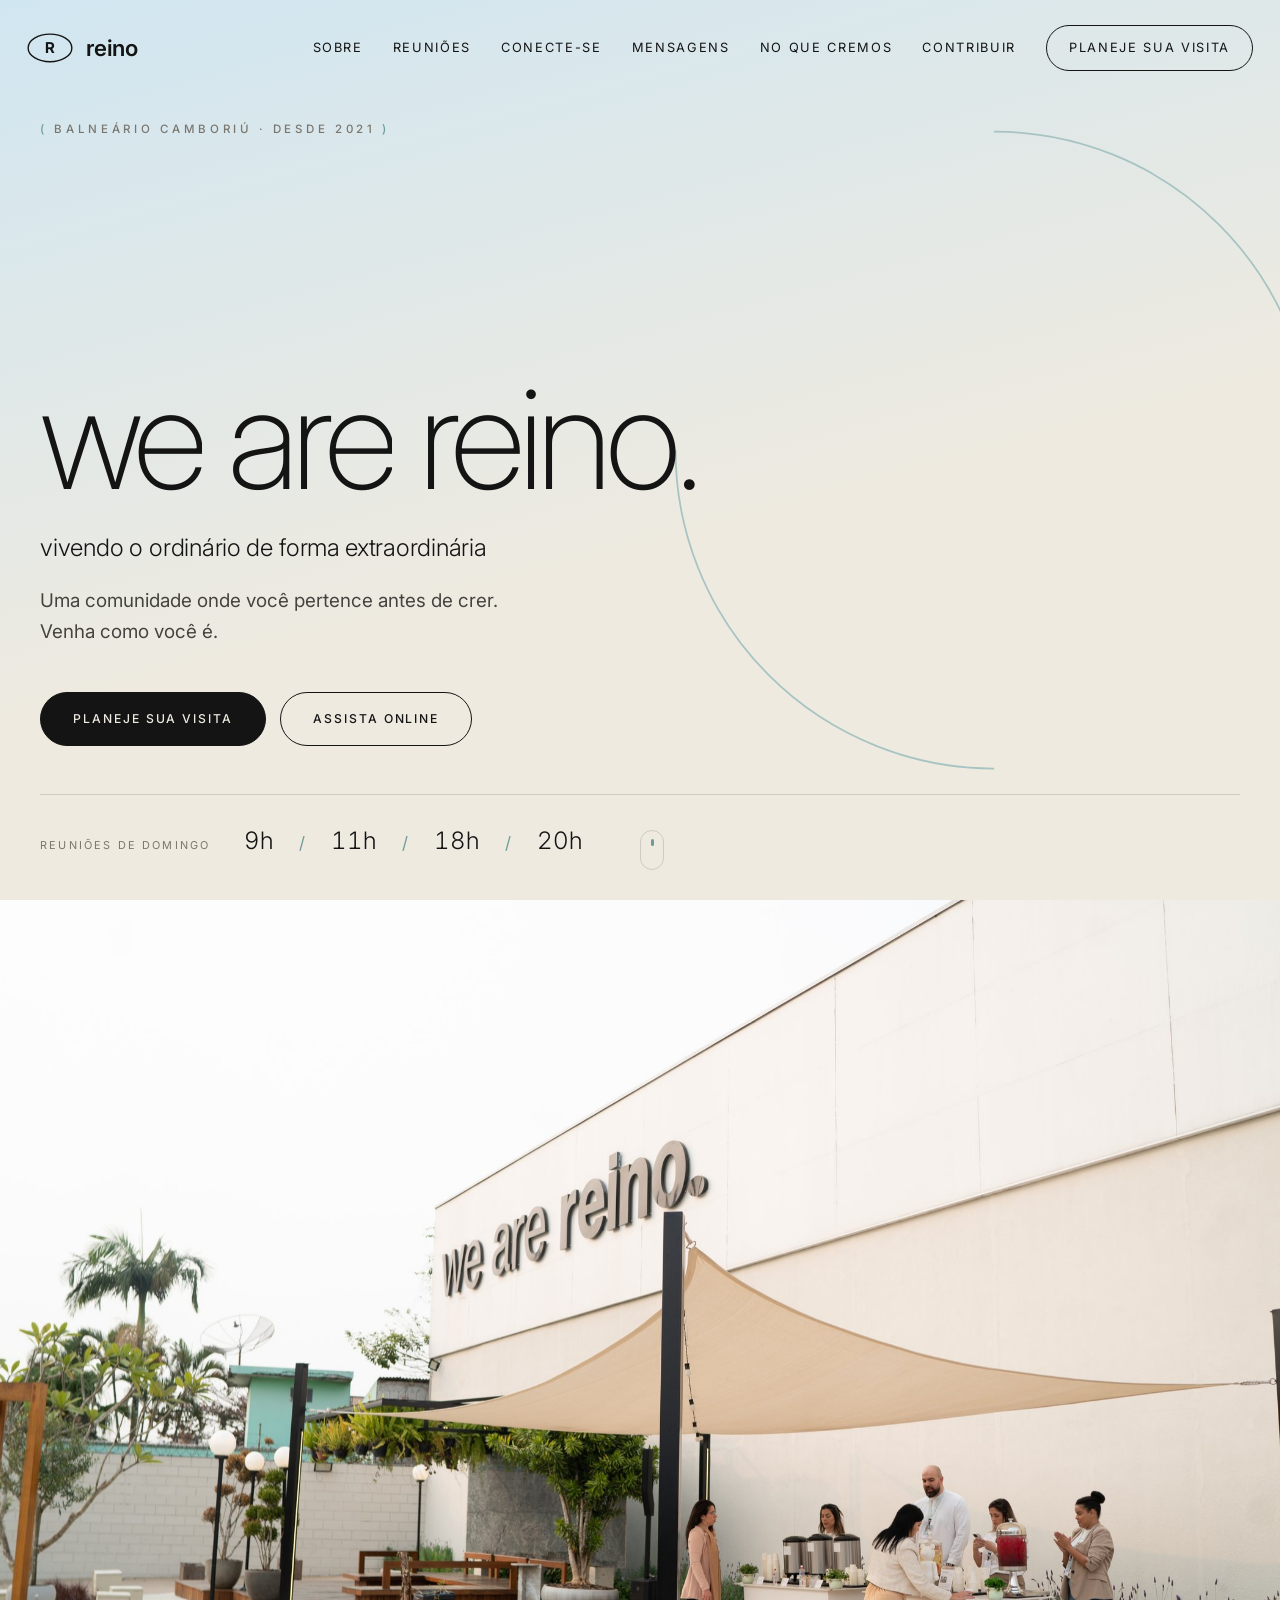
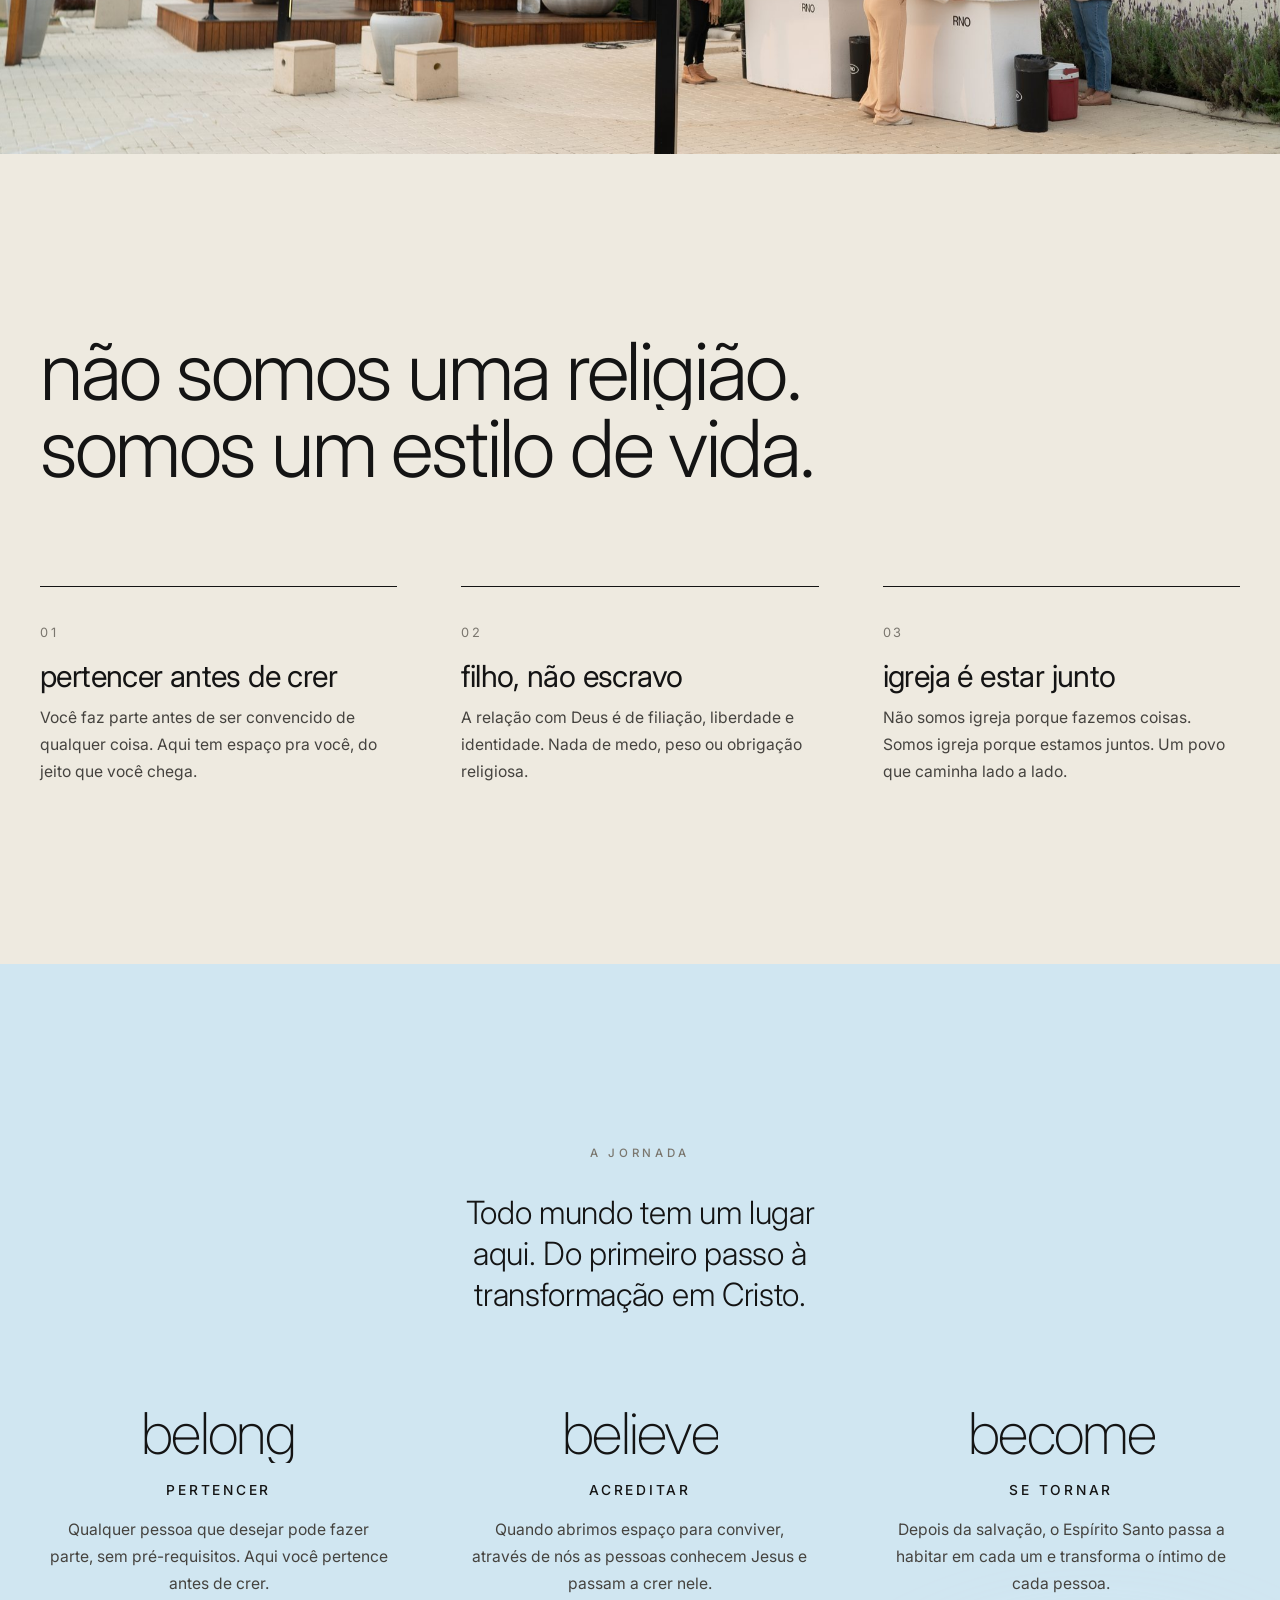
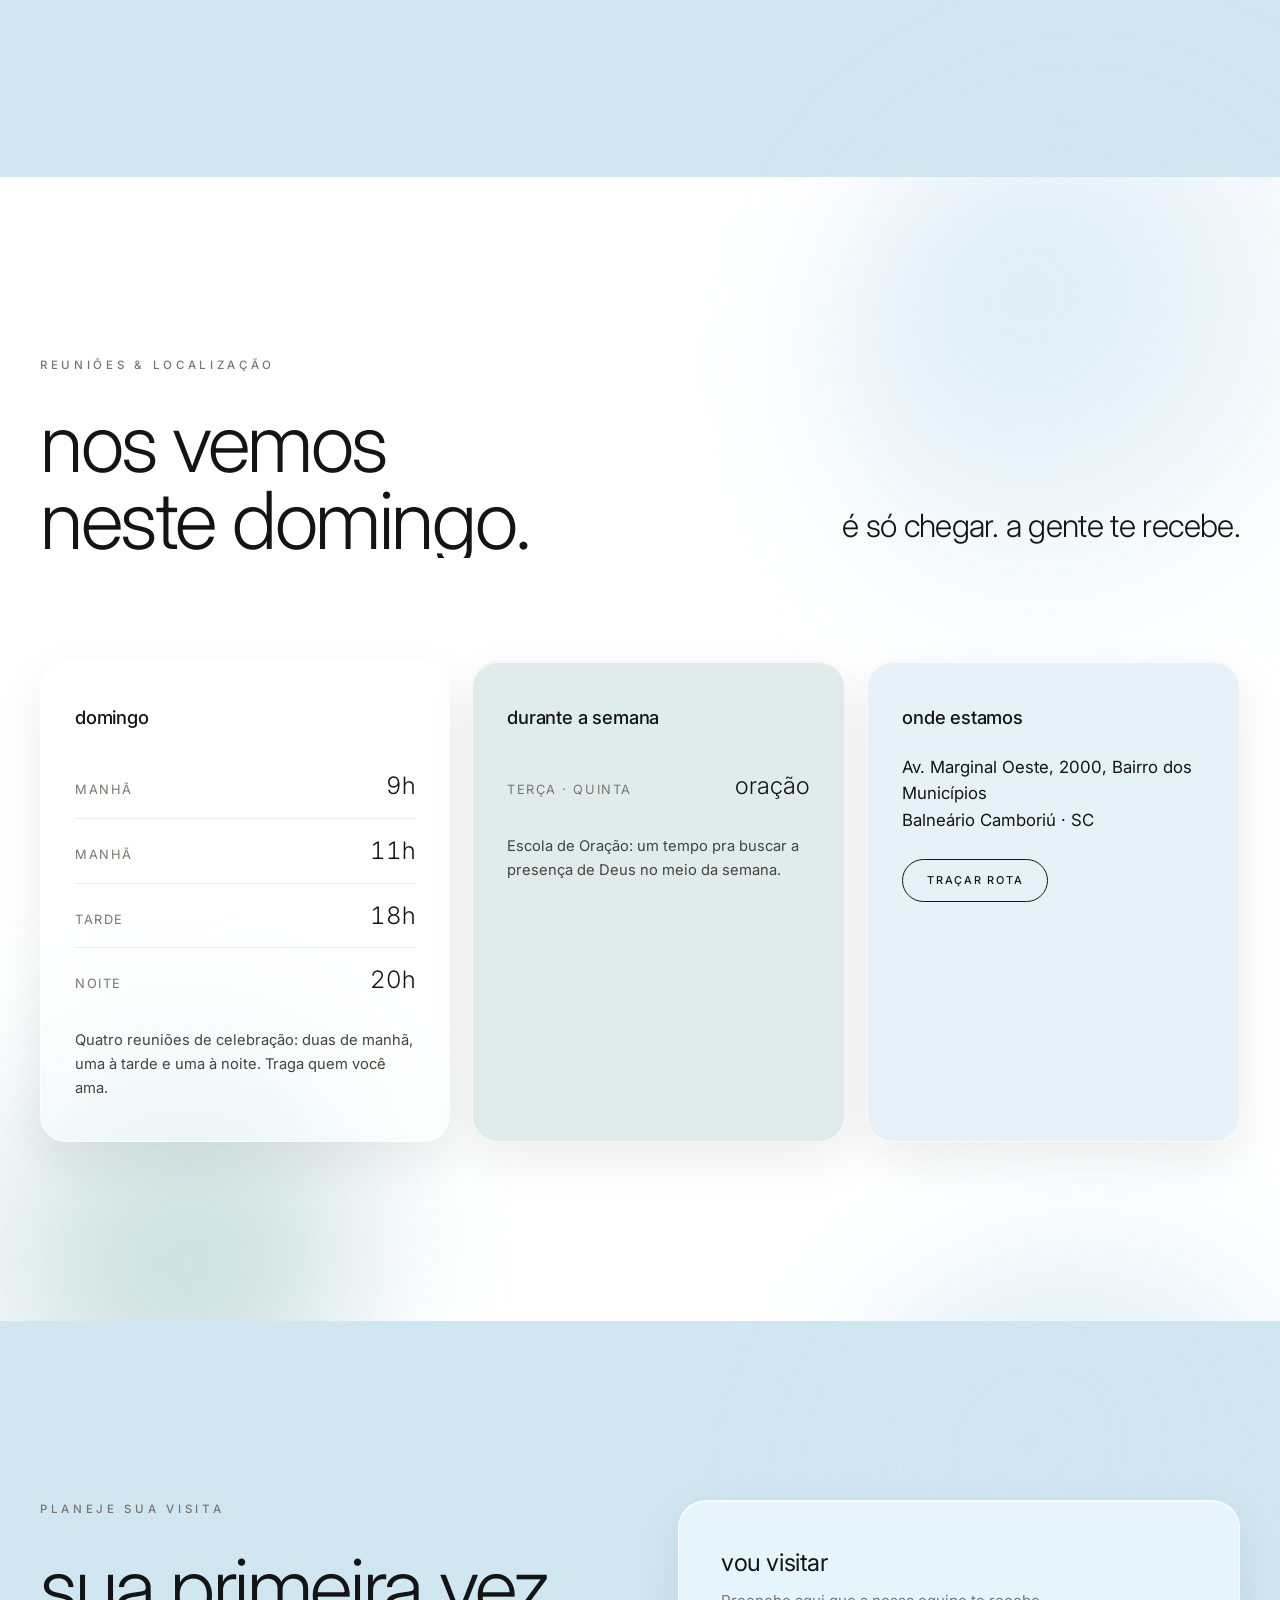
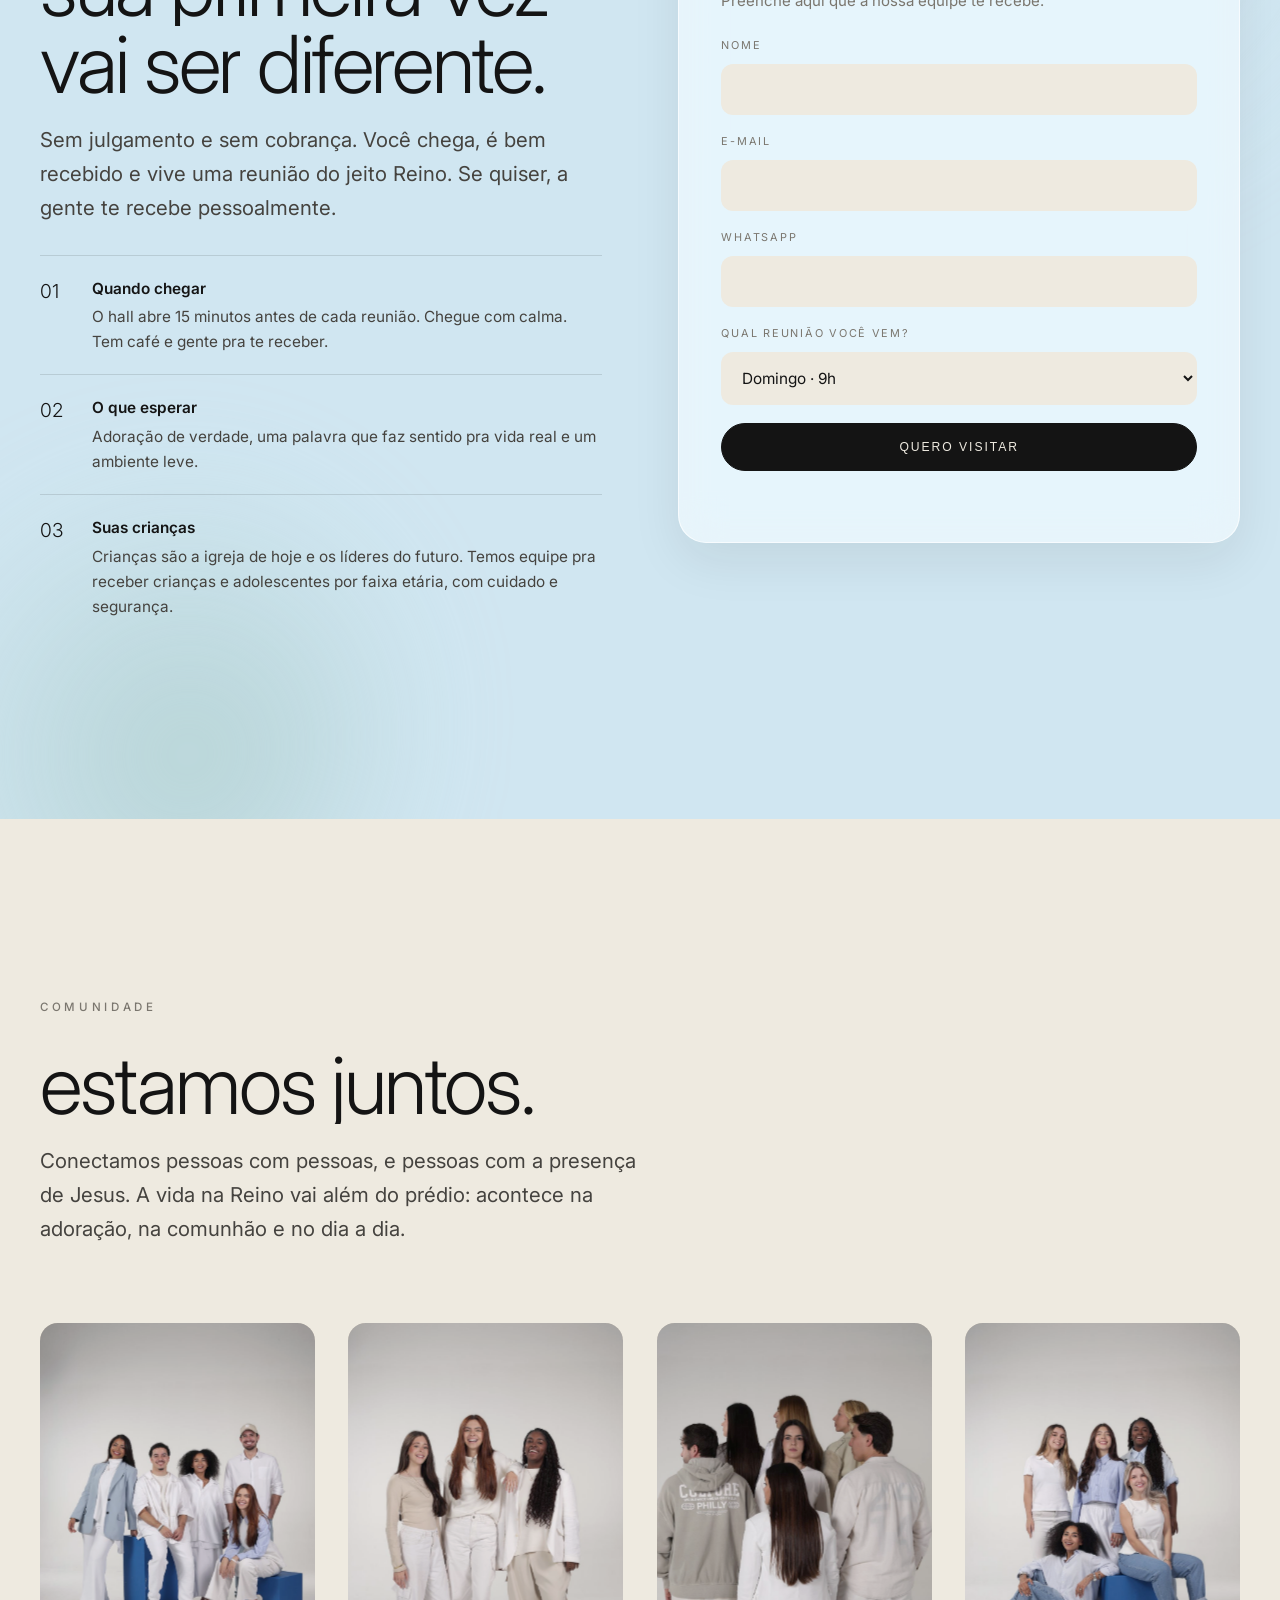
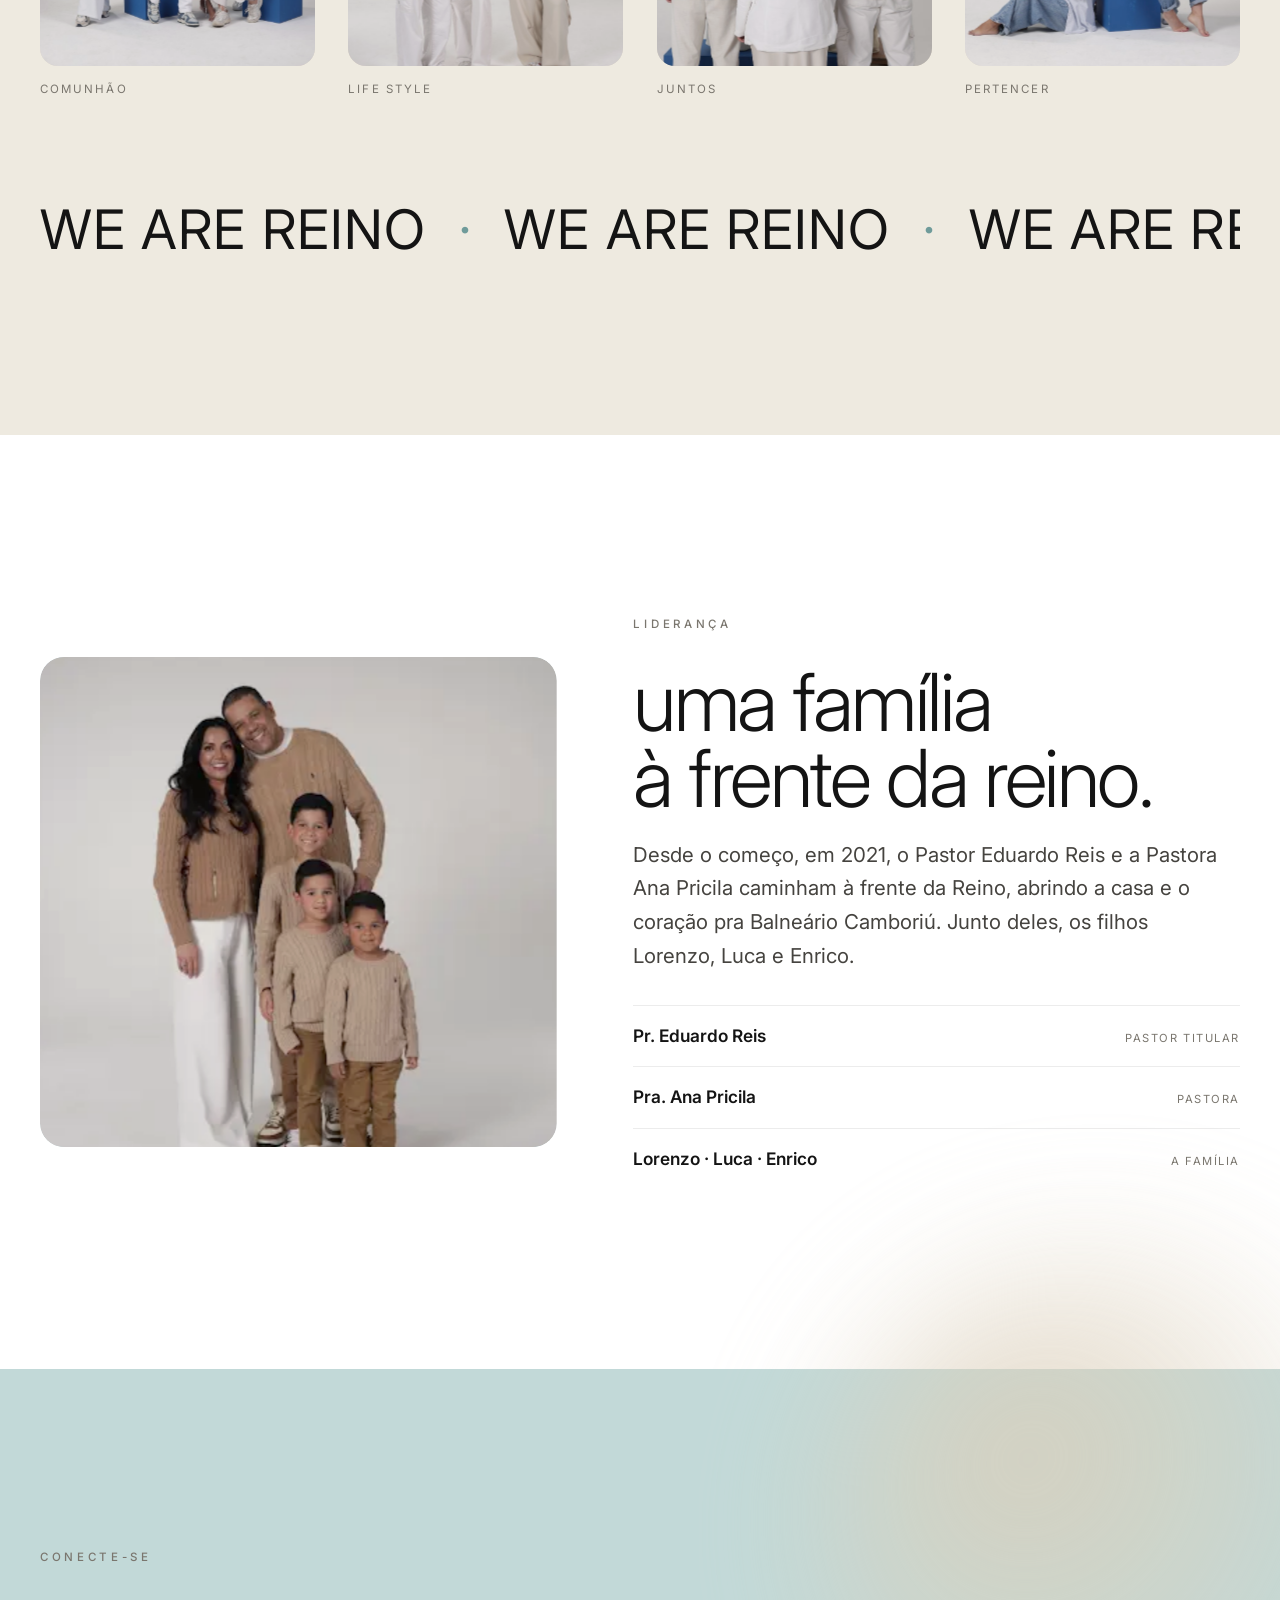
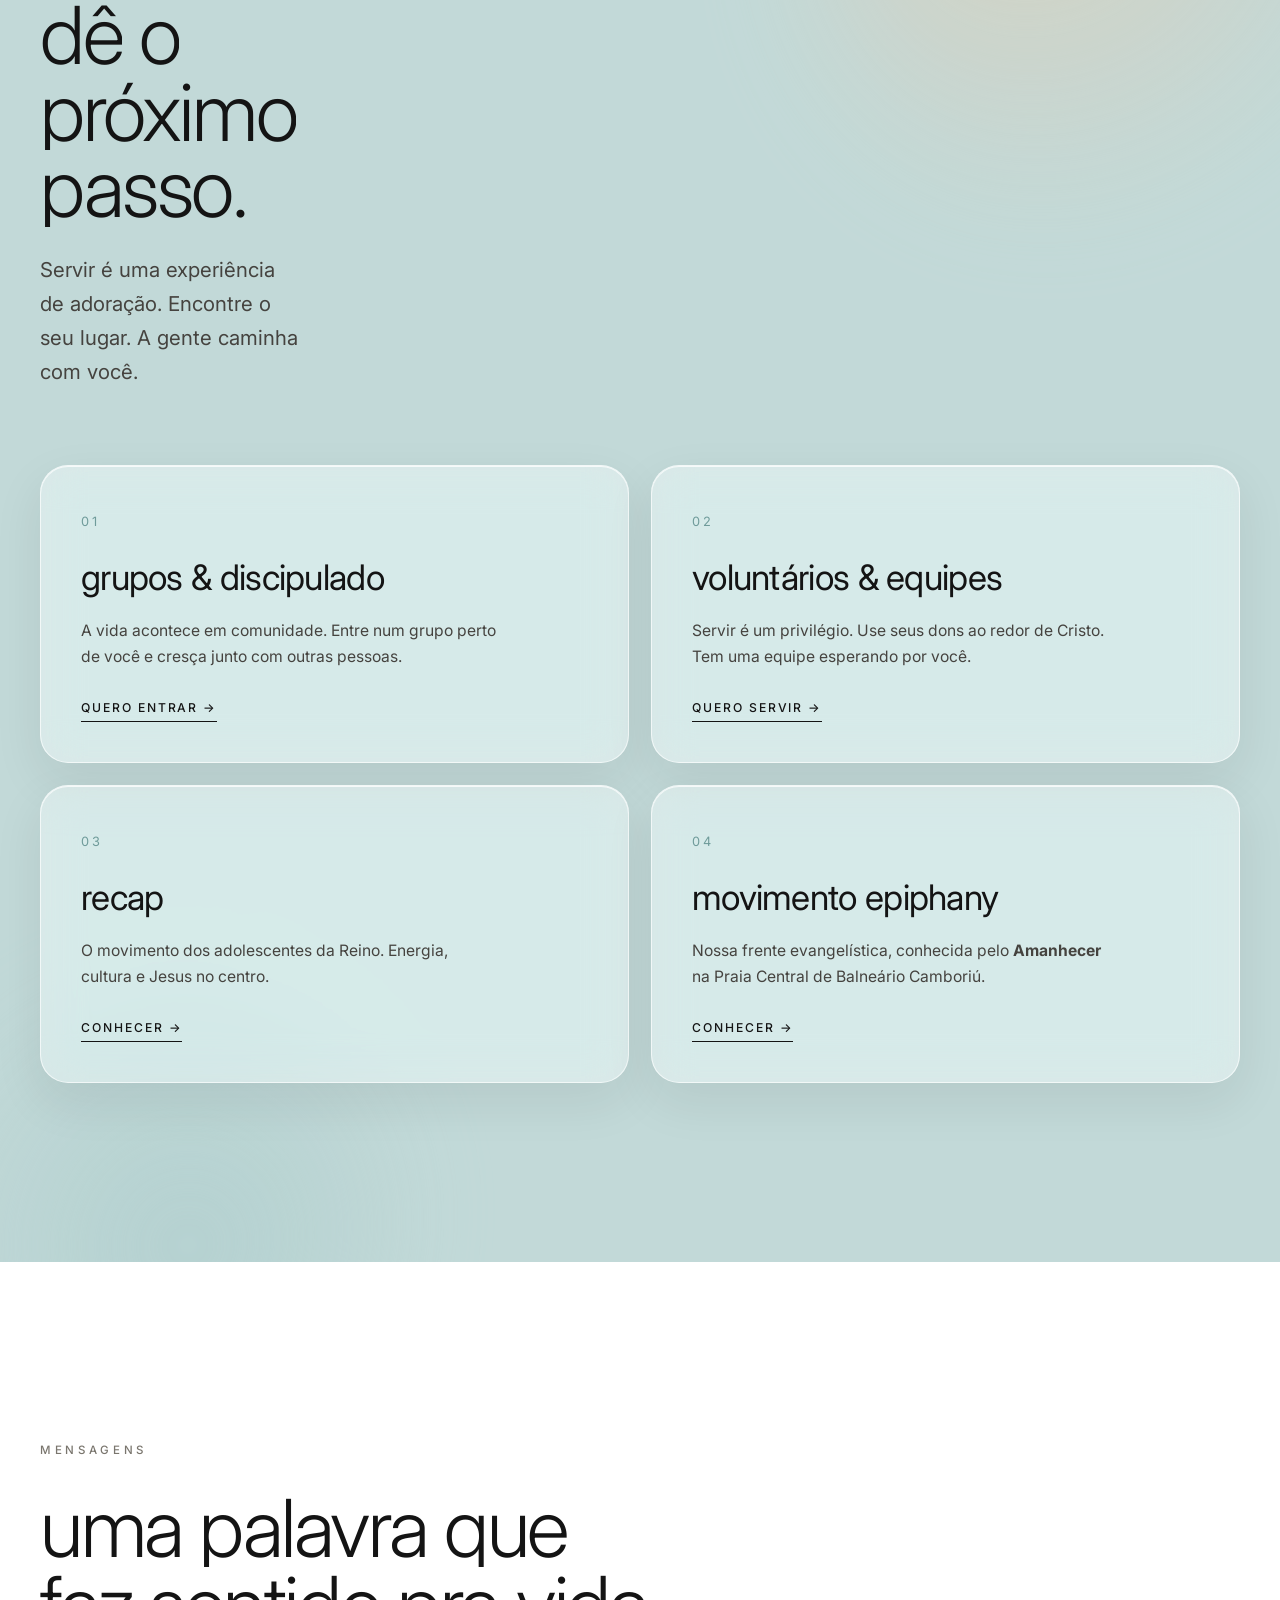
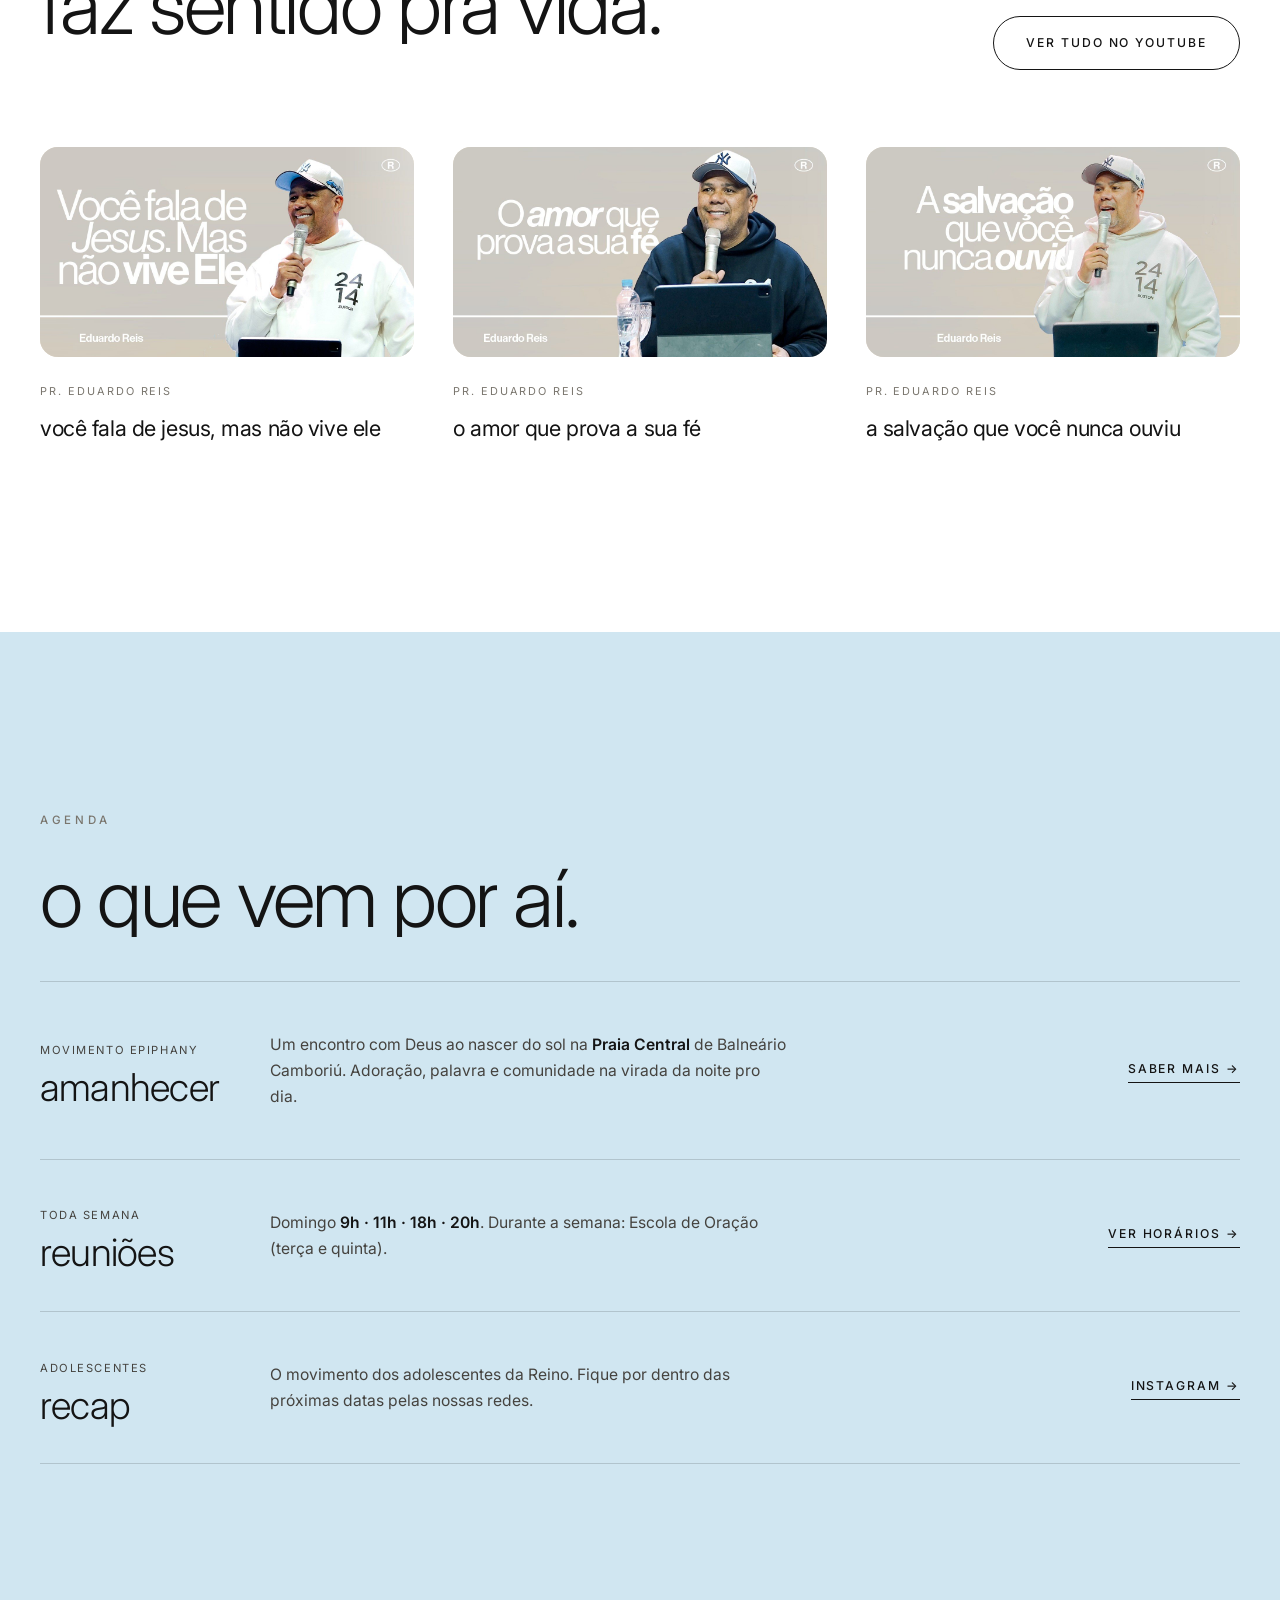
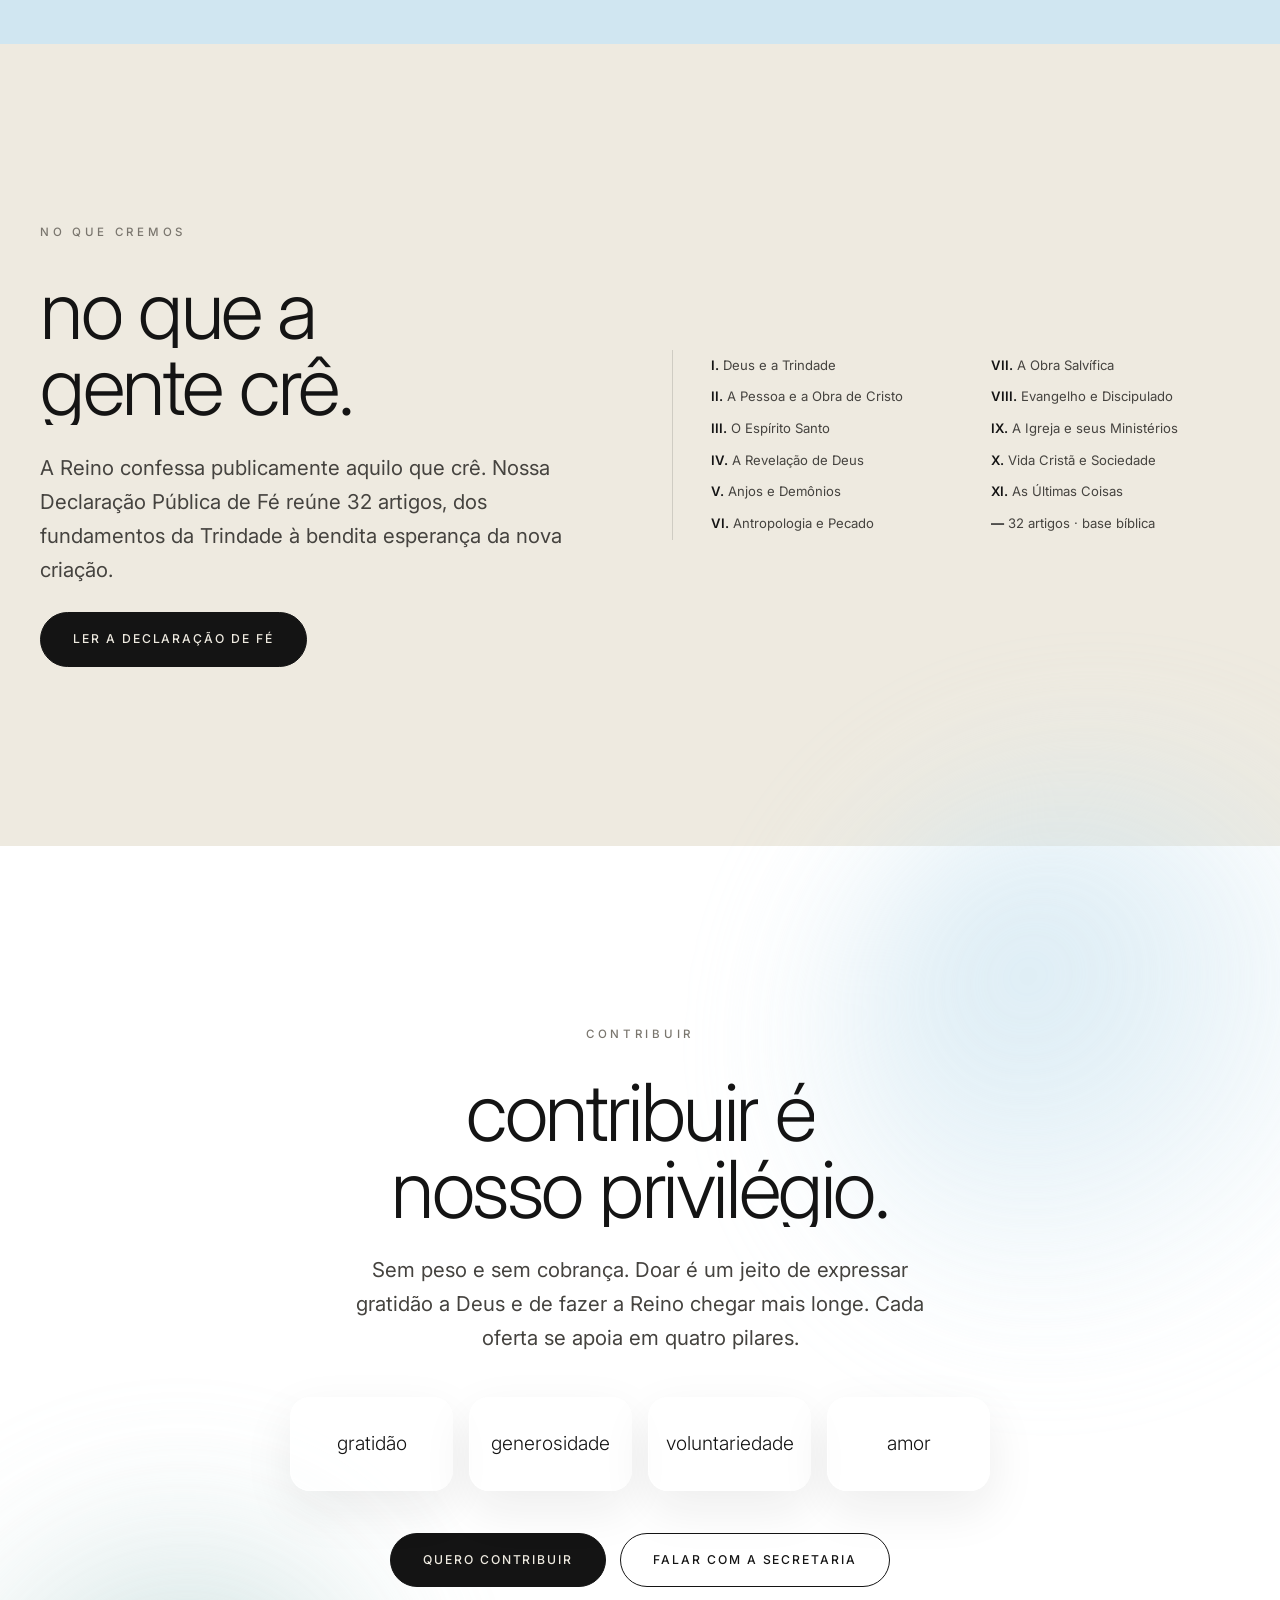
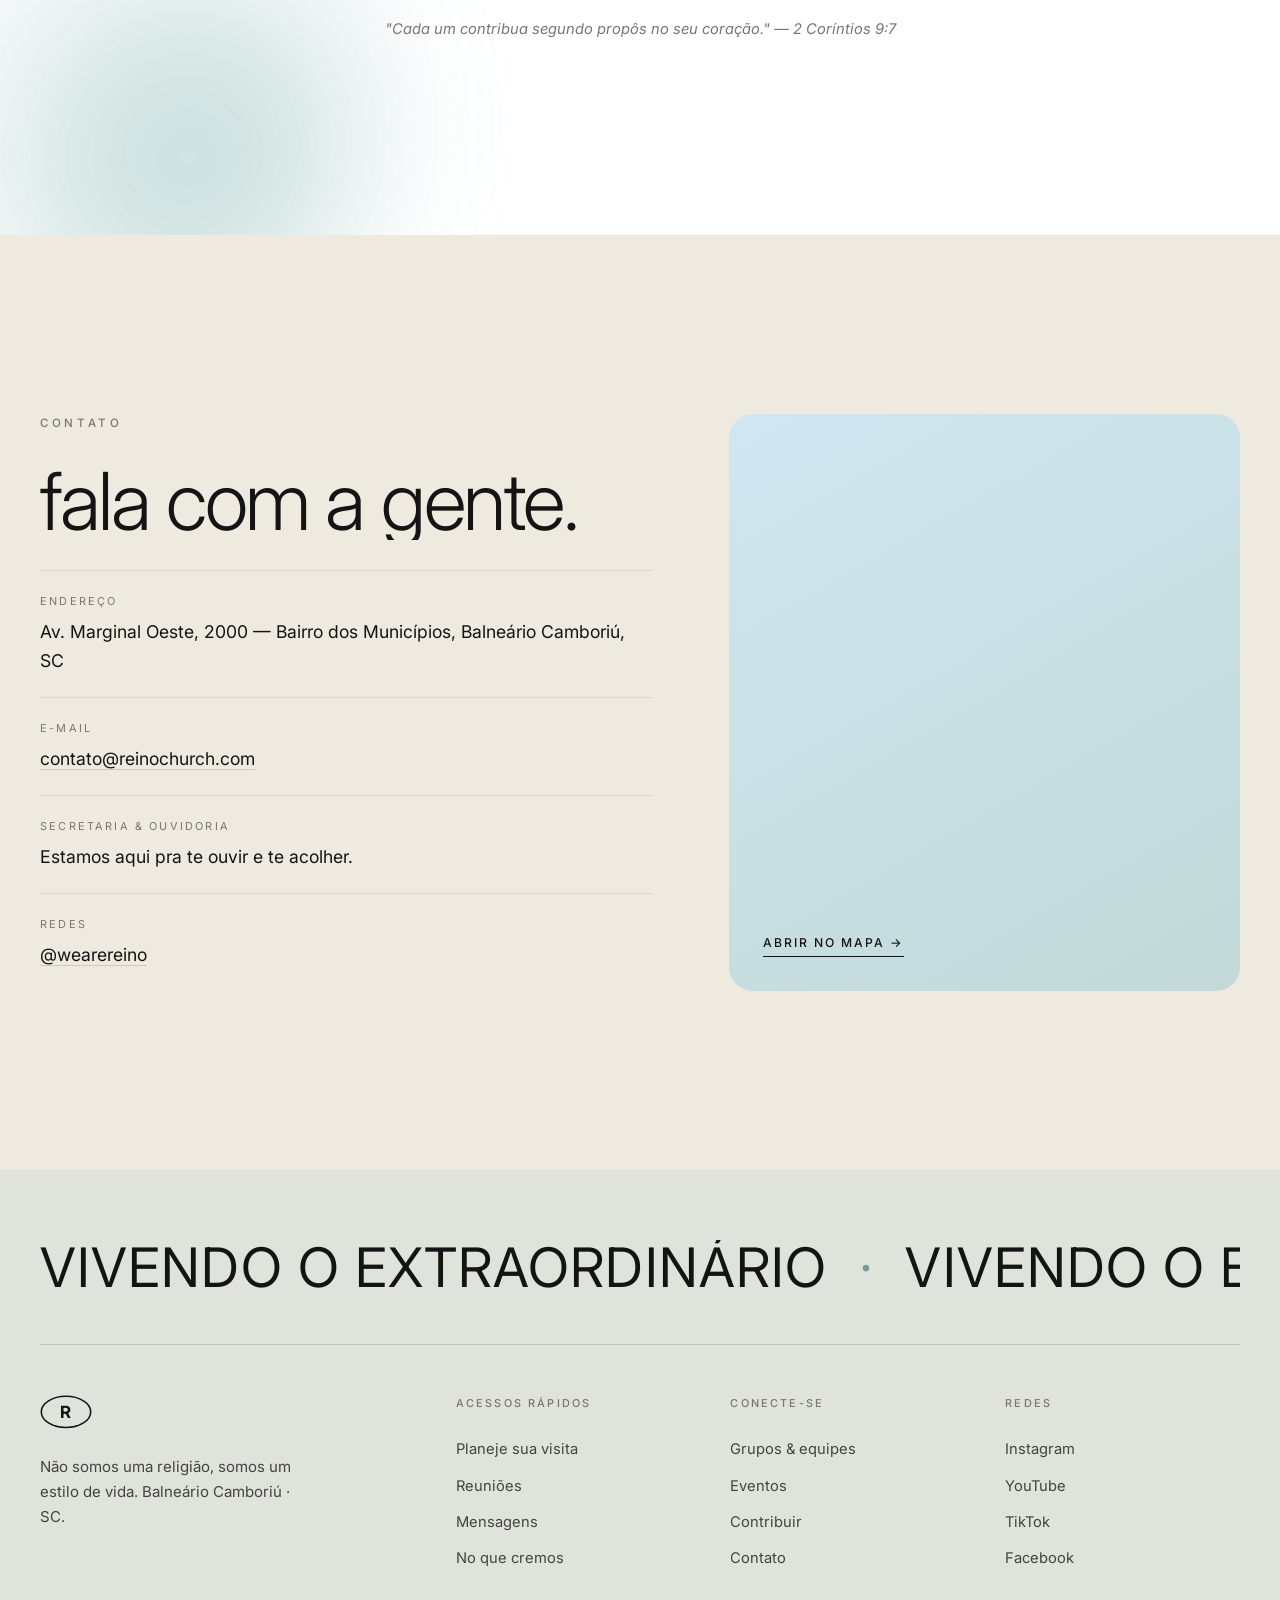
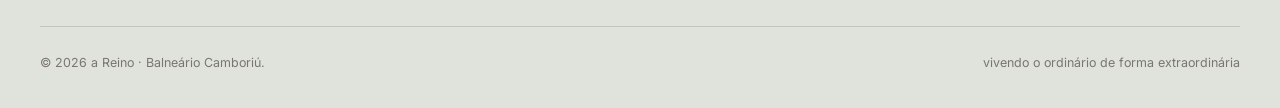
<file: index.html>
<!DOCTYPE html>
<html lang="pt-BR">
<head>
  <meta charset="UTF-8" />
  <meta name="viewport" content="width=device-width, initial-scale=1.0" />
  <title>a Reino · Balneário Camboriú</title>
  <meta name="description" content="A Reino é uma comunidade em Balneário Camboriú. Não somos uma religião: pertencer antes de crer, filho e não escravo. Planeje sua visita." />
  <meta name="theme-color" content="#D0E6F1" />
  <meta property="og:title" content="a Reino · Balneário Camboriú" />
  <meta property="og:description" content="Reino x religião. Vivendo o ordinário de forma extraordinária. Planeje sua visita." />
  <meta property="og:type" content="website" />
  <meta property="og:locale" content="pt_BR" />

  <link rel="preconnect" href="https://fonts.googleapis.com" />
  <link rel="preconnect" href="https://fonts.gstatic.com" crossorigin />
  <link href="https://fonts.googleapis.com/css2?family=Inter:wght@300;400;500;600;700&display=swap" rel="stylesheet" />
  <link rel="stylesheet" href="css/styles.css" />
  <link rel="icon" href="data:image/svg+xml,%3Csvg xmlns='http://www.w3.org/2000/svg' viewBox='0 0 64 64'%3E%3Crect width='64' height='64' fill='%23141414'/%3E%3Cellipse cx='32' cy='32' rx='24' ry='16' fill='none' stroke='%23EEEAE0' stroke-width='2.5'/%3E%3Ctext x='32' y='42' font-family='Arial' font-weight='bold' font-size='26' fill='%23EEEAE0' text-anchor='middle'%3ER%3C/text%3E%3C/svg%3E" />
</head>
<body>
  <!-- ===== HEADER ===== -->
  <header class="site-header" id="siteHeader">
    <div class="container nav-inner">
      <a href="#top" class="brand" aria-label="a Reino - início">
        <span class="mark" aria-hidden="true"><svg viewBox="0 0 80 52" fill="none"><ellipse cx="40" cy="26" rx="38" ry="24" stroke="currentColor" stroke-width="2.4"/><text x="40" y="35" text-anchor="middle" font-family="Inter, Arial, sans-serif" font-weight="700" font-size="26" fill="currentColor">R</text></svg></span>
        <span class="brand-word">reino</span>
      </a>
      <nav class="nav-links" id="navLinks" aria-label="Navegação principal">
        <a href="#manifesto">Sobre</a>
        <a href="#reunioes">Reuniões</a>
        <a href="#conecte">Conecte-se</a>
        <a href="#mensagens">Mensagens</a>
        <a href="fe.html">No que cremos</a>
        <a href="#contribuir">Contribuir</a>
        <a href="#visita" class="nav-cta">Planeje sua visita</a>
      </nav>
      <button class="nav-toggle" id="navToggle" aria-label="Abrir menu" aria-expanded="false" aria-controls="navLinks">
        <span></span><span></span><span></span>
      </button>
    </div>
  </header>

  <!-- ===== HERO ===== -->
  <section class="hero" id="top">
    <svg class="hero-arcs" viewBox="0 0 400 400" fill="none" aria-hidden="true"><path d="M200 18 A182 182 0 0 1 382 200" stroke="currentColor" stroke-width="1"/><path d="M200 382 A182 182 0 0 1 18 200" stroke="currentColor" stroke-width="1"/></svg>
    <div class="hero-top">
      <div class="container"><p class="eyebrow hero-eyebrow"><span class="paren">(</span>&nbsp;Balneário Camboriú · desde 2021&nbsp;<span class="paren">)</span></p></div>
    </div>
    <div class="container hero-main">
      <h1 class="hero-title">we are reino.</h1>
      <p class="hero-tagline">vivendo o ordinário de forma extraordinária</p>
      <p class="hero-sub">Uma comunidade onde você pertence antes de crer. Venha como você é.</p>
      <div class="hero-actions">
        <a href="#visita" class="btn btn-solid">Planeje sua visita</a>
        <a href="#mensagens" class="btn btn-line">Assista online</a>
      </div>
      <div class="hero-times">
        <span class="lbl">Reuniões de domingo</span>
        <span class="slot">9h</span><span class="sep">/</span>
        <span class="slot">11h</span><span class="sep">/</span>
        <span class="slot">18h</span><span class="sep">/</span>
        <span class="slot">20h</span>
      </div>
    </div>
    <a href="#manifesto" class="hero-scroll" aria-label="Rolar para baixo"><span></span></a>
  </section>

  <!-- ===== FACHADA (full-bleed) ===== -->
  <section class="fachada-band" aria-label="Prédio da Reino">
    <img src="assets/img/fachada.jpg" alt="Fachada da Reino com o letreiro 'we are reino' e a recepção no pátio" width="2200" height="1467" loading="lazy" />
  </section>

  <!-- ===== MANIFESTO ===== -->
  <section class="section section-manifesto" id="manifesto">
    <div class="container">
      <h2 class="h2 manifesto-head reveal">não somos uma religião. somos um estilo de vida.</h2>
      <div class="manifesto-grid">
        <article class="mani-card reveal">
          <span class="n">01</span>
          <h3>pertencer antes de crer</h3>
          <p>Você faz parte antes de ser convencido de qualquer coisa. Aqui tem espaço pra você, do jeito que você chega.</p>
        </article>
        <article class="mani-card reveal">
          <span class="n">02</span>
          <h3>filho, não escravo</h3>
          <p>A relação com Deus é de filiação, liberdade e identidade. Nada de medo, peso ou obrigação religiosa.</p>
        </article>
        <article class="mani-card reveal">
          <span class="n">03</span>
          <h3>igreja é estar junto</h3>
          <p>Não somos igreja porque fazemos coisas. Somos igreja porque estamos juntos. Um povo que caminha lado a lado.</p>
        </article>
      </div>
    </div>
  </section>

  <!-- ===== JORNADA (belong · believe · become) ===== -->
  <section class="section section-journey" id="jornada">
    <div class="container">
      <div class="journey-head reveal">
        <p class="eyebrow">A jornada</p>
        <p class="journey-lead">Todo mundo tem um lugar aqui. Do primeiro passo à transformação em Cristo.</p>
      </div>
      <div class="journey-grid">
        <article class="journey-step reveal">
          <span class="journey-en">belong</span>
          <h3>pertencer</h3>
          <p>Qualquer pessoa que desejar pode fazer parte, sem pré-requisitos. Aqui você pertence antes de crer.</p>
        </article>
        <article class="journey-step reveal">
          <span class="journey-en">believe</span>
          <h3>acreditar</h3>
          <p>Quando abrimos espaço para conviver, através de nós as pessoas conhecem Jesus e passam a crer nele.</p>
        </article>
        <article class="journey-step reveal">
          <span class="journey-en">become</span>
          <h3>se tornar</h3>
          <p>Depois da salvação, o Espírito Santo passa a habitar em cada um e transforma o íntimo de cada pessoa.</p>
        </article>
      </div>
    </div>
  </section>

  <!-- ===== REUNIÕES ===== -->
  <section class="section section-reunioes orbs" id="reunioes">
    <div class="container">
      <div class="reunioes-top reveal">
        <div>
          <p class="eyebrow">Reuniões &amp; localização</p>
          <h2 class="h2">nos vemos<br />neste domingo.</h2>
        </div>
        <p class="see">é só chegar. a gente te recebe.</p>
      </div>
      <div class="times-grid">
        <div class="tcard reveal">
          <p class="k">domingo</p>
          <ul class="slots">
            <li><span class="when">manhã</span><span class="hr">9h</span></li>
            <li><span class="when">manhã</span><span class="hr">11h</span></li>
            <li><span class="when">tarde</span><span class="hr">18h</span></li>
            <li><span class="when">noite</span><span class="hr">20h</span></li>
          </ul>
          <p class="note">Quatro reuniões de celebração: duas de manhã, uma à tarde e uma à noite. Traga quem você ama.</p>
        </div>
        <div class="tcard mar reveal">
          <p class="k">durante a semana</p>
          <ul class="slots">
            <li><span class="when">terça · quinta</span><span class="hr">oração</span></li>
          </ul>
          <p class="note">Escola de Oração: um tempo pra buscar a presença de Deus no meio da semana.</p>
        </div>
        <div class="tcard ceu reveal">
          <p class="k">onde estamos</p>
          <p class="addr">Av. Marginal Oeste, 2000, Bairro dos Municípios<br />Balneário Camboriú · SC</p>
          <a class="btn btn-line btn-sm" href="https://www.google.com/maps/search/?api=1&query=Av.+Marginal+Oeste+2000+Balneario+Camboriu" target="_blank" rel="noopener">Traçar rota</a>
        </div>
      </div>
    </div>
  </section>

  <!-- ===== VISITA ===== -->
  <section class="section section-visita orbs" id="visita">
    <div class="container visita-grid">
      <div class="visita-copy reveal">
        <p class="eyebrow">Planeje sua visita</p>
        <h2 class="h2">sua primeira vez<br />vai ser diferente.</h2>
        <p class="lead">Sem julgamento e sem cobrança. Você chega, é bem recebido e vive uma reunião do jeito Reino. Se quiser, a gente te recebe pessoalmente.</p>
        <ul class="expect">
          <li><span class="num">01</span><p><strong>Quando chegar</strong>O hall abre 15 minutos antes de cada reunião. Chegue com calma. Tem café e gente pra te receber.</p></li>
          <li><span class="num">02</span><p><strong>O que esperar</strong>Adoração de verdade, uma palavra que faz sentido pra vida real e um ambiente leve.</p></li>
          <li><span class="num">03</span><p><strong>Suas crianças</strong>Crianças são a igreja de hoje e os líderes do futuro. Temos equipe pra receber crianças e adolescentes por faixa etária, com cuidado e segurança.</p></li>
        </ul>
      </div>
      <form class="form-card reveal" id="visitForm" novalidate>
        <h3>vou visitar</h3>
        <p class="sub">Preenche aqui que a nossa equipe te recebe.</p>
        <div class="field"><label for="nome">Nome</label><input type="text" id="nome" name="nome" autocomplete="name" required /></div>
        <div class="field"><label for="email">E-mail</label><input type="email" id="email" name="email" autocomplete="email" required /></div>
        <div class="field"><label for="telefone">WhatsApp</label><input type="tel" id="telefone" name="telefone" autocomplete="tel" /></div>
        <div class="field">
          <label for="reuniao">Qual reunião você vem?</label>
          <select id="reuniao" name="reuniao">
            <option value="dom-9">Domingo · 9h</option>
            <option value="dom-11">Domingo · 11h</option>
            <option value="dom-18">Domingo · 18h</option>
            <option value="dom-20">Domingo · 20h</option>
            <option value="semana">Durante a semana</option>
          </select>
        </div>
        <button type="submit" class="btn btn-solid" style="width:100%">Quero visitar</button>
        <p class="form-feedback" id="formFeedback" role="status" aria-live="polite"></p>
      </form>
    </div>
  </section>

  <!-- ===== COMUNIDADE ===== -->
  <section class="section section-comunidade comunidade" id="comunidade">
    <div class="container">
      <div class="comunidade-head reveal">
        <p class="eyebrow">Comunidade</p>
        <h2 class="h2">estamos juntos.</h2>
        <p class="lead">Conectamos pessoas com pessoas, e pessoas com a presença de Jesus. A vida na Reino vai além do prédio: acontece na adoração, na comunhão e no dia a dia.</p>
      </div>
      <div class="gallery">
        <figure class="gcard reveal"><div class="gphoto photo-treat"><img src="assets/img/com1.jpg" alt="Comunidade da Reino reunida" width="1000" height="1500" loading="lazy" /></div><figcaption>comunhão</figcaption></figure>
        <figure class="gcard reveal"><div class="gphoto photo-treat"><img src="assets/img/com4.jpg" alt="Pessoas da Reino juntas" width="1000" height="1500" loading="lazy" /></div><figcaption>life style</figcaption></figure>
        <figure class="gcard reveal"><div class="gphoto photo-treat"><img src="assets/img/com2.jpg" alt="Geração da Reino" width="1000" height="1500" loading="lazy" /></div><figcaption>juntos</figcaption></figure>
        <figure class="gcard reveal"><div class="gphoto photo-treat"><img src="assets/img/com3.jpg" alt="Mulheres da Reino" width="1000" height="1500" loading="lazy" /></div><figcaption>pertencer</figcaption></figure>
      </div>
      <div class="wordband reveal" aria-hidden="true"><span>we</span><span>are</span><span>reino</span></div>
    </div>
  </section>

  <!-- ===== LIDERANÇA ===== -->
  <section class="section section-lideranca" id="lideranca">
    <div class="container lid-grid">
      <figure class="lid-photo photo-treat reveal">
        <img src="assets/img/familia-pastoral.webp" alt="Família pastoral da Reino: Pastor Eduardo Reis, Pastora Ana Pricila e os filhos Lorenzo, Luca e Enrico" width="820" height="753" />
      </figure>
      <div class="lid-copy reveal">
        <p class="eyebrow">Liderança</p>
        <h2 class="h2">uma família<br />à frente da reino.</h2>
        <p class="lead">Desde o começo, em 2021, o Pastor Eduardo Reis e a Pastora Ana Pricila caminham à frente da Reino, abrindo a casa e o coração pra Balneário Camboriú. Junto deles, os filhos Lorenzo, Luca e Enrico.</p>
        <ul class="lid-names">
          <li><strong>Pr. Eduardo Reis</strong><span>pastor titular</span></li>
          <li><strong>Pra. Ana Pricila</strong><span>pastora</span></li>
          <li><strong>Lorenzo · Luca · Enrico</strong><span>a família</span></li>
        </ul>
      </div>
    </div>
  </section>

  <!-- ===== CONECTE-SE ===== -->
  <section class="section section-conecte orbs orbs-areia" id="conecte">
    <div class="container">
      <div class="conecte-head reveal">
        <p class="eyebrow">Conecte-se</p>
        <h2 class="h2">dê o próximo passo.</h2>
        <p class="lead">Servir é uma experiência de adoração. Encontre o seu lugar. A gente caminha com você.</p>
      </div>
      <div class="conecte-grid">
        <article class="cn reveal"><span class="num">01</span><h3>grupos &amp; discipulado</h3><p>A vida acontece em comunidade. Entre num grupo perto de você e cresça junto com outras pessoas.</p><a href="#visita" class="textlink">Quero entrar →</a></article>
        <article class="cn reveal"><span class="num">02</span><h3>voluntários &amp; equipes</h3><p>Servir é um privilégio. Use seus dons ao redor de Cristo. Tem uma equipe esperando por você.</p><a href="#visita" class="textlink">Quero servir →</a></article>
        <article class="cn reveal"><span class="num">03</span><h3>recap</h3><p>O movimento dos adolescentes da Reino. Energia, cultura e Jesus no centro.</p><a href="#eventos" class="textlink">Conhecer →</a></article>
        <article class="cn reveal"><span class="num">04</span><h3>movimento epiphany</h3><p>Nossa frente evangelística, conhecida pelo <strong>Amanhecer</strong> na Praia Central de Balneário Camboriú.</p><a href="#eventos" class="textlink">Conhecer →</a></article>
      </div>
    </div>
  </section>

  <!-- ===== MENSAGENS ===== -->
  <section class="section section-mensagens" id="mensagens">
    <div class="container">
      <div class="mensagens-top reveal">
        <div>
          <p class="eyebrow">Mensagens</p>
          <h2 class="h2">uma palavra que<br />faz sentido pra vida.</h2>
        </div>
        <a href="https://www.youtube.com/@wearereino" target="_blank" rel="noopener" class="btn btn-line">Ver tudo no YouTube</a>
      </div>
      <div class="msg-grid">
        <a class="msg reveal" href="https://www.youtube.com/@wearereino" target="_blank" rel="noopener"><div class="msg-thumb"><img src="assets/img/msg1.jpg" alt="Mensagem: Você fala de Jesus. Mas não vive Ele — Pr. Eduardo Reis" width="1280" height="720" loading="lazy" /></div><span class="series">Pr. Eduardo Reis</span><h3>você fala de Jesus, mas não vive Ele</h3></a>
        <a class="msg reveal" href="https://www.youtube.com/@wearereino" target="_blank" rel="noopener"><div class="msg-thumb"><img src="assets/img/msg2.jpg" alt="Mensagem: O amor que prova a sua fé — Pr. Eduardo Reis" width="1280" height="720" loading="lazy" /></div><span class="series">Pr. Eduardo Reis</span><h3>o amor que prova a sua fé</h3></a>
        <a class="msg reveal" href="https://www.youtube.com/@wearereino" target="_blank" rel="noopener"><div class="msg-thumb"><img src="assets/img/msg3.jpg" alt="Mensagem: A salvação que você nunca ouviu — Pr. Eduardo Reis" width="1280" height="720" loading="lazy" /></div><span class="series">Pr. Eduardo Reis</span><h3>a salvação que você nunca ouviu</h3></a>
      </div>
    </div>
  </section>

  <!-- ===== EVENTOS ===== -->
  <section class="section section-eventos" id="eventos">
    <div class="container">
      <p class="eyebrow reveal">Agenda</p>
      <h2 class="h2 reveal" style="margin-bottom:44px">o que vem por aí.</h2>
      <div class="ev-list">
        <article class="ev reveal">
          <div><span class="tag">movimento epiphany</span><div class="big">amanhecer</div></div>
          <p class="info">Um encontro com Deus ao nascer do sol na <strong>Praia Central</strong> de Balneário Camboriú. Adoração, palavra e comunidade na virada da noite pro dia.</p>
          <a href="#contato" class="textlink">Saber mais →</a>
        </article>
        <article class="ev reveal">
          <div><span class="tag">toda semana</span><div class="big">reuniões</div></div>
          <p class="info">Domingo <strong>9h · 11h · 18h · 20h</strong>. Durante a semana: Escola de Oração (terça e quinta).</p>
          <a href="#reunioes" class="textlink">Ver horários →</a>
        </article>
        <article class="ev reveal">
          <div><span class="tag">adolescentes</span><div class="big">recap</div></div>
          <p class="info">O movimento dos adolescentes da Reino. Fique por dentro das próximas datas pelas nossas redes.</p>
          <a href="https://www.instagram.com/wearereino/" target="_blank" rel="noopener" class="textlink">Instagram →</a>
        </article>
      </div>
    </div>
  </section>

  <!-- ===== NO QUE CREMOS ===== -->
  <section class="section section-cremos" id="cremos">
    <div class="container cremos-inner">
      <div class="reveal">
        <p class="eyebrow">No que cremos</p>
        <h2 class="h2">no que a<br />gente crê.</h2>
        <p class="lead">A Reino confessa publicamente aquilo que crê. Nossa Declaração Pública de Fé reúne 32 artigos, dos fundamentos da Trindade à bendita esperança da nova criação.</p>
        <p style="margin:26px 0 0"><a href="fe.html" class="btn btn-solid">Ler a Declaração de Fé</a></p>
      </div>
      <div class="cremos-side reveal">
        <ol>
          <li><b>I.</b> Deus e a Trindade</li>
          <li><b>II.</b> A Pessoa e a Obra de Cristo</li>
          <li><b>III.</b> O Espírito Santo</li>
          <li><b>IV.</b> A Revelação de Deus</li>
          <li><b>V.</b> Anjos e Demônios</li>
          <li><b>VI.</b> Antropologia e Pecado</li>
          <li><b>VII.</b> A Obra Salvífica</li>
          <li><b>VIII.</b> Evangelho e Discipulado</li>
          <li><b>IX.</b> A Igreja e seus Ministérios</li>
          <li><b>X.</b> Vida Cristã e Sociedade</li>
          <li><b>XI.</b> As Últimas Coisas</li>
          <li><b>—</b> 32 artigos · base bíblica</li>
        </ol>
      </div>
    </div>
  </section>

  <!-- ===== CONTRIBUIR ===== -->
  <section class="section section-contribuir orbs" id="contribuir">
    <div class="container contribuir-inner reveal">
      <p class="eyebrow">Contribuir</p>
      <h2 class="h2">contribuir é<br />nosso privilégio.</h2>
      <p class="lead" style="margin-inline:auto">Sem peso e sem cobrança. Doar é um jeito de expressar gratidão a Deus e de fazer a Reino chegar mais longe. Cada oferta se apoia em quatro pilares.</p>
      <div class="pillars">
        <div class="pillar"><span>gratidão</span></div>
        <div class="pillar"><span>generosidade</span></div>
        <div class="pillar"><span>voluntariedade</span></div>
        <div class="pillar"><span>amor</span></div>
      </div>
      <div class="give-actions">
        <a href="#contato" class="btn btn-solid">Quero contribuir</a>
        <a href="#contato" class="btn btn-line">Falar com a secretaria</a>
      </div>
      <p class="give-verse">"Cada um contribua segundo propôs no seu coração." — 2 Coríntios 9:7</p>
    </div>
  </section>

  <!-- ===== CONTATO ===== -->
  <section class="section section-contato" id="contato">
    <div class="container contato-grid">
      <div class="reveal">
        <p class="eyebrow">Contato</p>
        <h2 class="h2">fala com a gente.</h2>
        <ul class="contato-info">
          <li><span class="l">Endereço</span><span class="v">Av. Marginal Oeste, 2000 — Bairro dos Municípios, Balneário Camboriú, SC</span></li>
          <li><span class="l">E-mail</span><span class="v"><a href="mailto:contato@reinochurch.com">contato@reinochurch.com</a></span></li>
          <li><span class="l">Secretaria &amp; Ouvidoria</span><span class="v">Estamos aqui pra te ouvir e te acolher.</span></li>
          <li><span class="l">Redes</span><span class="v"><a href="https://www.instagram.com/wearereino/" target="_blank" rel="noopener">@wearereino</a></span></li>
        </ul>
      </div>
      <a class="map-card reveal" href="https://www.google.com/maps/search/?api=1&query=Av.+Marginal+Oeste+2000+Balneario+Camboriu" target="_blank" rel="noopener">
        <span class="textlink">Abrir no mapa →</span>
      </a>
    </div>
  </section>

  <!-- ===== FOOTER ===== -->
  <footer class="site-footer">
    <div class="container">
      <div class="wordband footer-word" aria-hidden="true"><span>vivendo</span><span>o</span><span>extraordinário</span></div>
      <div class="footer-grid">
        <div class="footer-brand">
          <span class="mark" aria-hidden="true"><svg viewBox="0 0 80 52" fill="none"><ellipse cx="40" cy="26" rx="38" ry="24" stroke="currentColor" stroke-width="2.4"/><text x="40" y="35" text-anchor="middle" font-family="Inter, Arial, sans-serif" font-weight="700" font-size="26" fill="currentColor">R</text></svg></span>
          <p>Não somos uma religião, somos um estilo de vida. Balneário Camboriú · SC.</p>
        </div>
        <div class="footcol">
          <h4>Acessos rápidos</h4>
          <a href="#visita">Planeje sua visita</a>
          <a href="#reunioes">Reuniões</a>
          <a href="#mensagens">Mensagens</a>
          <a href="fe.html">No que cremos</a>
        </div>
        <div class="footcol">
          <h4>Conecte-se</h4>
          <a href="#conecte">Grupos &amp; equipes</a>
          <a href="#eventos">Eventos</a>
          <a href="#contribuir">Contribuir</a>
          <a href="#contato">Contato</a>
        </div>
        <div class="footcol">
          <h4>Redes</h4>
          <a href="https://www.instagram.com/wearereino/" target="_blank" rel="noopener">Instagram</a>
          <a href="https://www.youtube.com/@wearereino" target="_blank" rel="noopener">YouTube</a>
          <a href="https://www.tiktok.com/@wearereino" target="_blank" rel="noopener">TikTok</a>
          <a href="https://www.facebook.com/wearereino/" target="_blank" rel="noopener">Facebook</a>
        </div>
      </div>
      <div class="footer-bottom">
        <p>&copy; <span id="year"></span> a Reino · Balneário Camboriú.</p>
        <p>vivendo o ordinário de forma extraordinária</p>
      </div>
    </div>
  </footer>

  <script src="js/main.js"></script>
</body>
</html>
</file>
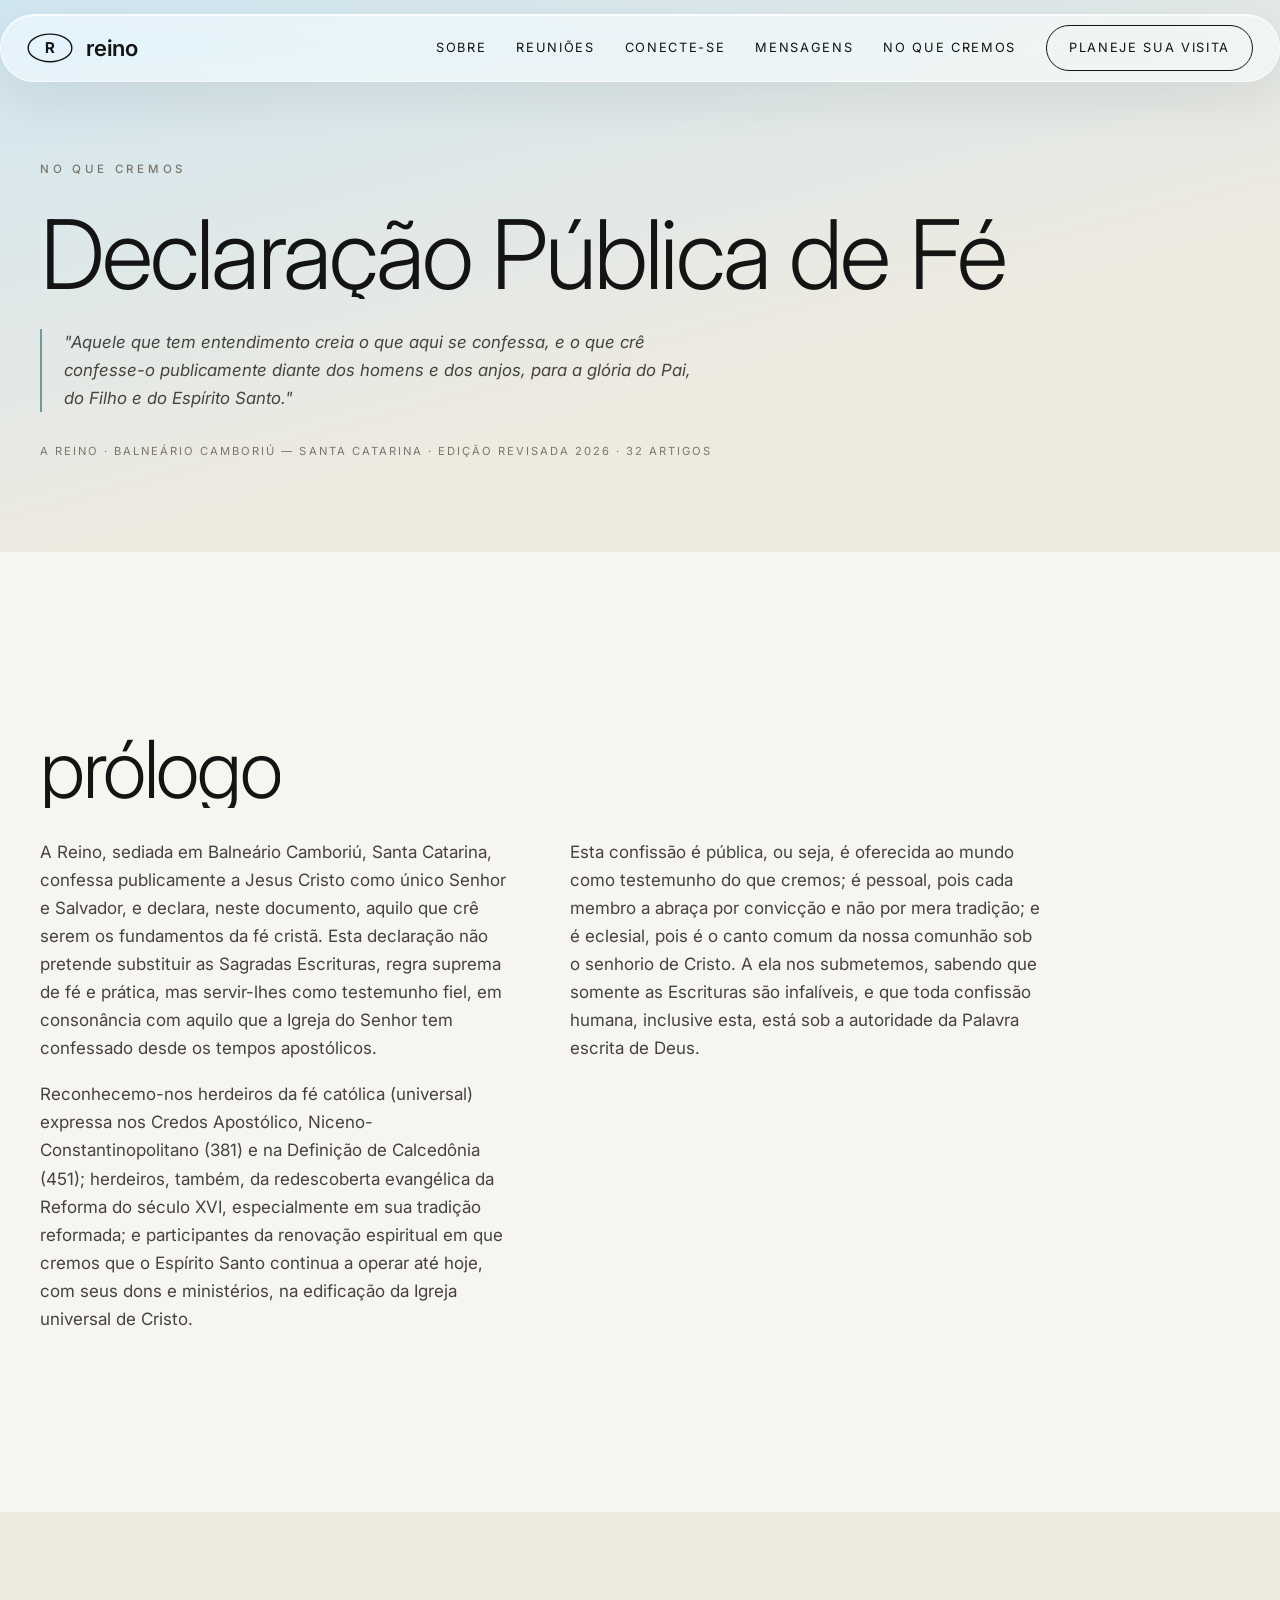
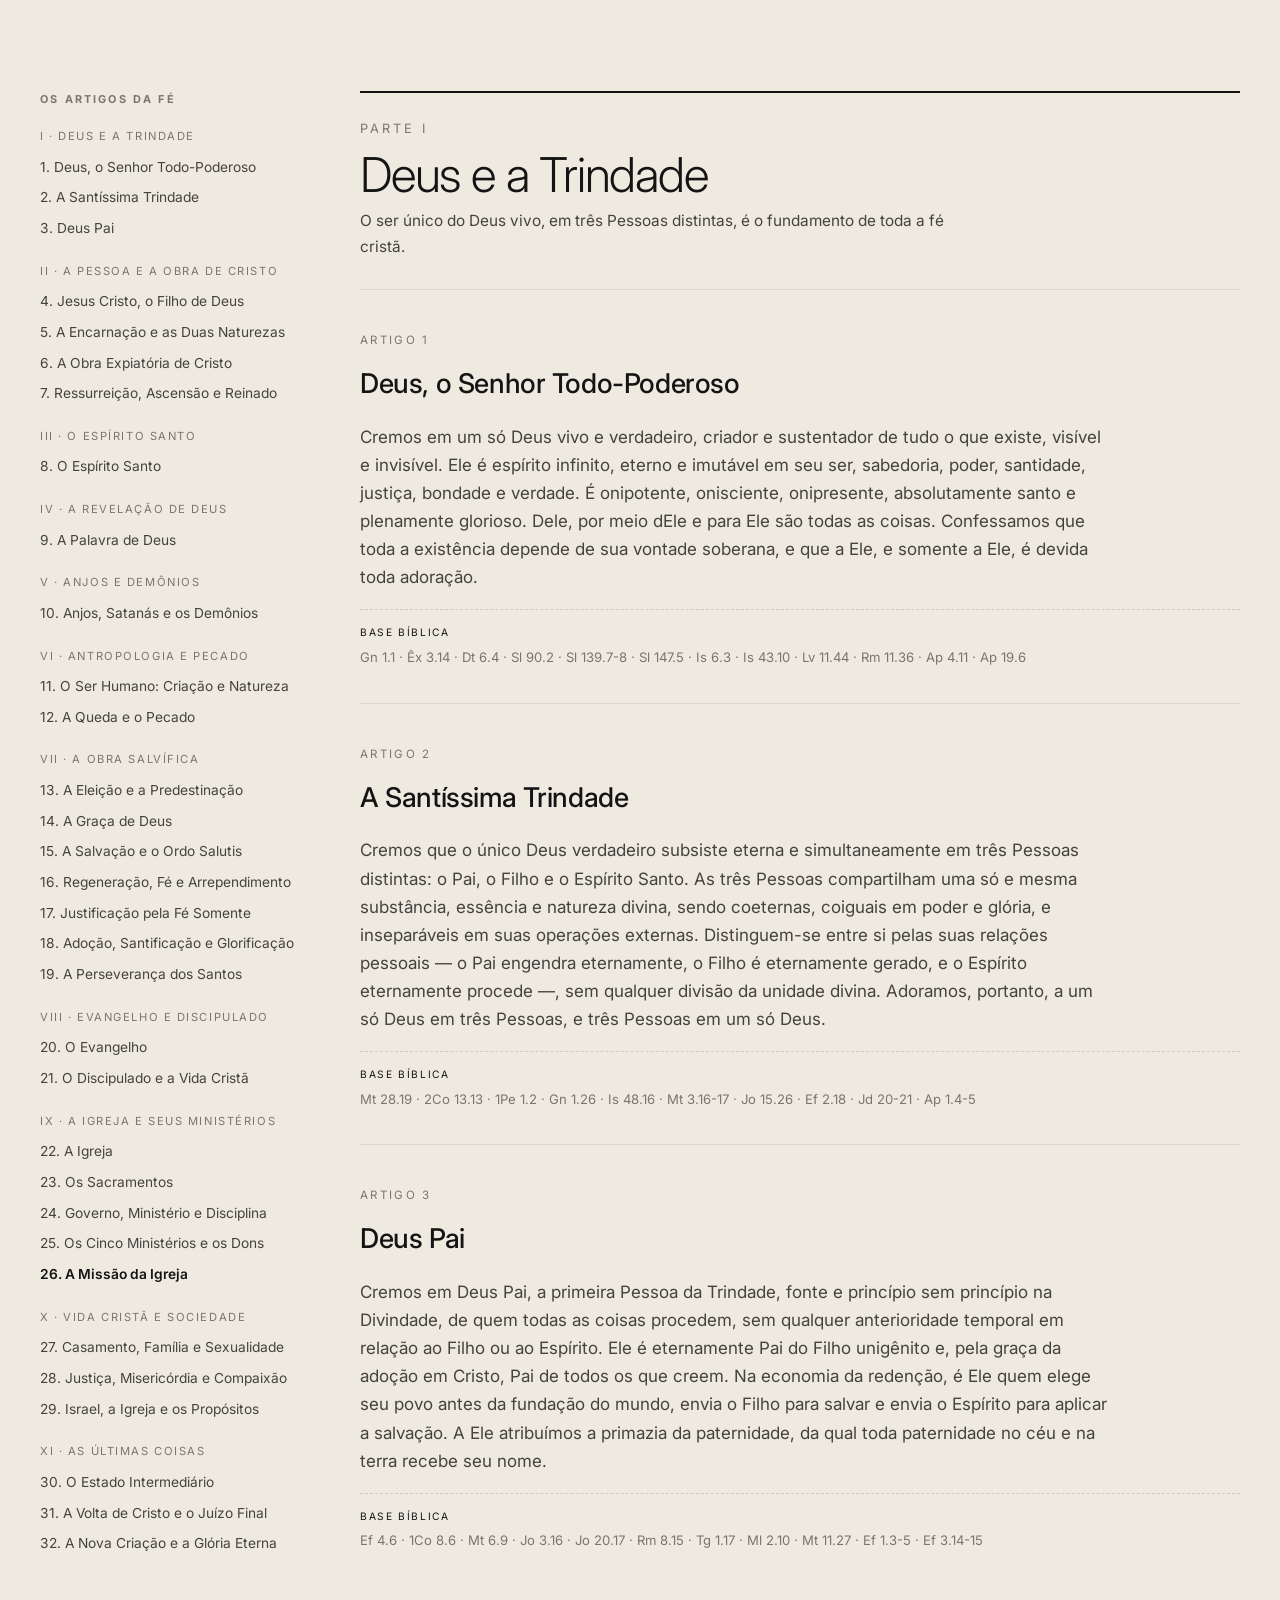
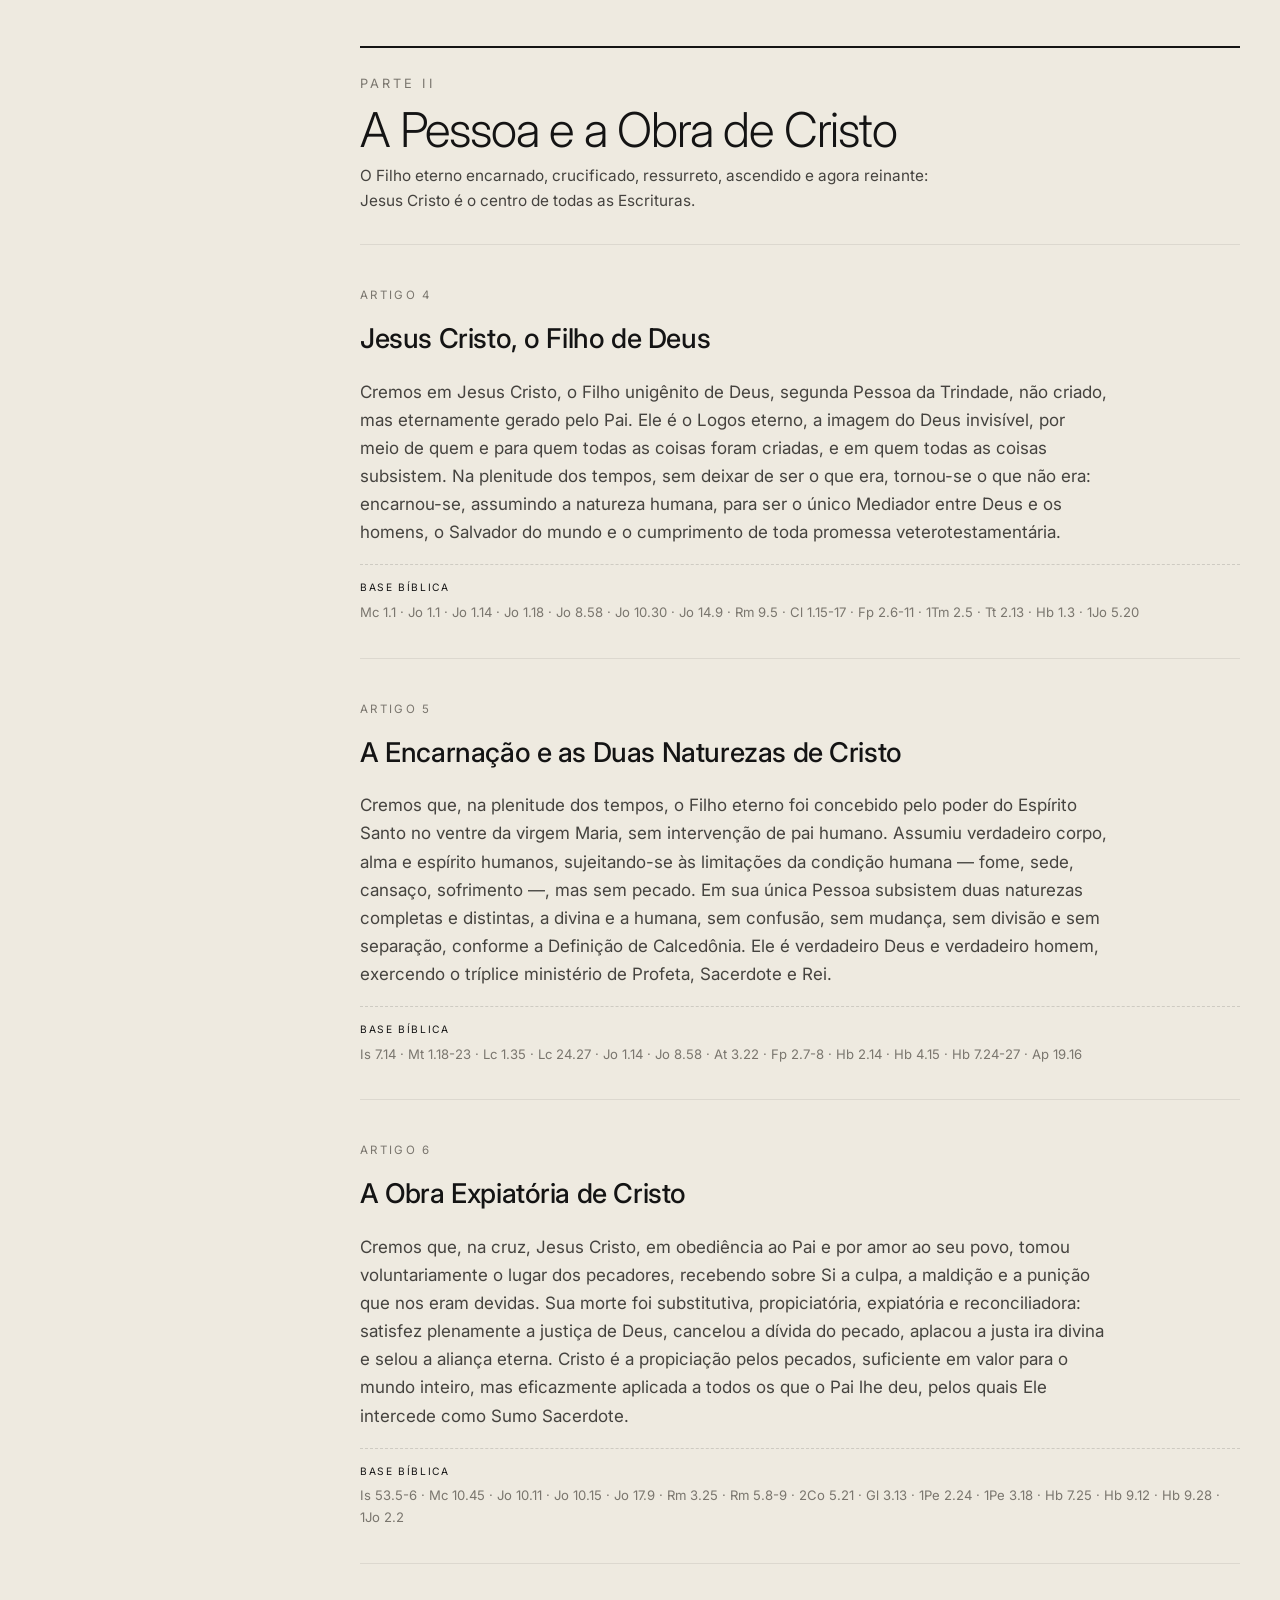
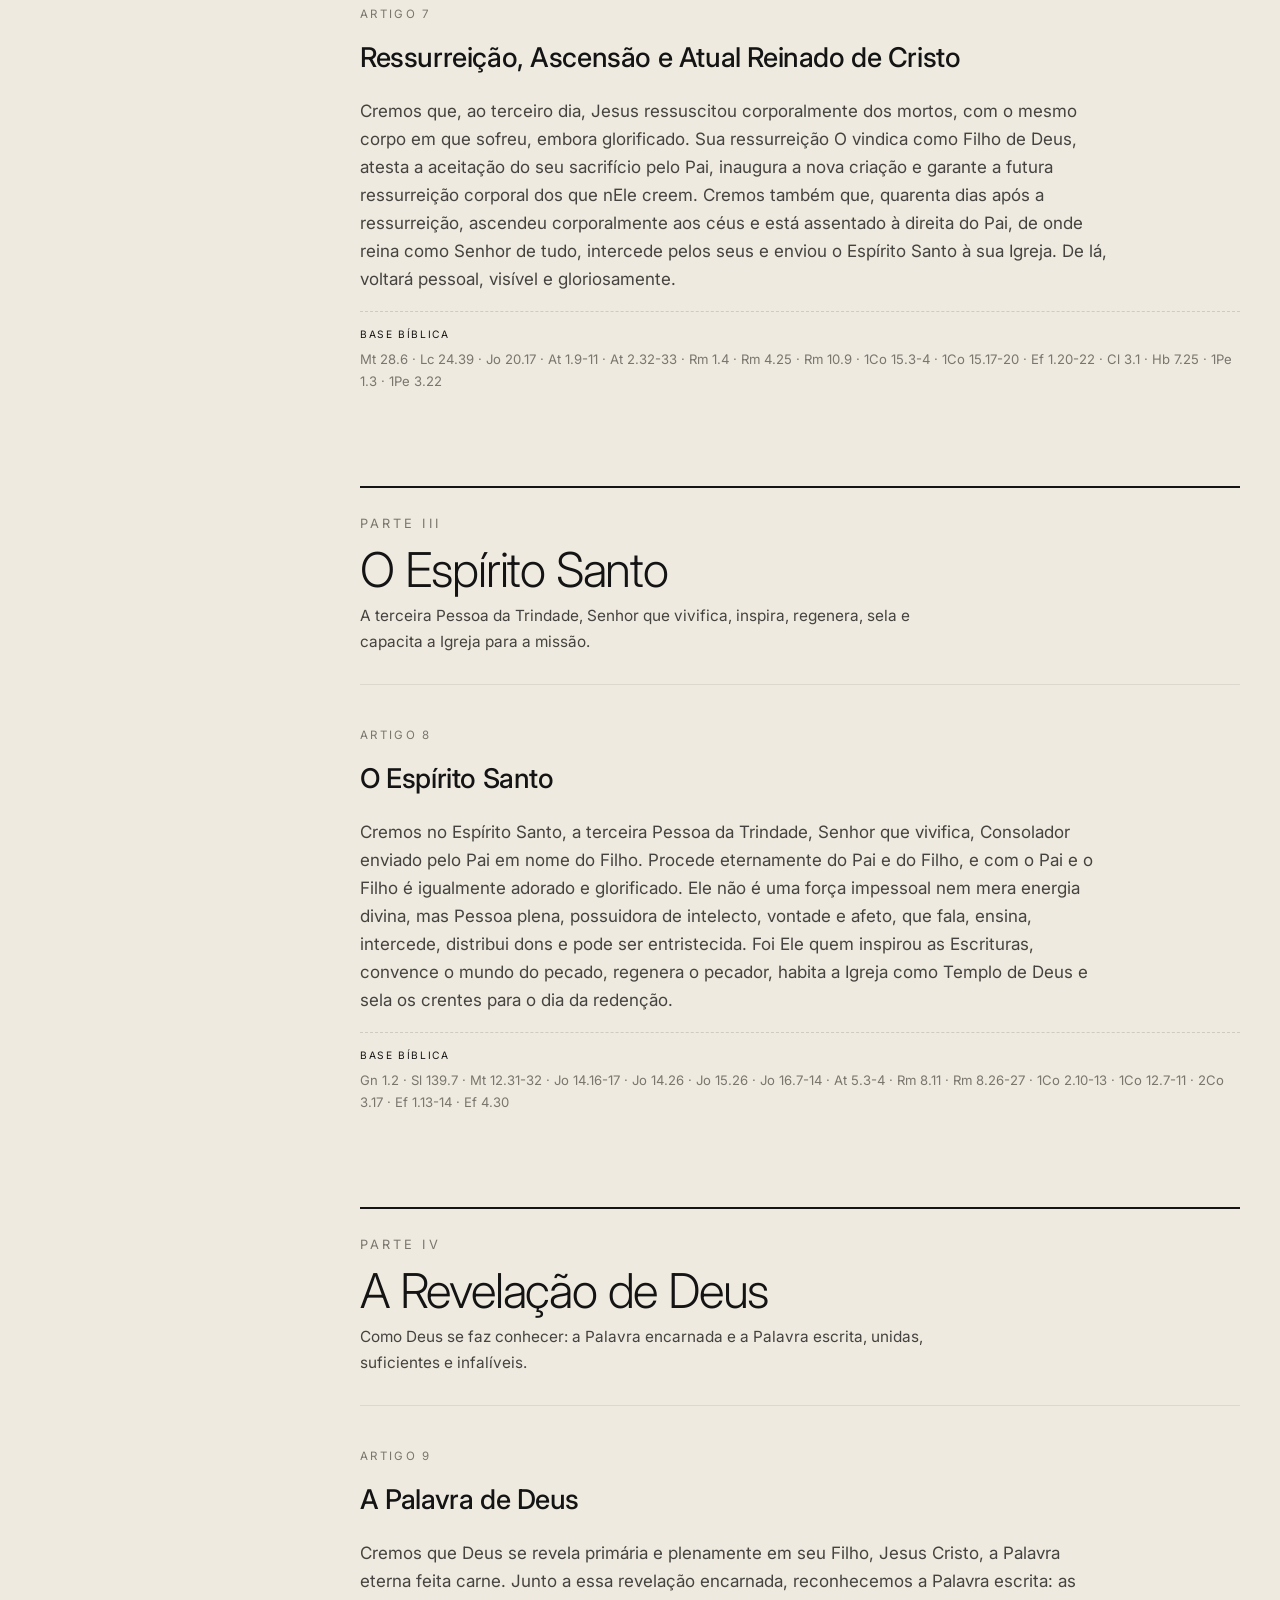
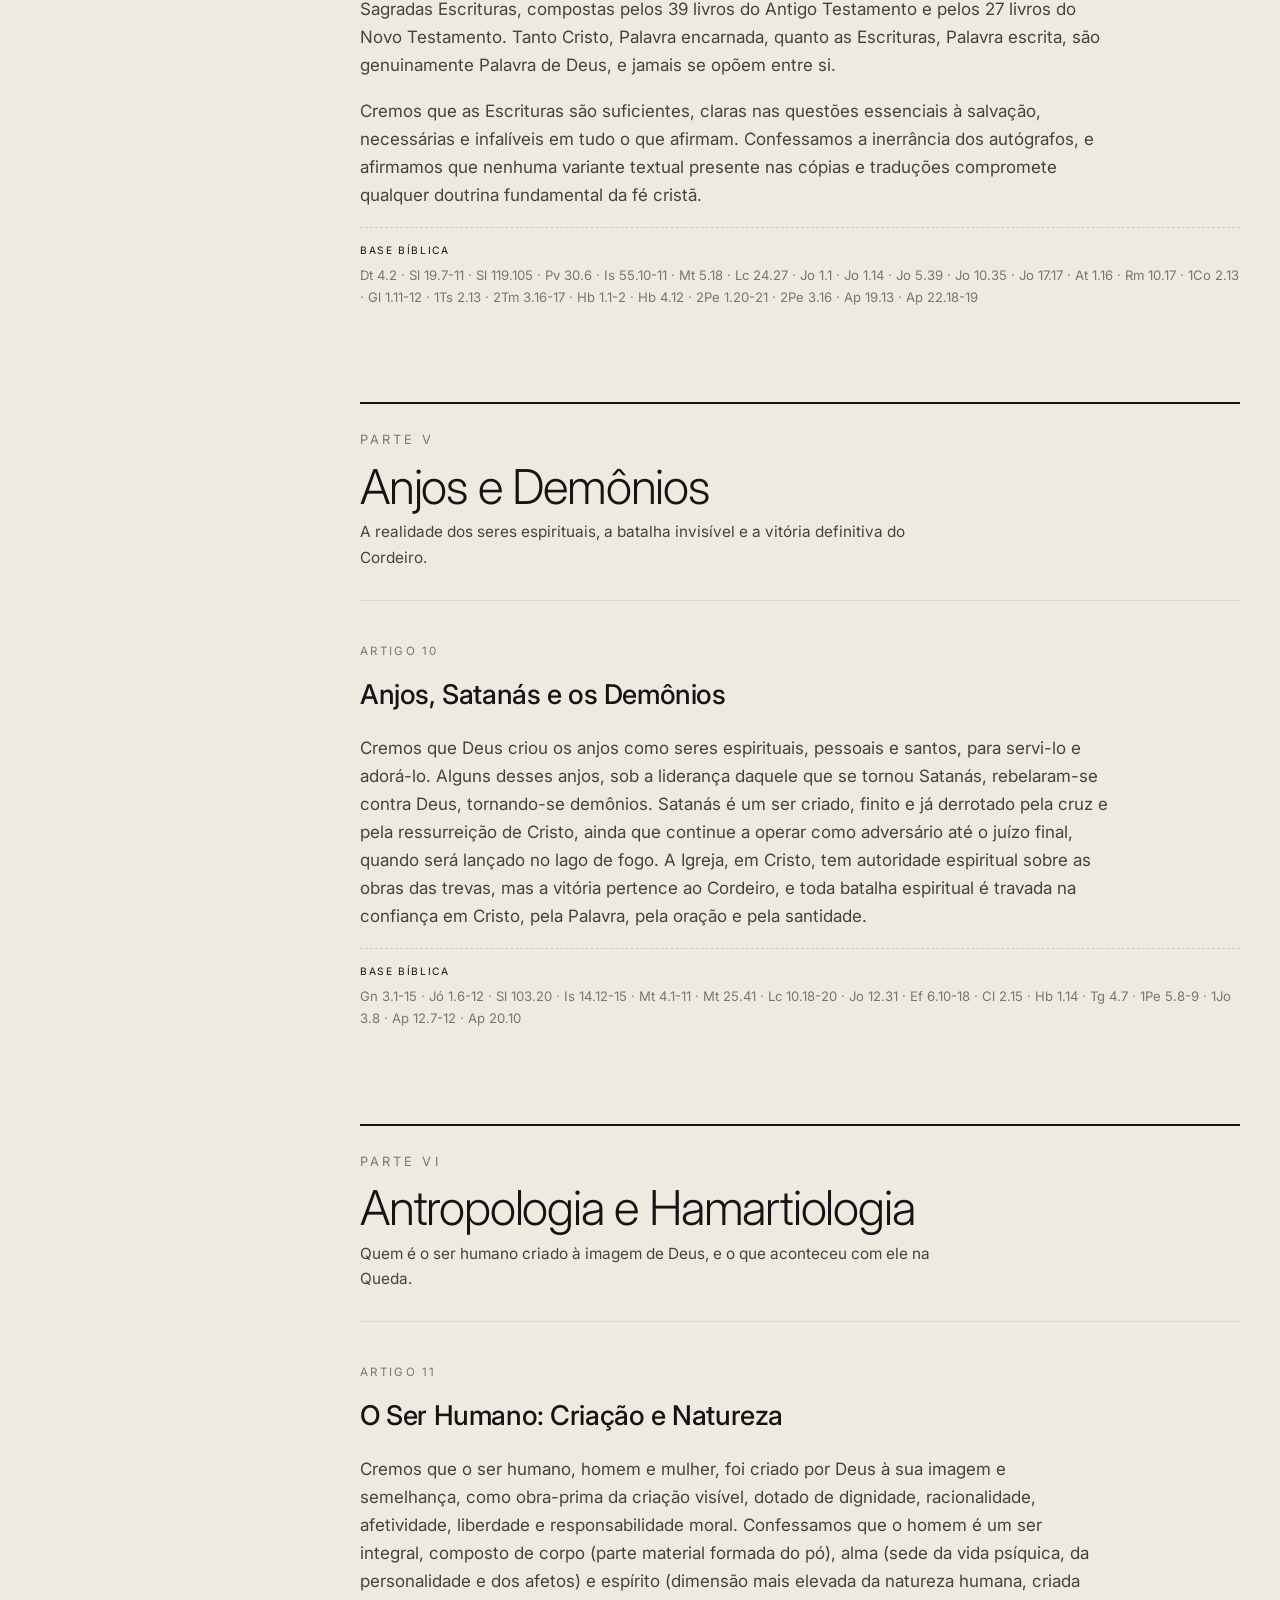
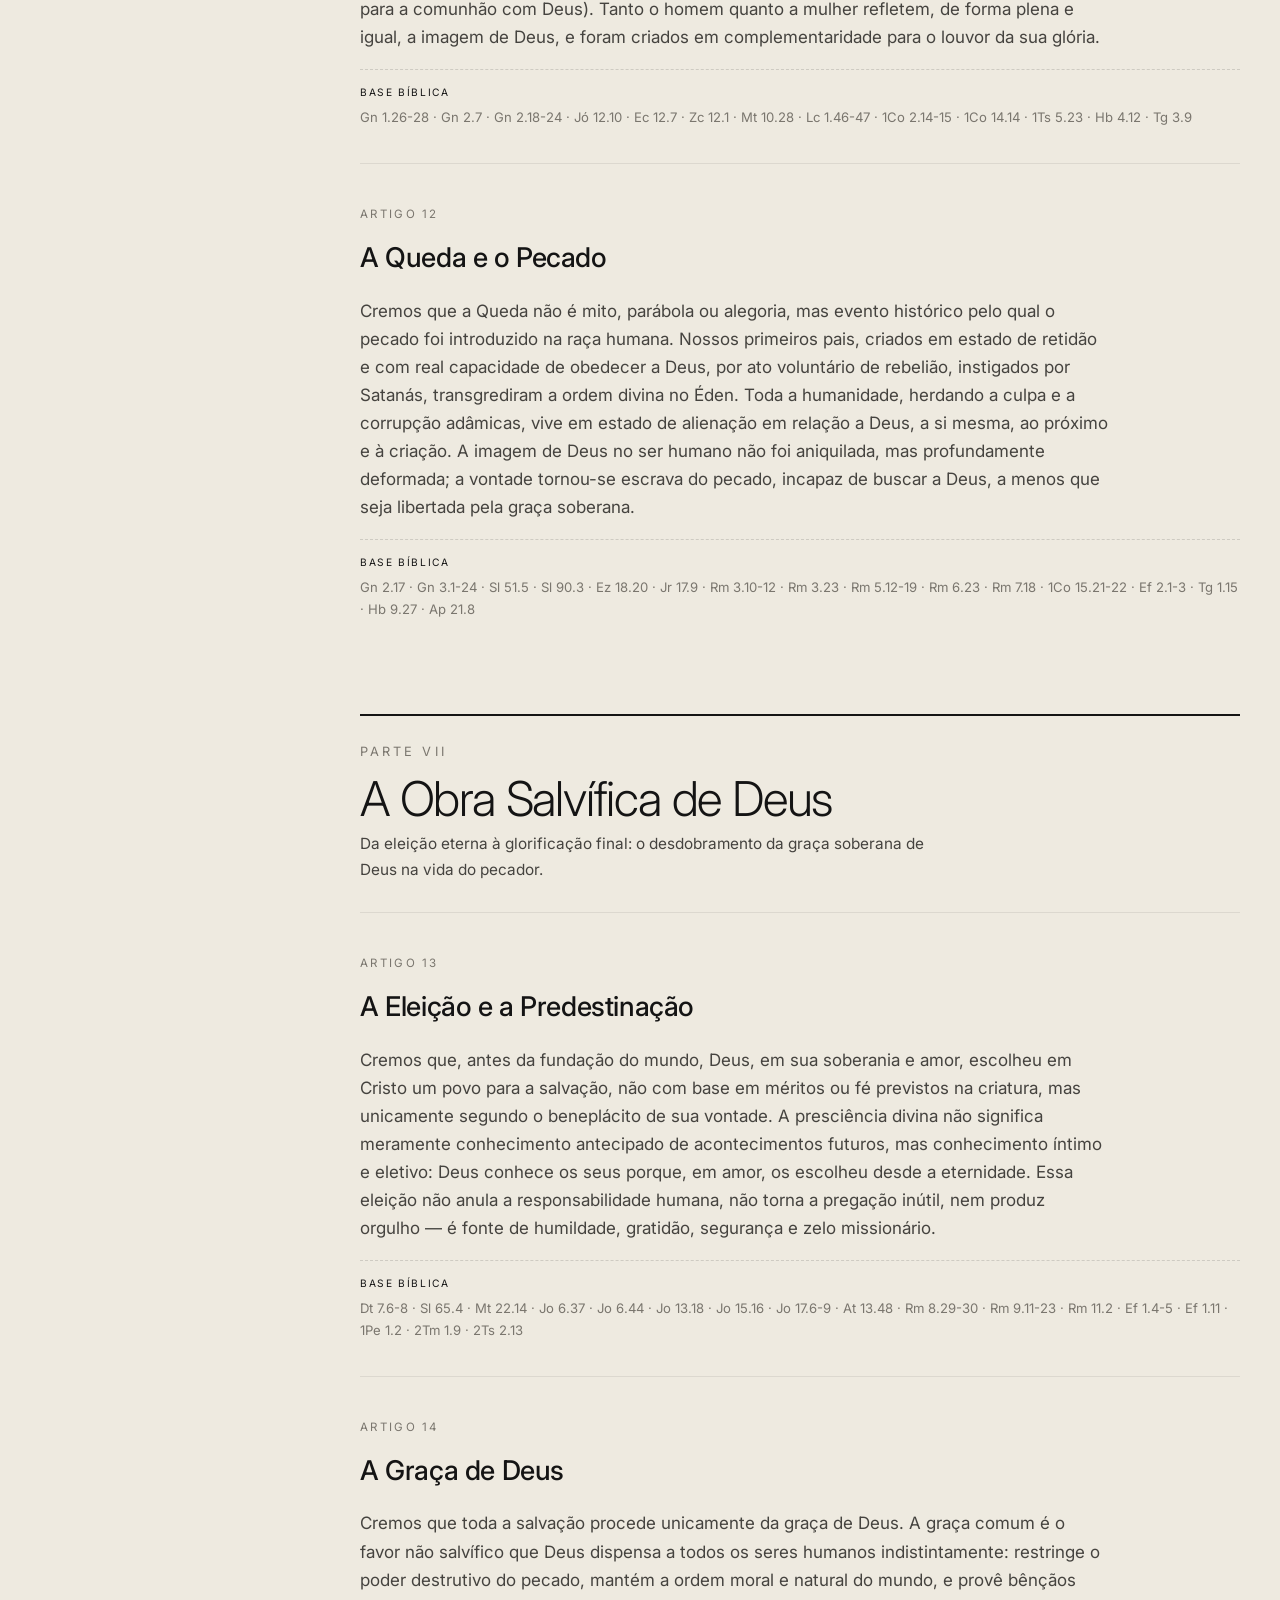
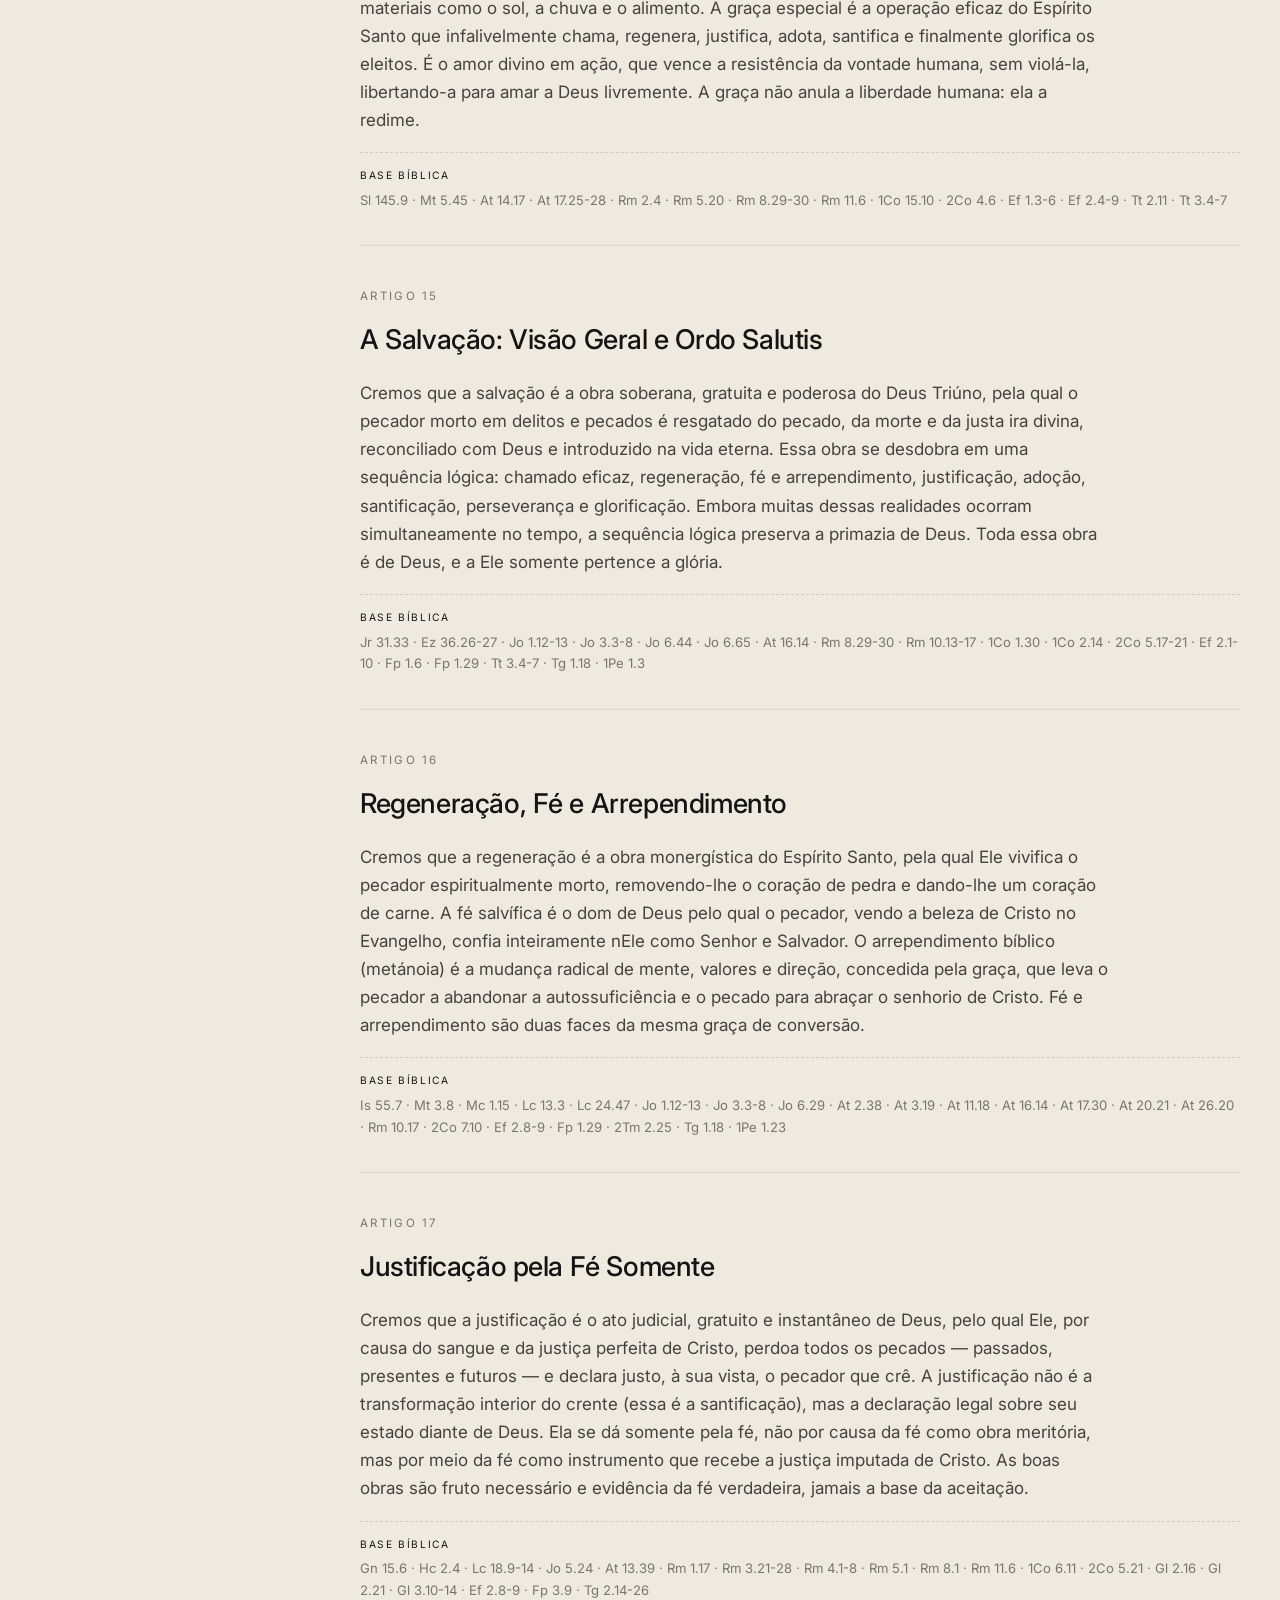
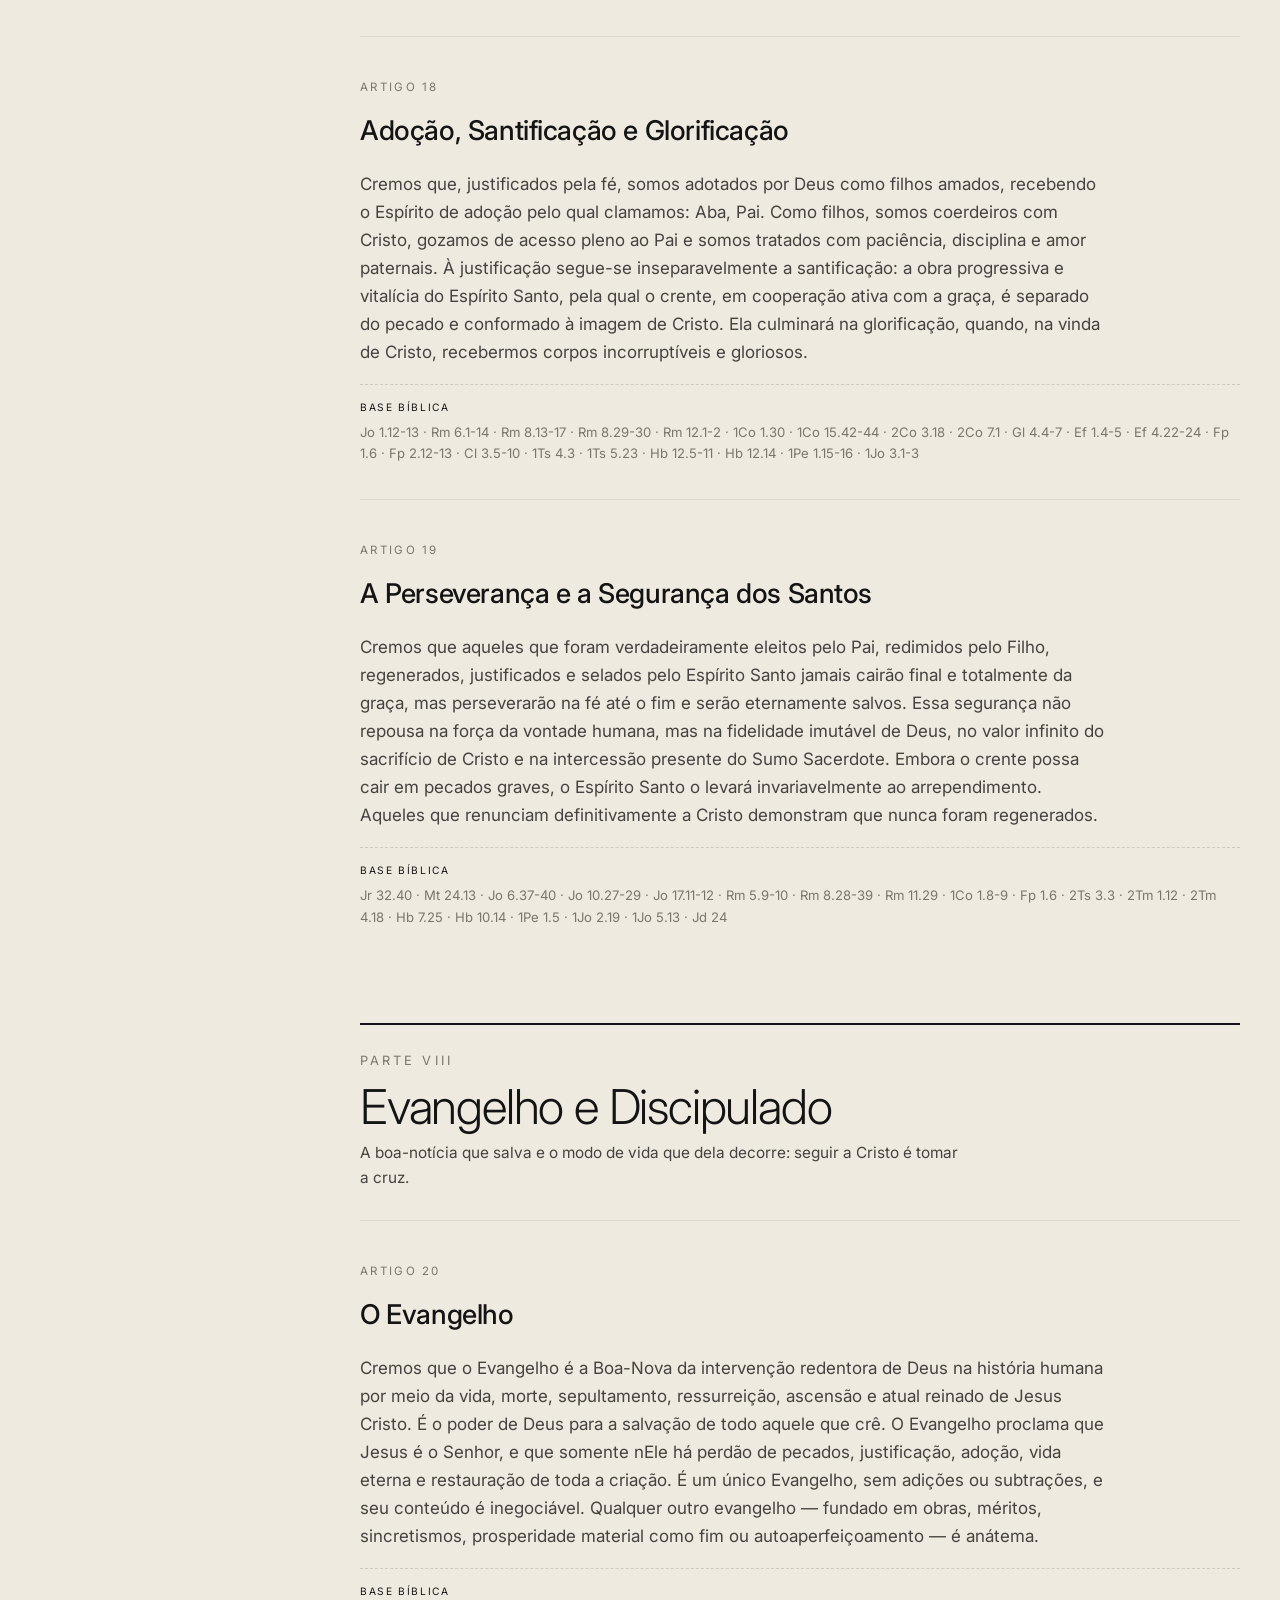
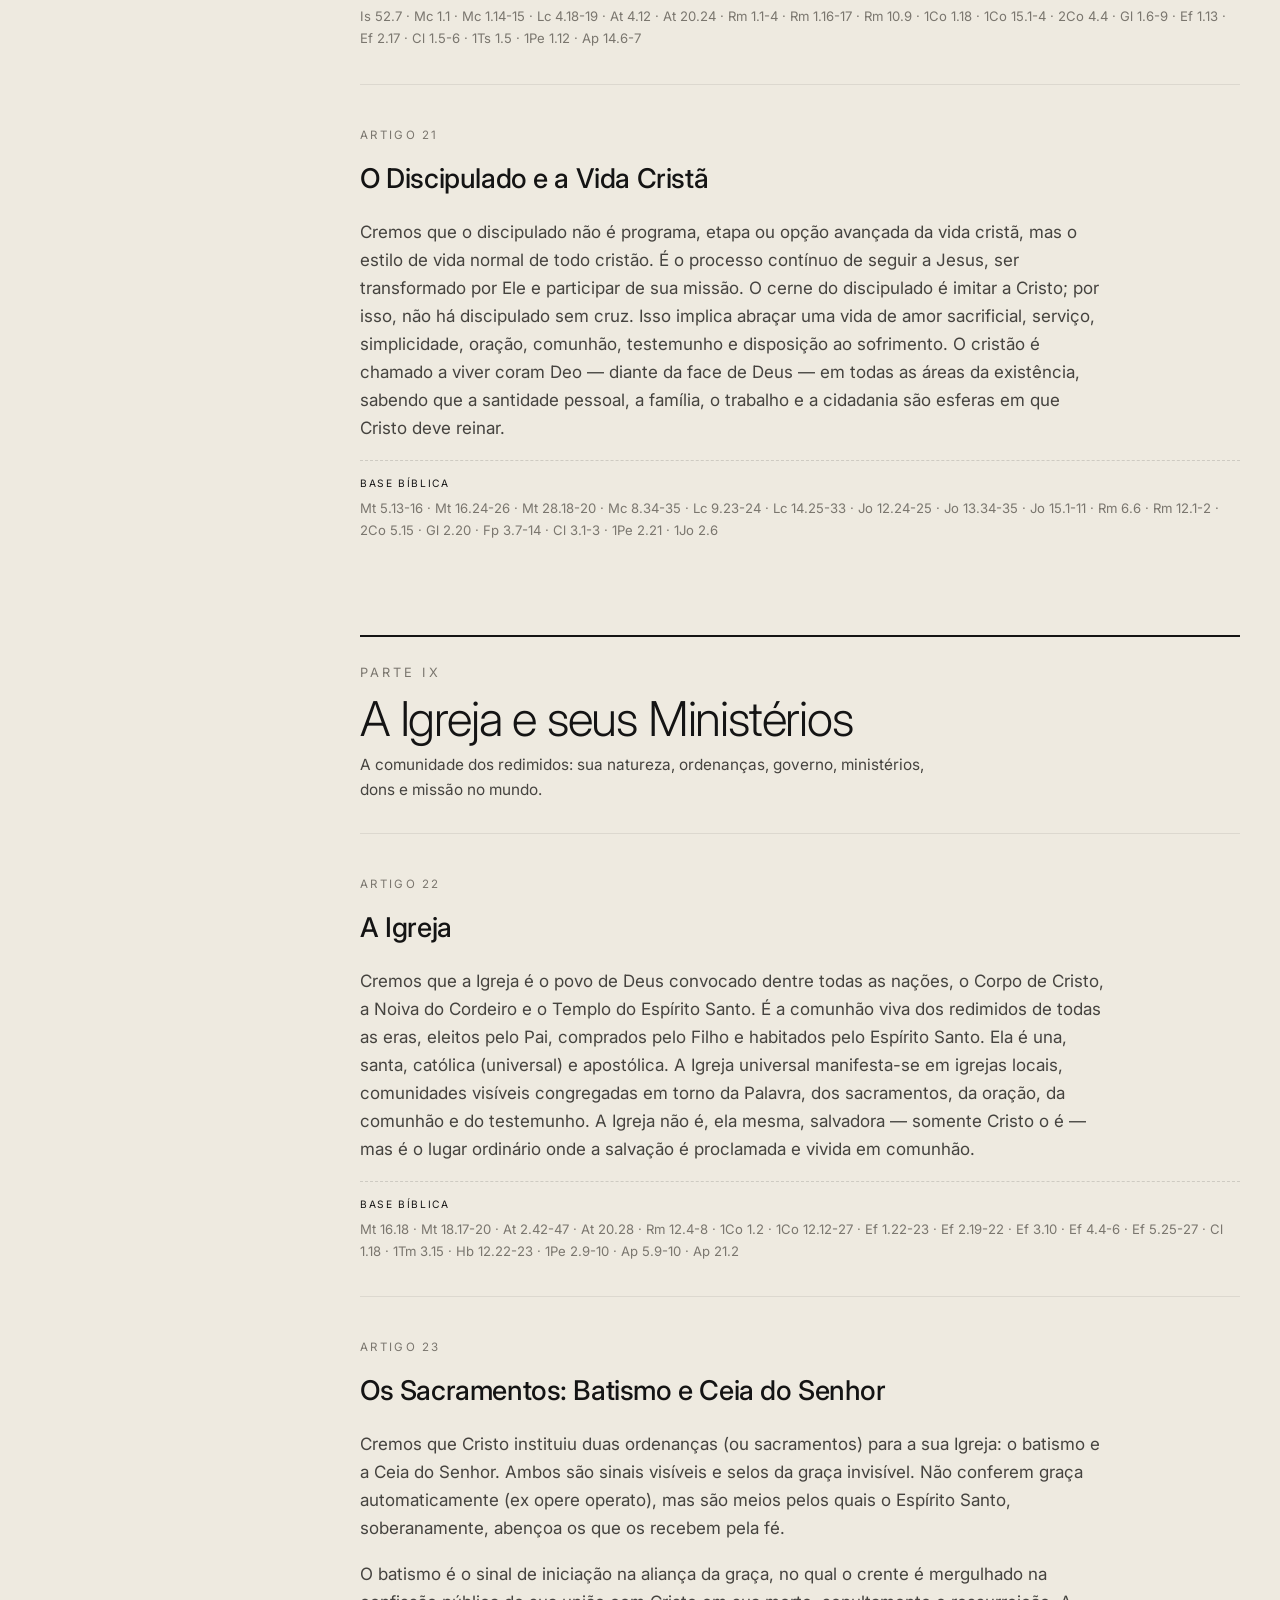
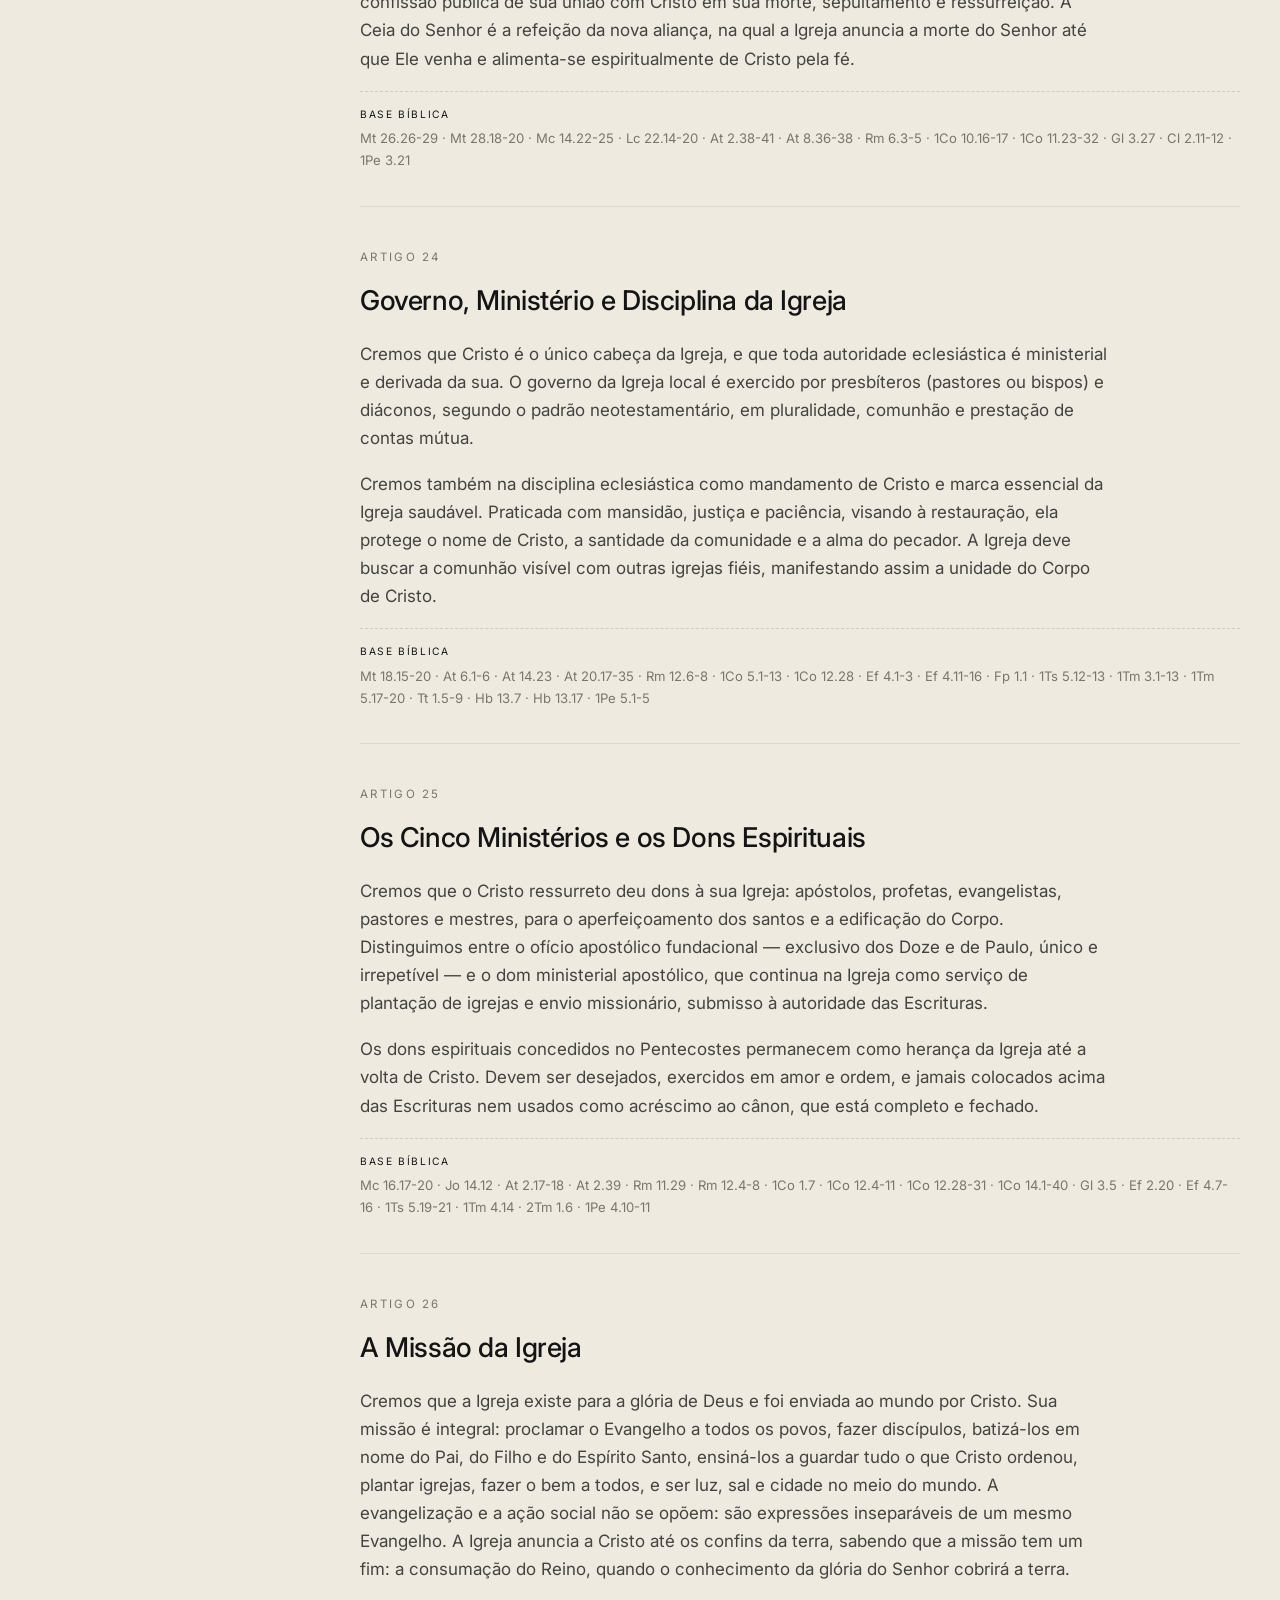
<file: fe.html>
<!DOCTYPE html>
<html lang="pt-BR">
<head>
  <meta charset="UTF-8" />
  <meta name="viewport" content="width=device-width, initial-scale=1.0" />
  <title>No que cremos · Declaração Pública de Fé — a Reino</title>
  <meta name="description" content="A Declaração Pública de Fé da Reino (Balneário Camboriú): 32 artigos, do Deus Trino à nova criação, com base bíblica. Edição revisada 2026." />
  <meta name="theme-color" content="#D0E6F1" />
  <link rel="preconnect" href="https://fonts.googleapis.com" />
  <link rel="preconnect" href="https://fonts.gstatic.com" crossorigin />
  <link href="https://fonts.googleapis.com/css2?family=Inter:wght@300;400;500;600;700&display=swap" rel="stylesheet" />
  <link rel="stylesheet" href="css/styles.css" />
  <link rel="icon" href="data:image/svg+xml,%3Csvg xmlns='http://www.w3.org/2000/svg' viewBox='0 0 64 64'%3E%3Crect width='64' height='64' fill='%23141414'/%3E%3Cellipse cx='32' cy='32' rx='24' ry='16' fill='none' stroke='%23EEEAE0' stroke-width='2.5'/%3E%3Ctext x='32' y='42' font-family='Arial' font-weight='bold' font-size='26' fill='%23EEEAE0' text-anchor='middle'%3ER%3C/text%3E%3C/svg%3E" />
</head>
<body>
  <!-- ===== HEADER ===== -->
  <header class="site-header scrolled" id="siteHeader">
    <div class="container nav-inner">
      <a href="index.html" class="brand" aria-label="a Reino - início">
        <span class="mark" aria-hidden="true"><svg viewBox="0 0 80 52" fill="none"><ellipse cx="40" cy="26" rx="38" ry="24" stroke="currentColor" stroke-width="2.4"/><text x="40" y="35" text-anchor="middle" font-family="Inter, Arial, sans-serif" font-weight="700" font-size="26" fill="currentColor">R</text></svg></span>
        <span class="brand-word">reino</span>
      </a>
      <nav class="nav-links" id="navLinks" aria-label="Navegação principal">
        <a href="index.html#manifesto">Sobre</a>
        <a href="index.html#reunioes">Reuniões</a>
        <a href="index.html#conecte">Conecte-se</a>
        <a href="index.html#mensagens">Mensagens</a>
        <a href="fe.html">No que cremos</a>
        <a href="index.html#visita" class="nav-cta">Planeje sua visita</a>
      </nav>
      <button class="nav-toggle" id="navToggle" aria-label="Abrir menu" aria-expanded="false" aria-controls="navLinks">
        <span></span><span></span><span></span>
      </button>
    </div>
  </header>

  <!-- ===== HERO ===== -->
  <section class="fe-hero">
    <div class="container">
      <p class="eyebrow">No que cremos</p>
      <h1>Declaração Pública de Fé</h1>
      <p class="epigraph">"Aquele que tem entendimento creia o que aqui se confessa, e o que crê confesse-o publicamente diante dos homens e dos anjos, para a glória do Pai, do Filho e do Espírito Santo."</p>
      <p class="meta">a Reino · Balneário Camboriú — Santa Catarina · Edição revisada 2026 · 32 artigos</p>
    </div>
  </section>

  <!-- ===== PRÓLOGO ===== -->
  <section class="section fe-prologo">
    <div class="container">
      <h2 class="h2">prólogo</h2>
      <div class="cols">
        <p>A Reino, sediada em Balneário Camboriú, Santa Catarina, confessa publicamente a Jesus Cristo como único Senhor e Salvador, e declara, neste documento, aquilo que crê serem os fundamentos da fé cristã. Esta declaração não pretende substituir as Sagradas Escrituras, regra suprema de fé e prática, mas servir-lhes como testemunho fiel, em consonância com aquilo que a Igreja do Senhor tem confessado desde os tempos apostólicos.</p>
        <p>Reconhecemo-nos herdeiros da fé católica (universal) expressa nos Credos Apostólico, Niceno-Constantinopolitano (381) e na Definição de Calcedônia (451); herdeiros, também, da redescoberta evangélica da Reforma do século XVI, especialmente em sua tradição reformada; e participantes da renovação espiritual em que cremos que o Espírito Santo continua a operar até hoje, com seus dons e ministérios, na edificação da Igreja universal de Cristo.</p>
        <p>Esta confissão é pública, ou seja, é oferecida ao mundo como testemunho do que cremos; é pessoal, pois cada membro a abraça por convicção e não por mera tradição; e é eclesial, pois é o canto comum da nossa comunhão sob o senhorio de Cristo. A ela nos submetemos, sabendo que somente as Escrituras são infalíveis, e que toda confissão humana, inclusive esta, está sob a autoridade da Palavra escrita de Deus.</p>
      </div>
    </div>
  </section>

  <!-- ===== CORPO ===== -->
  <section class="section fe-body">
    <div class="container fe-layout">

      <!-- TOC -->
      <aside class="fe-toc" aria-label="Índice">
        <h4>Os artigos da fé</h4>
        <nav>
          <p class="part-t">I · Deus e a Trindade</p>
          <a href="#a1">1. Deus, o Senhor Todo-Poderoso</a>
          <a href="#a2">2. A Santíssima Trindade</a>
          <a href="#a3">3. Deus Pai</a>
          <p class="part-t">II · A Pessoa e a Obra de Cristo</p>
          <a href="#a4">4. Jesus Cristo, o Filho de Deus</a>
          <a href="#a5">5. A Encarnação e as Duas Naturezas</a>
          <a href="#a6">6. A Obra Expiatória de Cristo</a>
          <a href="#a7">7. Ressurreição, Ascensão e Reinado</a>
          <p class="part-t">III · O Espírito Santo</p>
          <a href="#a8">8. O Espírito Santo</a>
          <p class="part-t">IV · A Revelação de Deus</p>
          <a href="#a9">9. A Palavra de Deus</a>
          <p class="part-t">V · Anjos e Demônios</p>
          <a href="#a10">10. Anjos, Satanás e os Demônios</a>
          <p class="part-t">VI · Antropologia e Pecado</p>
          <a href="#a11">11. O Ser Humano: Criação e Natureza</a>
          <a href="#a12">12. A Queda e o Pecado</a>
          <p class="part-t">VII · A Obra Salvífica</p>
          <a href="#a13">13. A Eleição e a Predestinação</a>
          <a href="#a14">14. A Graça de Deus</a>
          <a href="#a15">15. A Salvação e o Ordo Salutis</a>
          <a href="#a16">16. Regeneração, Fé e Arrependimento</a>
          <a href="#a17">17. Justificação pela Fé Somente</a>
          <a href="#a18">18. Adoção, Santificação e Glorificação</a>
          <a href="#a19">19. A Perseverança dos Santos</a>
          <p class="part-t">VIII · Evangelho e Discipulado</p>
          <a href="#a20">20. O Evangelho</a>
          <a href="#a21">21. O Discipulado e a Vida Cristã</a>
          <p class="part-t">IX · A Igreja e seus Ministérios</p>
          <a href="#a22">22. A Igreja</a>
          <a href="#a23">23. Os Sacramentos</a>
          <a href="#a24">24. Governo, Ministério e Disciplina</a>
          <a href="#a25">25. Os Cinco Ministérios e os Dons</a>
          <a href="#a26">26. A Missão da Igreja</a>
          <p class="part-t">X · Vida Cristã e Sociedade</p>
          <a href="#a27">27. Casamento, Família e Sexualidade</a>
          <a href="#a28">28. Justiça, Misericórdia e Compaixão</a>
          <a href="#a29">29. Israel, a Igreja e os Propósitos</a>
          <p class="part-t">XI · As Últimas Coisas</p>
          <a href="#a30">30. O Estado Intermediário</a>
          <a href="#a31">31. A Volta de Cristo e o Juízo Final</a>
          <a href="#a32">32. A Nova Criação e a Glória Eterna</a>
        </nav>
      </aside>

      <!-- ARTIGOS -->
      <div class="fe-articles">

        <!-- PARTE I -->
        <div class="fe-part-head"><span class="rn">Parte I</span><h2>Deus e a Trindade</h2><p>O ser único do Deus vivo, em três Pessoas distintas, é o fundamento de toda a fé cristã.</p></div>

        <article class="artigo" id="a1">
          <span class="an">Artigo 1</span>
          <h3>Deus, o Senhor Todo-Poderoso</h3>
          <p>Cremos em um só Deus vivo e verdadeiro, criador e sustentador de tudo o que existe, visível e invisível. Ele é espírito infinito, eterno e imutável em seu ser, sabedoria, poder, santidade, justiça, bondade e verdade. É onipotente, onisciente, onipresente, absolutamente santo e plenamente glorioso. Dele, por meio dEle e para Ele são todas as coisas. Confessamos que toda a existência depende de sua vontade soberana, e que a Ele, e somente a Ele, é devida toda adoração.</p>
          <div class="ref"><span class="l">Base bíblica</span>Gn 1.1 · Êx 3.14 · Dt 6.4 · Sl 90.2 · Sl 139.7-8 · Sl 147.5 · Is 6.3 · Is 43.10 · Lv 11.44 · Rm 11.36 · Ap 4.11 · Ap 19.6</div>
        </article>

        <article class="artigo" id="a2">
          <span class="an">Artigo 2</span>
          <h3>A Santíssima Trindade</h3>
          <p>Cremos que o único Deus verdadeiro subsiste eterna e simultaneamente em três Pessoas distintas: o Pai, o Filho e o Espírito Santo. As três Pessoas compartilham uma só e mesma substância, essência e natureza divina, sendo coeternas, coiguais em poder e glória, e inseparáveis em suas operações externas. Distinguem-se entre si pelas suas relações pessoais — o Pai engendra eternamente, o Filho é eternamente gerado, e o Espírito eternamente procede —, sem qualquer divisão da unidade divina. Adoramos, portanto, a um só Deus em três Pessoas, e três Pessoas em um só Deus.</p>
          <div class="ref"><span class="l">Base bíblica</span>Mt 28.19 · 2Co 13.13 · 1Pe 1.2 · Gn 1.26 · Is 48.16 · Mt 3.16-17 · Jo 15.26 · Ef 2.18 · Jd 20-21 · Ap 1.4-5</div>
        </article>

        <article class="artigo" id="a3">
          <span class="an">Artigo 3</span>
          <h3>Deus Pai</h3>
          <p>Cremos em Deus Pai, a primeira Pessoa da Trindade, fonte e princípio sem princípio na Divindade, de quem todas as coisas procedem, sem qualquer anterioridade temporal em relação ao Filho ou ao Espírito. Ele é eternamente Pai do Filho unigênito e, pela graça da adoção em Cristo, Pai de todos os que creem. Na economia da redenção, é Ele quem elege seu povo antes da fundação do mundo, envia o Filho para salvar e envia o Espírito para aplicar a salvação. A Ele atribuímos a primazia da paternidade, da qual toda paternidade no céu e na terra recebe seu nome.</p>
          <div class="ref"><span class="l">Base bíblica</span>Ef 4.6 · 1Co 8.6 · Mt 6.9 · Jo 3.16 · Jo 20.17 · Rm 8.15 · Tg 1.17 · Ml 2.10 · Mt 11.27 · Ef 1.3-5 · Ef 3.14-15</div>
        </article>

        <!-- PARTE II -->
        <div class="fe-part-head"><span class="rn">Parte II</span><h2>A Pessoa e a Obra de Cristo</h2><p>O Filho eterno encarnado, crucificado, ressurreto, ascendido e agora reinante: Jesus Cristo é o centro de todas as Escrituras.</p></div>

        <article class="artigo" id="a4">
          <span class="an">Artigo 4</span>
          <h3>Jesus Cristo, o Filho de Deus</h3>
          <p>Cremos em Jesus Cristo, o Filho unigênito de Deus, segunda Pessoa da Trindade, não criado, mas eternamente gerado pelo Pai. Ele é o Logos eterno, a imagem do Deus invisível, por meio de quem e para quem todas as coisas foram criadas, e em quem todas as coisas subsistem. Na plenitude dos tempos, sem deixar de ser o que era, tornou-se o que não era: encarnou-se, assumindo a natureza humana, para ser o único Mediador entre Deus e os homens, o Salvador do mundo e o cumprimento de toda promessa veterotestamentária.</p>
          <div class="ref"><span class="l">Base bíblica</span>Mc 1.1 · Jo 1.1 · Jo 1.14 · Jo 1.18 · Jo 8.58 · Jo 10.30 · Jo 14.9 · Rm 9.5 · Cl 1.15-17 · Fp 2.6-11 · 1Tm 2.5 · Tt 2.13 · Hb 1.3 · 1Jo 5.20</div>
        </article>

        <article class="artigo" id="a5">
          <span class="an">Artigo 5</span>
          <h3>A Encarnação e as Duas Naturezas de Cristo</h3>
          <p>Cremos que, na plenitude dos tempos, o Filho eterno foi concebido pelo poder do Espírito Santo no ventre da virgem Maria, sem intervenção de pai humano. Assumiu verdadeiro corpo, alma e espírito humanos, sujeitando-se às limitações da condição humana — fome, sede, cansaço, sofrimento —, mas sem pecado. Em sua única Pessoa subsistem duas naturezas completas e distintas, a divina e a humana, sem confusão, sem mudança, sem divisão e sem separação, conforme a Definição de Calcedônia. Ele é verdadeiro Deus e verdadeiro homem, exercendo o tríplice ministério de Profeta, Sacerdote e Rei.</p>
          <div class="ref"><span class="l">Base bíblica</span>Is 7.14 · Mt 1.18-23 · Lc 1.35 · Lc 24.27 · Jo 1.14 · Jo 8.58 · At 3.22 · Fp 2.7-8 · Hb 2.14 · Hb 4.15 · Hb 7.24-27 · Ap 19.16</div>
        </article>

        <article class="artigo" id="a6">
          <span class="an">Artigo 6</span>
          <h3>A Obra Expiatória de Cristo</h3>
          <p>Cremos que, na cruz, Jesus Cristo, em obediência ao Pai e por amor ao seu povo, tomou voluntariamente o lugar dos pecadores, recebendo sobre Si a culpa, a maldição e a punição que nos eram devidas. Sua morte foi substitutiva, propiciatória, expiatória e reconciliadora: satisfez plenamente a justiça de Deus, cancelou a dívida do pecado, aplacou a justa ira divina e selou a aliança eterna. Cristo é a propiciação pelos pecados, suficiente em valor para o mundo inteiro, mas eficazmente aplicada a todos os que o Pai lhe deu, pelos quais Ele intercede como Sumo Sacerdote.</p>
          <div class="ref"><span class="l">Base bíblica</span>Is 53.5-6 · Mc 10.45 · Jo 10.11 · Jo 10.15 · Jo 17.9 · Rm 3.25 · Rm 5.8-9 · 2Co 5.21 · Gl 3.13 · 1Pe 2.24 · 1Pe 3.18 · Hb 7.25 · Hb 9.12 · Hb 9.28 · 1Jo 2.2</div>
        </article>

        <article class="artigo" id="a7">
          <span class="an">Artigo 7</span>
          <h3>Ressurreição, Ascensão e Atual Reinado de Cristo</h3>
          <p>Cremos que, ao terceiro dia, Jesus ressuscitou corporalmente dos mortos, com o mesmo corpo em que sofreu, embora glorificado. Sua ressurreição O vindica como Filho de Deus, atesta a aceitação do seu sacrifício pelo Pai, inaugura a nova criação e garante a futura ressurreição corporal dos que nEle creem. Cremos também que, quarenta dias após a ressurreição, ascendeu corporalmente aos céus e está assentado à direita do Pai, de onde reina como Senhor de tudo, intercede pelos seus e enviou o Espírito Santo à sua Igreja. De lá, voltará pessoal, visível e gloriosamente.</p>
          <div class="ref"><span class="l">Base bíblica</span>Mt 28.6 · Lc 24.39 · Jo 20.17 · At 1.9-11 · At 2.32-33 · Rm 1.4 · Rm 4.25 · Rm 10.9 · 1Co 15.3-4 · 1Co 15.17-20 · Ef 1.20-22 · Cl 3.1 · Hb 7.25 · 1Pe 1.3 · 1Pe 3.22</div>
        </article>

        <!-- PARTE III -->
        <div class="fe-part-head"><span class="rn">Parte III</span><h2>O Espírito Santo</h2><p>A terceira Pessoa da Trindade, Senhor que vivifica, inspira, regenera, sela e capacita a Igreja para a missão.</p></div>

        <article class="artigo" id="a8">
          <span class="an">Artigo 8</span>
          <h3>O Espírito Santo</h3>
          <p>Cremos no Espírito Santo, a terceira Pessoa da Trindade, Senhor que vivifica, Consolador enviado pelo Pai em nome do Filho. Procede eternamente do Pai e do Filho, e com o Pai e o Filho é igualmente adorado e glorificado. Ele não é uma força impessoal nem mera energia divina, mas Pessoa plena, possuidora de intelecto, vontade e afeto, que fala, ensina, intercede, distribui dons e pode ser entristecida. Foi Ele quem inspirou as Escrituras, convence o mundo do pecado, regenera o pecador, habita a Igreja como Templo de Deus e sela os crentes para o dia da redenção.</p>
          <div class="ref"><span class="l">Base bíblica</span>Gn 1.2 · Sl 139.7 · Mt 12.31-32 · Jo 14.16-17 · Jo 14.26 · Jo 15.26 · Jo 16.7-14 · At 5.3-4 · Rm 8.11 · Rm 8.26-27 · 1Co 2.10-13 · 1Co 12.7-11 · 2Co 3.17 · Ef 1.13-14 · Ef 4.30</div>
        </article>

        <!-- PARTE IV -->
        <div class="fe-part-head"><span class="rn">Parte IV</span><h2>A Revelação de Deus</h2><p>Como Deus se faz conhecer: a Palavra encarnada e a Palavra escrita, unidas, suficientes e infalíveis.</p></div>

        <article class="artigo" id="a9">
          <span class="an">Artigo 9</span>
          <h3>A Palavra de Deus</h3>
          <p>Cremos que Deus se revela primária e plenamente em seu Filho, Jesus Cristo, a Palavra eterna feita carne. Junto a essa revelação encarnada, reconhecemos a Palavra escrita: as Sagradas Escrituras, compostas pelos 39 livros do Antigo Testamento e pelos 27 livros do Novo Testamento. Tanto Cristo, Palavra encarnada, quanto as Escrituras, Palavra escrita, são genuinamente Palavra de Deus, e jamais se opõem entre si.</p>
          <p>Cremos que as Escrituras são suficientes, claras nas questões essenciais à salvação, necessárias e infalíveis em tudo o que afirmam. Confessamos a inerrância dos autógrafos, e afirmamos que nenhuma variante textual presente nas cópias e traduções compromete qualquer doutrina fundamental da fé cristã.</p>
          <div class="ref"><span class="l">Base bíblica</span>Dt 4.2 · Sl 19.7-11 · Sl 119.105 · Pv 30.6 · Is 55.10-11 · Mt 5.18 · Lc 24.27 · Jo 1.1 · Jo 1.14 · Jo 5.39 · Jo 10.35 · Jo 17.17 · At 1.16 · Rm 10.17 · 1Co 2.13 · Gl 1.11-12 · 1Ts 2.13 · 2Tm 3.16-17 · Hb 1.1-2 · Hb 4.12 · 2Pe 1.20-21 · 2Pe 3.16 · Ap 19.13 · Ap 22.18-19</div>
        </article>

        <!-- PARTE V -->
        <div class="fe-part-head"><span class="rn">Parte V</span><h2>Anjos e Demônios</h2><p>A realidade dos seres espirituais, a batalha invisível e a vitória definitiva do Cordeiro.</p></div>

        <article class="artigo" id="a10">
          <span class="an">Artigo 10</span>
          <h3>Anjos, Satanás e os Demônios</h3>
          <p>Cremos que Deus criou os anjos como seres espirituais, pessoais e santos, para servi-lo e adorá-lo. Alguns desses anjos, sob a liderança daquele que se tornou Satanás, rebelaram-se contra Deus, tornando-se demônios. Satanás é um ser criado, finito e já derrotado pela cruz e pela ressurreição de Cristo, ainda que continue a operar como adversário até o juízo final, quando será lançado no lago de fogo. A Igreja, em Cristo, tem autoridade espiritual sobre as obras das trevas, mas a vitória pertence ao Cordeiro, e toda batalha espiritual é travada na confiança em Cristo, pela Palavra, pela oração e pela santidade.</p>
          <div class="ref"><span class="l">Base bíblica</span>Gn 3.1-15 · Jó 1.6-12 · Sl 103.20 · Is 14.12-15 · Mt 4.1-11 · Mt 25.41 · Lc 10.18-20 · Jo 12.31 · Ef 6.10-18 · Cl 2.15 · Hb 1.14 · Tg 4.7 · 1Pe 5.8-9 · 1Jo 3.8 · Ap 12.7-12 · Ap 20.10</div>
        </article>

        <!-- PARTE VI -->
        <div class="fe-part-head"><span class="rn">Parte VI</span><h2>Antropologia e Hamartiologia</h2><p>Quem é o ser humano criado à imagem de Deus, e o que aconteceu com ele na Queda.</p></div>

        <article class="artigo" id="a11">
          <span class="an">Artigo 11</span>
          <h3>O Ser Humano: Criação e Natureza</h3>
          <p>Cremos que o ser humano, homem e mulher, foi criado por Deus à sua imagem e semelhança, como obra-prima da criação visível, dotado de dignidade, racionalidade, afetividade, liberdade e responsabilidade moral. Confessamos que o homem é um ser integral, composto de corpo (parte material formada do pó), alma (sede da vida psíquica, da personalidade e dos afetos) e espírito (dimensão mais elevada da natureza humana, criada para a comunhão com Deus). Tanto o homem quanto a mulher refletem, de forma plena e igual, a imagem de Deus, e foram criados em complementaridade para o louvor da sua glória.</p>
          <div class="ref"><span class="l">Base bíblica</span>Gn 1.26-28 · Gn 2.7 · Gn 2.18-24 · Jó 12.10 · Ec 12.7 · Zc 12.1 · Mt 10.28 · Lc 1.46-47 · 1Co 2.14-15 · 1Co 14.14 · 1Ts 5.23 · Hb 4.12 · Tg 3.9</div>
        </article>

        <article class="artigo" id="a12">
          <span class="an">Artigo 12</span>
          <h3>A Queda e o Pecado</h3>
          <p>Cremos que a Queda não é mito, parábola ou alegoria, mas evento histórico pelo qual o pecado foi introduzido na raça humana. Nossos primeiros pais, criados em estado de retidão e com real capacidade de obedecer a Deus, por ato voluntário de rebelião, instigados por Satanás, transgrediram a ordem divina no Éden. Toda a humanidade, herdando a culpa e a corrupção adâmicas, vive em estado de alienação em relação a Deus, a si mesma, ao próximo e à criação. A imagem de Deus no ser humano não foi aniquilada, mas profundamente deformada; a vontade tornou-se escrava do pecado, incapaz de buscar a Deus, a menos que seja libertada pela graça soberana.</p>
          <div class="ref"><span class="l">Base bíblica</span>Gn 2.17 · Gn 3.1-24 · Sl 51.5 · Sl 90.3 · Ez 18.20 · Jr 17.9 · Rm 3.10-12 · Rm 3.23 · Rm 5.12-19 · Rm 6.23 · Rm 7.18 · 1Co 15.21-22 · Ef 2.1-3 · Tg 1.15 · Hb 9.27 · Ap 21.8</div>
        </article>

        <!-- PARTE VII -->
        <div class="fe-part-head"><span class="rn">Parte VII</span><h2>A Obra Salvífica de Deus</h2><p>Da eleição eterna à glorificação final: o desdobramento da graça soberana de Deus na vida do pecador.</p></div>

        <article class="artigo" id="a13">
          <span class="an">Artigo 13</span>
          <h3>A Eleição e a Predestinação</h3>
          <p>Cremos que, antes da fundação do mundo, Deus, em sua soberania e amor, escolheu em Cristo um povo para a salvação, não com base em méritos ou fé previstos na criatura, mas unicamente segundo o beneplácito de sua vontade. A presciência divina não significa meramente conhecimento antecipado de acontecimentos futuros, mas conhecimento íntimo e eletivo: Deus conhece os seus porque, em amor, os escolheu desde a eternidade. Essa eleição não anula a responsabilidade humana, não torna a pregação inútil, nem produz orgulho — é fonte de humildade, gratidão, segurança e zelo missionário.</p>
          <div class="ref"><span class="l">Base bíblica</span>Dt 7.6-8 · Sl 65.4 · Mt 22.14 · Jo 6.37 · Jo 6.44 · Jo 13.18 · Jo 15.16 · Jo 17.6-9 · At 13.48 · Rm 8.29-30 · Rm 9.11-23 · Rm 11.2 · Ef 1.4-5 · Ef 1.11 · 1Pe 1.2 · 2Tm 1.9 · 2Ts 2.13</div>
        </article>

        <article class="artigo" id="a14">
          <span class="an">Artigo 14</span>
          <h3>A Graça de Deus</h3>
          <p>Cremos que toda a salvação procede unicamente da graça de Deus. A graça comum é o favor não salvífico que Deus dispensa a todos os seres humanos indistintamente: restringe o poder destrutivo do pecado, mantém a ordem moral e natural do mundo, e provê bênçãos materiais como o sol, a chuva e o alimento. A graça especial é a operação eficaz do Espírito Santo que infalivelmente chama, regenera, justifica, adota, santifica e finalmente glorifica os eleitos. É o amor divino em ação, que vence a resistência da vontade humana, sem violá-la, libertando-a para amar a Deus livremente. A graça não anula a liberdade humana: ela a redime.</p>
          <div class="ref"><span class="l">Base bíblica</span>Sl 145.9 · Mt 5.45 · At 14.17 · At 17.25-28 · Rm 2.4 · Rm 5.20 · Rm 8.29-30 · Rm 11.6 · 1Co 15.10 · 2Co 4.6 · Ef 1.3-6 · Ef 2.4-9 · Tt 2.11 · Tt 3.4-7</div>
        </article>

        <article class="artigo" id="a15">
          <span class="an">Artigo 15</span>
          <h3>A Salvação: Visão Geral e Ordo Salutis</h3>
          <p>Cremos que a salvação é a obra soberana, gratuita e poderosa do Deus Triúno, pela qual o pecador morto em delitos e pecados é resgatado do pecado, da morte e da justa ira divina, reconciliado com Deus e introduzido na vida eterna. Essa obra se desdobra em uma sequência lógica: chamado eficaz, regeneração, fé e arrependimento, justificação, adoção, santificação, perseverança e glorificação. Embora muitas dessas realidades ocorram simultaneamente no tempo, a sequência lógica preserva a primazia de Deus. Toda essa obra é de Deus, e a Ele somente pertence a glória.</p>
          <div class="ref"><span class="l">Base bíblica</span>Jr 31.33 · Ez 36.26-27 · Jo 1.12-13 · Jo 3.3-8 · Jo 6.44 · Jo 6.65 · At 16.14 · Rm 8.29-30 · Rm 10.13-17 · 1Co 1.30 · 1Co 2.14 · 2Co 5.17-21 · Ef 2.1-10 · Fp 1.6 · Fp 1.29 · Tt 3.4-7 · Tg 1.18 · 1Pe 1.3</div>
        </article>

        <article class="artigo" id="a16">
          <span class="an">Artigo 16</span>
          <h3>Regeneração, Fé e Arrependimento</h3>
          <p>Cremos que a regeneração é a obra monergística do Espírito Santo, pela qual Ele vivifica o pecador espiritualmente morto, removendo-lhe o coração de pedra e dando-lhe um coração de carne. A fé salvífica é o dom de Deus pelo qual o pecador, vendo a beleza de Cristo no Evangelho, confia inteiramente nEle como Senhor e Salvador. O arrependimento bíblico (metánoia) é a mudança radical de mente, valores e direção, concedida pela graça, que leva o pecador a abandonar a autossuficiência e o pecado para abraçar o senhorio de Cristo. Fé e arrependimento são duas faces da mesma graça de conversão.</p>
          <div class="ref"><span class="l">Base bíblica</span>Is 55.7 · Mt 3.8 · Mc 1.15 · Lc 13.3 · Lc 24.47 · Jo 1.12-13 · Jo 3.3-8 · Jo 6.29 · At 2.38 · At 3.19 · At 11.18 · At 16.14 · At 17.30 · At 20.21 · At 26.20 · Rm 10.17 · 2Co 7.10 · Ef 2.8-9 · Fp 1.29 · 2Tm 2.25 · Tg 1.18 · 1Pe 1.23</div>
        </article>

        <article class="artigo" id="a17">
          <span class="an">Artigo 17</span>
          <h3>Justificação pela Fé Somente</h3>
          <p>Cremos que a justificação é o ato judicial, gratuito e instantâneo de Deus, pelo qual Ele, por causa do sangue e da justiça perfeita de Cristo, perdoa todos os pecados — passados, presentes e futuros — e declara justo, à sua vista, o pecador que crê. A justificação não é a transformação interior do crente (essa é a santificação), mas a declaração legal sobre seu estado diante de Deus. Ela se dá somente pela fé, não por causa da fé como obra meritória, mas por meio da fé como instrumento que recebe a justiça imputada de Cristo. As boas obras são fruto necessário e evidência da fé verdadeira, jamais a base da aceitação.</p>
          <div class="ref"><span class="l">Base bíblica</span>Gn 15.6 · Hc 2.4 · Lc 18.9-14 · Jo 5.24 · At 13.39 · Rm 1.17 · Rm 3.21-28 · Rm 4.1-8 · Rm 5.1 · Rm 8.1 · Rm 11.6 · 1Co 6.11 · 2Co 5.21 · Gl 2.16 · Gl 2.21 · Gl 3.10-14 · Ef 2.8-9 · Fp 3.9 · Tg 2.14-26</div>
        </article>

        <article class="artigo" id="a18">
          <span class="an">Artigo 18</span>
          <h3>Adoção, Santificação e Glorificação</h3>
          <p>Cremos que, justificados pela fé, somos adotados por Deus como filhos amados, recebendo o Espírito de adoção pelo qual clamamos: Aba, Pai. Como filhos, somos coerdeiros com Cristo, gozamos de acesso pleno ao Pai e somos tratados com paciência, disciplina e amor paternais. À justificação segue-se inseparavelmente a santificação: a obra progressiva e vitalícia do Espírito Santo, pela qual o crente, em cooperação ativa com a graça, é separado do pecado e conformado à imagem de Cristo. Ela culminará na glorificação, quando, na vinda de Cristo, recebermos corpos incorruptíveis e gloriosos.</p>
          <div class="ref"><span class="l">Base bíblica</span>Jo 1.12-13 · Rm 6.1-14 · Rm 8.13-17 · Rm 8.29-30 · Rm 12.1-2 · 1Co 1.30 · 1Co 15.42-44 · 2Co 3.18 · 2Co 7.1 · Gl 4.4-7 · Ef 1.4-5 · Ef 4.22-24 · Fp 1.6 · Fp 2.12-13 · Cl 3.5-10 · 1Ts 4.3 · 1Ts 5.23 · Hb 12.5-11 · Hb 12.14 · 1Pe 1.15-16 · 1Jo 3.1-3</div>
        </article>

        <article class="artigo" id="a19">
          <span class="an">Artigo 19</span>
          <h3>A Perseverança e a Segurança dos Santos</h3>
          <p>Cremos que aqueles que foram verdadeiramente eleitos pelo Pai, redimidos pelo Filho, regenerados, justificados e selados pelo Espírito Santo jamais cairão final e totalmente da graça, mas perseverarão na fé até o fim e serão eternamente salvos. Essa segurança não repousa na força da vontade humana, mas na fidelidade imutável de Deus, no valor infinito do sacrifício de Cristo e na intercessão presente do Sumo Sacerdote. Embora o crente possa cair em pecados graves, o Espírito Santo o levará invariavelmente ao arrependimento. Aqueles que renunciam definitivamente a Cristo demonstram que nunca foram regenerados.</p>
          <div class="ref"><span class="l">Base bíblica</span>Jr 32.40 · Mt 24.13 · Jo 6.37-40 · Jo 10.27-29 · Jo 17.11-12 · Rm 5.9-10 · Rm 8.28-39 · Rm 11.29 · 1Co 1.8-9 · Fp 1.6 · 2Ts 3.3 · 2Tm 1.12 · 2Tm 4.18 · Hb 7.25 · Hb 10.14 · 1Pe 1.5 · 1Jo 2.19 · 1Jo 5.13 · Jd 24</div>
        </article>

        <!-- PARTE VIII -->
        <div class="fe-part-head"><span class="rn">Parte VIII</span><h2>Evangelho e Discipulado</h2><p>A boa-notícia que salva e o modo de vida que dela decorre: seguir a Cristo é tomar a cruz.</p></div>

        <article class="artigo" id="a20">
          <span class="an">Artigo 20</span>
          <h3>O Evangelho</h3>
          <p>Cremos que o Evangelho é a Boa-Nova da intervenção redentora de Deus na história humana por meio da vida, morte, sepultamento, ressurreição, ascensão e atual reinado de Jesus Cristo. É o poder de Deus para a salvação de todo aquele que crê. O Evangelho proclama que Jesus é o Senhor, e que somente nEle há perdão de pecados, justificação, adoção, vida eterna e restauração de toda a criação. É um único Evangelho, sem adições ou subtrações, e seu conteúdo é inegociável. Qualquer outro evangelho — fundado em obras, méritos, sincretismos, prosperidade material como fim ou autoaperfeiçoamento — é anátema.</p>
          <div class="ref"><span class="l">Base bíblica</span>Is 52.7 · Mc 1.1 · Mc 1.14-15 · Lc 4.18-19 · At 4.12 · At 20.24 · Rm 1.1-4 · Rm 1.16-17 · Rm 10.9 · 1Co 1.18 · 1Co 15.1-4 · 2Co 4.4 · Gl 1.6-9 · Ef 1.13 · Ef 2.17 · Cl 1.5-6 · 1Ts 1.5 · 1Pe 1.12 · Ap 14.6-7</div>
        </article>

        <article class="artigo" id="a21">
          <span class="an">Artigo 21</span>
          <h3>O Discipulado e a Vida Cristã</h3>
          <p>Cremos que o discipulado não é programa, etapa ou opção avançada da vida cristã, mas o estilo de vida normal de todo cristão. É o processo contínuo de seguir a Jesus, ser transformado por Ele e participar de sua missão. O cerne do discipulado é imitar a Cristo; por isso, não há discipulado sem cruz. Isso implica abraçar uma vida de amor sacrificial, serviço, simplicidade, oração, comunhão, testemunho e disposição ao sofrimento. O cristão é chamado a viver coram Deo — diante da face de Deus — em todas as áreas da existência, sabendo que a santidade pessoal, a família, o trabalho e a cidadania são esferas em que Cristo deve reinar.</p>
          <div class="ref"><span class="l">Base bíblica</span>Mt 5.13-16 · Mt 16.24-26 · Mt 28.18-20 · Mc 8.34-35 · Lc 9.23-24 · Lc 14.25-33 · Jo 12.24-25 · Jo 13.34-35 · Jo 15.1-11 · Rm 6.6 · Rm 12.1-2 · 2Co 5.15 · Gl 2.20 · Fp 3.7-14 · Cl 3.1-3 · 1Pe 2.21 · 1Jo 2.6</div>
        </article>

        <!-- PARTE IX -->
        <div class="fe-part-head"><span class="rn">Parte IX</span><h2>A Igreja e seus Ministérios</h2><p>A comunidade dos redimidos: sua natureza, ordenanças, governo, ministérios, dons e missão no mundo.</p></div>

        <article class="artigo" id="a22">
          <span class="an">Artigo 22</span>
          <h3>A Igreja</h3>
          <p>Cremos que a Igreja é o povo de Deus convocado dentre todas as nações, o Corpo de Cristo, a Noiva do Cordeiro e o Templo do Espírito Santo. É a comunhão viva dos redimidos de todas as eras, eleitos pelo Pai, comprados pelo Filho e habitados pelo Espírito Santo. Ela é una, santa, católica (universal) e apostólica. A Igreja universal manifesta-se em igrejas locais, comunidades visíveis congregadas em torno da Palavra, dos sacramentos, da oração, da comunhão e do testemunho. A Igreja não é, ela mesma, salvadora — somente Cristo o é — mas é o lugar ordinário onde a salvação é proclamada e vivida em comunhão.</p>
          <div class="ref"><span class="l">Base bíblica</span>Mt 16.18 · Mt 18.17-20 · At 2.42-47 · At 20.28 · Rm 12.4-8 · 1Co 1.2 · 1Co 12.12-27 · Ef 1.22-23 · Ef 2.19-22 · Ef 3.10 · Ef 4.4-6 · Ef 5.25-27 · Cl 1.18 · 1Tm 3.15 · Hb 12.22-23 · 1Pe 2.9-10 · Ap 5.9-10 · Ap 21.2</div>
        </article>

        <article class="artigo" id="a23">
          <span class="an">Artigo 23</span>
          <h3>Os Sacramentos: Batismo e Ceia do Senhor</h3>
          <p>Cremos que Cristo instituiu duas ordenanças (ou sacramentos) para a sua Igreja: o batismo e a Ceia do Senhor. Ambos são sinais visíveis e selos da graça invisível. Não conferem graça automaticamente (ex opere operato), mas são meios pelos quais o Espírito Santo, soberanamente, abençoa os que os recebem pela fé.</p>
          <p>O batismo é o sinal de iniciação na aliança da graça, no qual o crente é mergulhado na confissão pública de sua união com Cristo em sua morte, sepultamento e ressurreição. A Ceia do Senhor é a refeição da nova aliança, na qual a Igreja anuncia a morte do Senhor até que Ele venha e alimenta-se espiritualmente de Cristo pela fé.</p>
          <div class="ref"><span class="l">Base bíblica</span>Mt 26.26-29 · Mt 28.18-20 · Mc 14.22-25 · Lc 22.14-20 · At 2.38-41 · At 8.36-38 · Rm 6.3-5 · 1Co 10.16-17 · 1Co 11.23-32 · Gl 3.27 · Cl 2.11-12 · 1Pe 3.21</div>
        </article>

        <article class="artigo" id="a24">
          <span class="an">Artigo 24</span>
          <h3>Governo, Ministério e Disciplina da Igreja</h3>
          <p>Cremos que Cristo é o único cabeça da Igreja, e que toda autoridade eclesiástica é ministerial e derivada da sua. O governo da Igreja local é exercido por presbíteros (pastores ou bispos) e diáconos, segundo o padrão neotestamentário, em pluralidade, comunhão e prestação de contas mútua.</p>
          <p>Cremos também na disciplina eclesiástica como mandamento de Cristo e marca essencial da Igreja saudável. Praticada com mansidão, justiça e paciência, visando à restauração, ela protege o nome de Cristo, a santidade da comunidade e a alma do pecador. A Igreja deve buscar a comunhão visível com outras igrejas fiéis, manifestando assim a unidade do Corpo de Cristo.</p>
          <div class="ref"><span class="l">Base bíblica</span>Mt 18.15-20 · At 6.1-6 · At 14.23 · At 20.17-35 · Rm 12.6-8 · 1Co 5.1-13 · 1Co 12.28 · Ef 4.1-3 · Ef 4.11-16 · Fp 1.1 · 1Ts 5.12-13 · 1Tm 3.1-13 · 1Tm 5.17-20 · Tt 1.5-9 · Hb 13.7 · Hb 13.17 · 1Pe 5.1-5</div>
        </article>

        <article class="artigo" id="a25">
          <span class="an">Artigo 25</span>
          <h3>Os Cinco Ministérios e os Dons Espirituais</h3>
          <p>Cremos que o Cristo ressurreto deu dons à sua Igreja: apóstolos, profetas, evangelistas, pastores e mestres, para o aperfeiçoamento dos santos e a edificação do Corpo. Distinguimos entre o ofício apostólico fundacional — exclusivo dos Doze e de Paulo, único e irrepetível — e o dom ministerial apostólico, que continua na Igreja como serviço de plantação de igrejas e envio missionário, submisso à autoridade das Escrituras.</p>
          <p>Os dons espirituais concedidos no Pentecostes permanecem como herança da Igreja até a volta de Cristo. Devem ser desejados, exercidos em amor e ordem, e jamais colocados acima das Escrituras nem usados como acréscimo ao cânon, que está completo e fechado.</p>
          <div class="ref"><span class="l">Base bíblica</span>Mc 16.17-20 · Jo 14.12 · At 2.17-18 · At 2.39 · Rm 11.29 · Rm 12.4-8 · 1Co 1.7 · 1Co 12.4-11 · 1Co 12.28-31 · 1Co 14.1-40 · Gl 3.5 · Ef 2.20 · Ef 4.7-16 · 1Ts 5.19-21 · 1Tm 4.14 · 2Tm 1.6 · 1Pe 4.10-11</div>
        </article>

        <article class="artigo" id="a26">
          <span class="an">Artigo 26</span>
          <h3>A Missão da Igreja</h3>
          <p>Cremos que a Igreja existe para a glória de Deus e foi enviada ao mundo por Cristo. Sua missão é integral: proclamar o Evangelho a todos os povos, fazer discípulos, batizá-los em nome do Pai, do Filho e do Espírito Santo, ensiná-los a guardar tudo o que Cristo ordenou, plantar igrejas, fazer o bem a todos, e ser luz, sal e cidade no meio do mundo. A evangelização e a ação social não se opõem: são expressões inseparáveis de um mesmo Evangelho. A Igreja anuncia a Cristo até os confins da terra, sabendo que a missão tem um fim: a consumação do Reino, quando o conhecimento da glória do Senhor cobrirá a terra.</p>
          <div class="ref"><span class="l">Base bíblica</span>Is 11.9 · Hc 2.14 · Mt 5.13-16 · Mt 24.14 · Mt 28.18-20 · Mc 16.15 · Lc 24.46-49 · Jo 17.18 · Jo 20.21 · At 1.8 · At 13.1-3 · Rm 1.5 · Rm 10.13-15 · Rm 15.20-21 · 2Co 5.18-20 · Gl 6.10 · 1Pe 2.9 · Ap 5.9 · Ap 7.9-10</div>
        </article>

        <!-- PARTE X -->
        <div class="fe-part-head"><span class="rn">Parte X</span><h2>Vida Cristã e Sociedade</h2><p>Como a fé bíblica orienta o casamento, a sexualidade, a família, a justiça e a relação entre Israel e a Igreja.</p></div>

        <article class="artigo" id="a27">
          <span class="an">Artigo 27</span>
          <h3>Casamento, Família e Sexualidade</h3>
          <p>Cremos que o casamento é instituição divina, estabelecida por Deus na criação, antes da Queda, como pacto exclusivo, fiel e duradouro entre um homem e uma mulher, símbolo do mistério de Cristo e da Igreja. Deus criou o ser humano homem e mulher, com identidades sexuais boas, complementares e indissociáveis da biologia recebida do Criador. A intimidade sexual, dádiva de Deus, é dom exclusivo do casamento heterossexual e monogâmico. Toda forma de relação sexual fora desse pacto é contrária à vontade revelada de Deus. Confessamos a dignidade da vida humana, desde a concepção até a morte natural. Afirmamos isso com firmeza doutrinária e ternura pastoral.</p>
          <div class="ref"><span class="l">Base bíblica</span>Gn 1.27-28 · Gn 2.18-25 · Êx 20.13-14 · Sl 139.13-16 · Pv 6.32 · Mt 19.4-6 · Mc 10.6-9 · Rm 1.24-27 · 1Co 6.9-11 · 1Co 6.18-20 · 1Co 7.1-5 · Ef 5.22-33 · 1Ts 4.3-8 · Hb 13.4 · 1Tm 5.8</div>
        </article>

        <article class="artigo" id="a28">
          <span class="an">Artigo 28</span>
          <h3>Justiça, Misericórdia e Compaixão</h3>
          <p>Cremos que a verdadeira piedade se manifesta no cuidado prático com os órfãos, as viúvas, os estrangeiros, os pobres, os enfermos e os oprimidos. A justiça bíblica não é apenas retributiva, mas também restaurativa e generosa. A generosidade cristã busca aliviar o sofrimento humano e combater as injustiças estruturais que ferem a dignidade do ser humano, criado à imagem de Deus. Ignorar o pobre é desprezar o Criador, e desprezar o pequeno é desprezar a Cristo. Por isso, o povo de Deus é chamado a praticar misericórdia, sustentar a causa do necessitado e amar o próximo como a si mesmo.</p>
          <div class="ref"><span class="l">Base bíblica</span>Êx 22.21-27 · Lv 19.9-18 · Dt 10.18-19 · Dt 15.7-11 · Sl 82.3-4 · Sl 146.7-9 · Pv 14.31 · Pv 19.17 · Pv 31.8-9 · Is 1.17 · Is 58.6-10 · Jr 22.16 · Mq 6.8 · Mt 5.7 · Mt 25.31-46 · Lc 10.25-37 · Gl 2.10 · Gl 6.10 · Tg 1.27 · Tg 2.14-17 · 1Jo 3.17-18</div>
        </article>

        <article class="artigo" id="a29">
          <span class="an">Artigo 29</span>
          <h3>Israel, a Igreja e os Propósitos de Deus</h3>
          <p>Cremos que Deus, em sua soberana fidelidade, escolheu Israel como povo da aliança, mediador da revelação e canal humano pelo qual viria o Messias. Em Cristo, ramos das nações foram enxertados na oliveira de Israel, formando, com o remanescente fiel, um só povo de Deus. As promessas de Deus a Israel não foram anuladas, mas cumpridas e ampliadas em Cristo e em sua Igreja. Cremos, com humildade, na expectativa apostólica de que muitos em Israel virão a reconhecer Jesus como o Messias. Rejeitamos toda forma de antissemitismo, bem como toda teologia que coloque Israel como meio paralelo de salvação. Há um só Salvador, um só Evangelho, um só Povo redimido em Cristo.</p>
          <div class="ref"><span class="l">Base bíblica</span>Gn 12.1-3 · Dt 7.6-8 · Is 49.6 · Jr 31.31-34 · Mt 1.1 · Lc 2.32 · Jo 4.22 · At 3.25-26 · Rm 1.16 · Rm 9.1-5 · Rm 10.1 · Rm 11.1-32 · Gl 3.7-9 · Gl 3.28-29 · Gl 6.16 · Ef 2.11-22 · Ef 3.6 · Hb 8.6-13</div>
        </article>

        <!-- PARTE XI -->
        <div class="fe-part-head"><span class="rn">Parte XI</span><h2>As Últimas Coisas</h2><p>O fim, que é o começo: o estado intermediário, a volta de Cristo, o juízo final e a nova criação. A bendita esperança.</p></div>

        <article class="artigo" id="a30">
          <span class="an">Artigo 30</span>
          <h3>O Estado Intermediário</h3>
          <p>Cremos que, entre a morte física e a ressurreição corporal no Juízo Final, a alma do ser humano não deixa de existir, nem dorme inconsciente, nem reencarna em outros corpos. Rejeitamos a doutrina do purgatório, pois a obra expiatória de Cristo é plena e suficiente. Após a morte, os salvos vão imediatamente à presença de Cristo, em estado de consciência, descanso e alegria, aguardando a ressurreição dos seus corpos. Os não salvos, por sua vez, descem ao Hades — estado intermediário de consciência, sofrimento e separação de Deus —, aguardando o juízo final e a sua sentença definitiva no lago de fogo, que é distinto do Hades e a ele posterior.</p>
          <div class="ref"><span class="l">Base bíblica</span>Ec 12.7 · Lc 16.19-31 · Lc 23.43 · At 7.59 · 2Co 5.1-9 · Fp 1.21-23 · Hb 9.27 · Hb 12.23 · 1Pe 3.18-19 · Ap 6.9-11 · Ap 20.13-15</div>
        </article>

        <article class="artigo" id="a31">
          <span class="an">Artigo 31</span>
          <h3>A Volta de Cristo e o Juízo Final</h3>
          <p>Cremos que Jesus Cristo voltará pessoal, corporal, visível e gloriosamente, em poder e majestade, para julgar os vivos e os mortos, consumar a redenção e estabelecer plenamente o seu Reino. Quanto ao tempo dessa vinda, ninguém o conhece senão o Pai, e a Igreja é chamada a vigiar, perseverar e anunciar o Evangelho até esse dia. Quanto aos detalhes do milênio e da ordem dos eventos finais, reconhecemos a existência de interpretações fiéis distintas entre cristãos sinceros. Cremos firmemente que haverá ressurreição corporal dos justos e dos injustos, juízo justo e universal, separação eterna entre salvos e perdidos, e a destruição definitiva da morte, do pecado e do mal.</p>
          <div class="ref"><span class="l">Base bíblica</span>Sl 96.13 · Dn 7.13-14 · Mt 24.30-44 · Mt 25.31-46 · Jo 5.28-29 · At 1.11 · At 17.31 · At 24.15 · Rm 14.10-12 · 1Co 15.20-28 · 1Co 15.51-58 · 1Ts 4.13-18 · 2Ts 1.6-10 · 2Tm 4.1 · Hb 9.27-28 · 2Pe 3.10-13 · Ap 19.11-16 · Ap 20.11-15</div>
        </article>

        <article class="artigo" id="a32">
          <span class="an">Artigo 32</span>
          <h3>A Nova Criação e a Glória Eterna</h3>
          <p>Cremos que, no fim, Deus libertará a criação inteira do cativeiro da corrupção, restaurando todas as coisas em Cristo. A redenção não é fuga da matéria, mas a transformação da matéria. A eternidade dos salvos não será vivida em nuvens etéreas, mas em uma terra renovada, purificada pelo fogo e unida ao céu, onde habitará justiça. Os corpos dos salvos serão ressuscitados, transformados, revestidos de incorruptibilidade, glória e poder. Veremos a Deus face a face, contemplaremos a glória do Cordeiro, e reinaremos com Ele para todo o sempre. Será o fim definitivo da morte, do luto, do pranto e da dor. Esta é a nossa bendita esperança.</p>
          <div class="ref"><span class="l">Base bíblica</span>Is 11.6-9 · Is 25.6-9 · Is 65.17-25 · Is 66.22 · Sl 102.25-26 · Mt 19.28 · At 3.21 · Rm 8.18-25 · 1Co 15.42-58 · Ef 1.10 · Cl 1.20 · 2Pe 3.10-13 · Ap 21.1-7 · Ap 21.22-27 · Ap 22.1-5</div>
        </article>

      </div>
    </div>
  </section>

  <!-- ===== DOXOLOGIA ===== -->
  <section class="section fe-doxologia">
    <div class="container">
      <p class="k">Doxologia final</p>
      <p>Ao Rei eterno, imortal, invisível, Deus único, ao Pai, ao Filho e ao Espírito Santo, sejam dadas toda honra, toda glória, todo poder, todo louvor, toda adoração e toda obediência, agora e pelos séculos dos séculos.</p>
      <p class="amem">Amém.</p>
      <p class="place">a Reino · Balneário Camboriú — Santa Catarina — Brasil</p>
    </div>
  </section>

  <!-- ===== FOOTER ===== -->
  <footer class="site-footer">
    <div class="container">
      <div class="footer-grid" style="border-top:none;padding-top:0">
        <div class="footer-brand">
          <span class="mark" aria-hidden="true"><svg viewBox="0 0 80 52" fill="none"><ellipse cx="40" cy="26" rx="38" ry="24" stroke="currentColor" stroke-width="2.4"/><text x="40" y="35" text-anchor="middle" font-family="Inter, Arial, sans-serif" font-weight="700" font-size="26" fill="currentColor">R</text></svg></span>
          <p>Não somos uma religião, somos um estilo de vida. Balneário Camboriú · SC.</p>
        </div>
        <div class="footcol">
          <h4>Acessos rápidos</h4>
          <a href="index.html#visita">Planeje sua visita</a>
          <a href="index.html#reunioes">Reuniões</a>
          <a href="index.html#mensagens">Mensagens</a>
          <a href="fe.html">No que cremos</a>
        </div>
        <div class="footcol">
          <h4>Conecte-se</h4>
          <a href="index.html#conecte">Grupos &amp; equipes</a>
          <a href="index.html#eventos">Eventos</a>
          <a href="index.html#contribuir">Contribuir</a>
          <a href="index.html#contato">Contato</a>
        </div>
        <div class="footcol">
          <h4>Redes</h4>
          <a href="https://www.instagram.com/wearereino/" target="_blank" rel="noopener">Instagram</a>
          <a href="https://www.youtube.com/@wearereino" target="_blank" rel="noopener">YouTube</a>
          <a href="https://www.tiktok.com/@wearereino" target="_blank" rel="noopener">TikTok</a>
        </div>
      </div>
      <div class="footer-bottom">
        <p>&copy; <span id="year"></span> a Reino · Balneário Camboriú.</p>
        <p><a href="index.html" style="color:rgba(238,234,224,0.7)">← voltar ao início</a></p>
      </div>
    </div>
  </footer>

  <script src="js/main.js"></script>
</body>
</html>
</file>
<file: css/styles.css>
/* ============================================================
   A REINO · Balneário Camboriú
   Site institucional — Briefing + Brandbook 2024
   Editorial, impactante, minimalista, muito respiro.
   Paleta Céu / Areia / Mar · grotesca (Neue Haas → Inter/Helvetica)
   Voz: papo reto · Reino x religião
   ============================================================ */

:root {
  --ink: #141414;
  --ink-2: #1f1f1e;
  --ink-soft: #45433f;
  --muted: #7a766e;

  --areia: #EEEAE0;
  --areia-2: #E5DCCC;
  --areia-3: #DBCFBA;
  --paper: #F7F5F0;

  --ceu: #D0E6F1;
  --ceu-2: #B5D4DE;
  --ceu-3: #ACCCD7;

  --mar: #C2D9D8;
  --mar-2: #AFCECD;
  --mar-3: #A7C4C3;

  --white: #ffffff;
  --accent: #6f9b9a;      /* sage — acentos gráficos com contraste, ainda suave */
  --foot: #DFE3DC;        /* rodapé pastel */
  --line: rgba(20, 20, 20, 0.14);
  --line-soft: rgba(20, 20, 20, 0.08);
  --line-on-ink: rgba(20, 20, 20, 0.12);

  --maxw: 1280px;
  --ease: cubic-bezier(0.22, 1, 0.36, 1);
  --e-expo: cubic-bezier(0.19, 1, 0.22, 1);
  --e-spring: cubic-bezier(0.32, 0.72, 0, 1);
  --glass: rgba(255, 255, 255, 0.5);
  --glass-brd: rgba(255, 255, 255, 0.65);
  --glass-shadow: 0 18px 50px rgba(20, 20, 20, 0.08), inset 0 1px 0 rgba(255, 255, 255, 0.75);
  --sans: "Helvetica Neue", "Inter", Helvetica, Arial, sans-serif;
}

*, *::before, *::after { box-sizing: border-box; }
html { scroll-behavior: smooth; scroll-padding-top: 92px; }

body {
  margin: 0;
  background: var(--areia);
  color: var(--ink);
  font-family: var(--sans);
  font-weight: 400;
  font-size: 17px;
  line-height: 1.65;
  -webkit-font-smoothing: antialiased;
  text-rendering: optimizeLegibility;
  overflow-x: hidden;
}
a { color: inherit; text-decoration: none; }
img { max-width: 100%; display: block; }
::selection { background: var(--ceu-2); color: var(--ink); }

.container { width: 100%; max-width: var(--maxw); margin-inline: auto; padding-inline: 40px; }
.section { padding: clamp(100px, 14vw, 210px) 0; position: relative; }

/* ---------- Type helpers ---------- */
.eyebrow {
  text-transform: uppercase;
  letter-spacing: 0.32em;
  font-size: 0.72rem;
  font-weight: 500;
  color: var(--muted);
  margin: 0 0 30px;
}
.eyebrow .paren { color: var(--ink); }
.display {
  font-weight: 300;
  letter-spacing: -0.03em;
  line-height: 0.92;
  text-transform: lowercase;
}
.giant {
  font-weight: 300;
  letter-spacing: -0.035em;
  line-height: 0.9;
  text-transform: lowercase;
  font-size: clamp(3rem, 11vw, 9.5rem);
  margin: 0;
}
.h2 {
  font-weight: 300;
  letter-spacing: -0.03em;
  line-height: 0.96;
  text-transform: lowercase;
  font-size: clamp(2.3rem, 6.5vw, 5rem);
  margin: 0 0 26px;
}
.lead { font-size: clamp(1.05rem, 1.7vw, 1.28rem); color: var(--ink-soft); max-width: 46ch; }
.strong { font-weight: 600; }
em { font-style: normal; }

/* ---------- Buttons ---------- */
.btn {
  display: inline-flex; align-items: center; justify-content: center; gap: 10px;
  font-weight: 500; font-size: 0.76rem; text-transform: uppercase; letter-spacing: 0.16em;
  padding: 16px 32px; border: 1px solid var(--ink); border-radius: 100px; cursor: pointer;
  transition: background 0.3s var(--ease), color 0.3s var(--ease), border-color 0.3s var(--ease),
    transform 0.7s var(--e-spring), box-shadow 0.7s var(--e-spring);
}
.btn:hover { box-shadow: 0 14px 34px rgba(20, 20, 20, 0.16); }
.btn-solid { background: var(--ink); color: var(--areia); }
.btn-solid:hover { background: transparent; color: var(--ink); }
.btn-line { background: transparent; color: var(--ink); }
.btn-line:hover { background: var(--ink); color: var(--areia); }
.btn-sm { padding: 12px 24px; font-size: 0.68rem; }
.btn:focus-visible { outline: 2px solid var(--ceu-3); outline-offset: 3px; }

/* on ink */
.on-ink .btn-solid { background: var(--areia); color: var(--ink); border-color: var(--areia); }
.on-ink .btn-solid:hover { background: transparent; color: var(--areia); }
.on-ink .btn-line { color: var(--areia); border-color: var(--areia); }
.on-ink .btn-line:hover { background: var(--areia); color: var(--ink); }

.textlink {
  display: inline-flex; align-items: center; gap: 8px;
  font-size: 0.76rem; text-transform: uppercase; letter-spacing: 0.16em; font-weight: 500;
  border-bottom: 1px solid currentColor; padding-bottom: 3px;
  transition: opacity 0.25s var(--ease);
}
.textlink:hover { opacity: 0.55; }

/* ---------- Mark (logo ⓡ) ---------- */
.mark { display: inline-block; color: currentColor; line-height: 0; }
.mark svg { display: block; width: 52px; height: auto; }
.mark-lg svg { width: 92px; }
.mark-sm svg { width: 38px; }

/* ---------- Wordband ---------- */
.wordband {
  display: flex; justify-content: space-between; align-items: center; gap: 18px;
  text-transform: uppercase; font-weight: 400; letter-spacing: 0.02em;
  font-size: clamp(1.2rem, 5vw, 3.4rem); line-height: 1;
}
.wordband span { white-space: nowrap; }

/* ============================================================
   HEADER
   ============================================================ */
.site-header {
  position: fixed; inset: 0 0 auto 0; z-index: 100;
  padding-top: 14px;
  transition: transform 0.6s var(--e-expo);
}
.site-header.hidden { transform: translateY(-115%); }
.nav-inner {
  display: flex; align-items: center; justify-content: space-between; height: 68px;
  padding-inline: 26px; border-radius: 100px;
  border: 1px solid transparent;
  transition: background 0.45s var(--e-spring), border-color 0.45s var(--e-spring), box-shadow 0.45s var(--e-spring);
}
.site-header.scrolled .nav-inner {
  background: var(--glass);
  -webkit-backdrop-filter: blur(22px) saturate(1.7);
  backdrop-filter: blur(22px) saturate(1.7);
  border-color: var(--glass-brd);
  box-shadow: var(--glass-shadow);
}
.brand { display: inline-flex; align-items: center; gap: 13px; }
.brand .mark svg { width: 46px; }
.brand-word { font-weight: 600; font-size: 1.4rem; letter-spacing: -0.01em; text-transform: lowercase; }
.nav-links { display: flex; align-items: center; gap: 30px; }
.nav-links > a { font-size: 0.8rem; text-transform: uppercase; letter-spacing: 0.13em; color: var(--ink); transition: opacity 0.2s; }
.nav-links > a:hover { opacity: 0.5; }
.nav-links .nav-cta { border: 1px solid var(--ink); border-radius: 100px; padding: 11px 22px; }
.nav-links .nav-cta:hover { background: var(--ink); color: var(--areia); opacity: 1; }

.nav-toggle { display: none; flex-direction: column; gap: 5px; background: none; border: none; cursor: pointer; padding: 8px; z-index: 101; }
.nav-toggle span { width: 26px; height: 1.6px; background: var(--ink); transition: transform 0.3s var(--ease), opacity 0.3s var(--ease); }
.nav-toggle.open span:nth-child(1) { transform: translateY(6.6px) rotate(45deg); }
.nav-toggle.open span:nth-child(2) { opacity: 0; }
.nav-toggle.open span:nth-child(3) { transform: translateY(-6.6px) rotate(-45deg); }

/* ============================================================
   HERO (ink)
   ============================================================ */
.hero {
  position: relative; min-height: 100vh; display: flex; flex-direction: column; justify-content: flex-end;
  background: linear-gradient(165deg, var(--ceu) 0%, var(--areia) 58%, var(--areia) 100%);
  color: var(--ink); padding: 120px 0 40px; overflow: hidden;
}
.hero-bg { position: absolute; inset: 0; z-index: 0; }
.hero-bg img { width: 100%; height: 100%; object-fit: cover; display: block; }
.hero-overlay {
  position: absolute; inset: 0; z-index: 1; pointer-events: none;
  background: linear-gradient(to top,
    var(--areia) 4%,
    rgba(238, 234, 224, 0.86) 34%,
    rgba(238, 234, 224, 0.55) 62%,
    rgba(238, 234, 224, 0.28) 100%);
}
.hero-top { position: absolute; top: 120px; left: 0; right: 0; z-index: 2; }
.hero-eyebrow { color: var(--muted); }
.hero-eyebrow .paren { color: var(--accent); }
.hero-main { position: relative; z-index: 2; }
.hero-mark { display: block; margin: 0 0 26px; }
.hero-mark svg { width: clamp(64px, 7vw, 88px); }
.hero-title { font-size: clamp(3rem, 11vw, 9.5rem); font-weight: 300; letter-spacing: -0.04em; line-height: 0.9; text-transform: lowercase; margin: 0; text-wrap: balance; }
.hero-tagline { margin: 26px 0 0; font-size: clamp(1.05rem, 2vw, 1.5rem); font-weight: 300; color: var(--ink); letter-spacing: -0.01em; }
.hero-sub { margin: 18px 0 44px; font-size: clamp(1rem, 1.5vw, 1.18rem); color: var(--ink-soft); max-width: 40ch; }
.hero-actions { display: flex; flex-wrap: wrap; gap: 14px; align-items: center; }
.hero-times {
  display: flex; flex-wrap: wrap; gap: 8px 26px; align-items: baseline; margin-top: 48px;
  padding-top: 26px; border-top: 1px solid var(--line);
}
.hero-times .lbl { text-transform: uppercase; letter-spacing: 0.2em; font-size: 0.68rem; color: var(--muted); margin-right: 8px; }
.hero-times .slot { font-size: clamp(1.1rem, 2vw, 1.5rem); font-weight: 300; font-variant-numeric: tabular-nums; }
.hero-times .sep { color: var(--accent); }

/* capa estilo Reino Style — arcos do círculo + wordmark elegante */
.hero-arcs {
  position: absolute; right: -5%; top: 50%; transform: translateY(-50%);
  width: min(66vw, 700px); height: auto; color: var(--mar-3);
  opacity: 0.75; z-index: 1; pointer-events: none;
}
.hero .hero-title { font-weight: 200; }
.hero-scroll {
  position: absolute; bottom: 30px; left: 50%; transform: translateX(-50%); z-index: 2;
  width: 24px; height: 40px; border: 1px solid var(--line); border-radius: 20px;
}
.hero-scroll span {
  position: absolute; top: 8px; left: 50%; width: 3px; height: 7px; margin-left: -1.5px;
  background: var(--accent); border-radius: 2px; animation: scrollDot 1.9s infinite;
}
@keyframes scrollDot {
  0% { opacity: 0; transform: translateY(0); }
  35% { opacity: 1; }
  70% { opacity: 0; transform: translateY(13px); }
  100% { opacity: 0; }
}

/* ============================================================
   FACHADA (full-bleed)
   ============================================================ */
.fachada-band { position: relative; width: 100%; background: var(--areia-2); }
.fachada-band img { width: 100%; height: auto; display: block; }

/* ============================================================
   MANIFESTO (Reino x religião)
   ============================================================ */
.section-manifesto { background: var(--areia); }
.manifesto-head { max-width: 20ch; margin-bottom: clamp(56px, 8vw, 100px); }
.manifesto-grid { display: grid; grid-template-columns: repeat(3, 1fr); gap: clamp(36px, 5vw, 80px); }
.mani-card { border-top: 1px solid var(--ink); padding-top: 30px; }
.mani-card p { line-height: 1.7; }
.mani-card .n { font-size: 0.8rem; letter-spacing: 0.2em; color: var(--muted); }
.mani-card h3 { font-weight: 400; font-size: clamp(1.4rem, 2.4vw, 1.9rem); letter-spacing: -0.02em; text-transform: lowercase; margin: 16px 0 12px; line-height: 1.05; }
.mani-card p { color: var(--ink-soft); margin: 0; font-size: 0.98rem; }

/* ============================================================
   JORNADA — belong · believe · become
   ============================================================ */
.section-journey { background: var(--ceu); }
.journey-head { text-align: center; max-width: 44ch; margin: 0 auto clamp(56px, 7vw, 96px); }
.journey-head .h2 { margin: 0; }
.journey-lead { font-weight: 300; font-size: clamp(1.3rem, 2.6vw, 2rem); line-height: 1.28; letter-spacing: -0.01em; color: var(--ink); margin: 0; text-wrap: balance; }
.journey-grid { display: grid; grid-template-columns: repeat(3, 1fr); gap: clamp(36px, 5vw, 80px); }
.journey-step { text-align: center; }
.journey-en { display: block; font-weight: 200; font-size: clamp(2.4rem, 5vw, 3.6rem); letter-spacing: -0.03em; line-height: 1; margin-bottom: 16px; text-transform: lowercase; }
.journey-step h3 { font-weight: 500; text-transform: uppercase; letter-spacing: 0.2em; font-size: 0.86rem; margin: 0 0 16px; }
.journey-step p { color: var(--ink-soft); font-size: 0.98rem; line-height: 1.7; margin: 0 auto; max-width: 34ch; }

/* ============================================================
   REUNIÕES
   ============================================================ */
.section-reunioes { background: var(--white); }
.reunioes-top { display: flex; justify-content: space-between; align-items: flex-end; flex-wrap: wrap; gap: 24px; margin-bottom: clamp(52px, 6vw, 80px); }
.reunioes-top .see { font-weight: 300; font-size: clamp(1.3rem, 2.6vw, 2rem); text-transform: lowercase; letter-spacing: -0.02em; }
.times-grid { display: grid; grid-template-columns: 1.1fr 1fr 1fr; gap: 22px; }
.tcard {
  border-radius: 26px; padding: 40px 34px;
  background: var(--glass);
  -webkit-backdrop-filter: blur(20px) saturate(1.5);
  backdrop-filter: blur(20px) saturate(1.5);
  border: 1px solid var(--glass-brd);
  box-shadow: var(--glass-shadow);
  transition: transform 0.6s var(--e-spring), box-shadow 0.6s var(--e-spring);
}
.tcard:hover { transform: translateY(-8px); box-shadow: 0 30px 70px rgba(20, 20, 20, 0.12), inset 0 1px 0 rgba(255, 255, 255, 0.8); }
.tcard.ceu { background: rgba(208, 230, 241, 0.5); }
.tcard.mar { background: rgba(194, 217, 216, 0.5); }
.tcard .k { font-weight: 500; font-size: 1.15rem; margin: 0 0 22px; text-transform: lowercase; letter-spacing: -0.01em; }
.slots { list-style: none; margin: 0; padding: 0; }
.slots li { display: flex; justify-content: space-between; align-items: baseline; padding: 12px 0; border-bottom: 1px solid var(--line-soft); }
.slots li:last-child { border-bottom: none; }
.slots .when { color: var(--muted); font-size: 0.8rem; text-transform: uppercase; letter-spacing: 0.12em; }
.slots .hr { font-weight: 300; font-size: 1.5rem; font-variant-numeric: tabular-nums; }
.tcard .addr { font-size: 1.05rem; line-height: 1.55; margin: 0 0 26px; }
.tcard .note { color: var(--ink-soft); font-size: 0.92rem; margin: 16px 0 0; }

/* weekly */
.weekly { margin-top: 26px; border-top: 1px solid var(--line-soft); display: grid; grid-template-columns: repeat(4, 1fr); gap: 0; }
.wk { padding: 26px 24px 26px 0; border-right: 1px solid var(--line-soft); }
.wk:last-child { border-right: none; }
.wk .d { text-transform: uppercase; letter-spacing: 0.16em; font-size: 0.68rem; color: var(--muted); margin: 0 0 10px; }
.wk p { margin: 0; font-size: 0.98rem; }

/* ============================================================
   VISITA
   ============================================================ */
.section-visita { background: var(--ceu); }
.visita-grid { display: grid; grid-template-columns: 1fr 1fr; gap: clamp(40px, 6vw, 90px); align-items: start; }
.visita-copy .h2 { margin-bottom: 20px; }
.expect { list-style: none; margin: 30px 0 0; padding: 0; }
.expect li { display: flex; gap: 18px; padding: 20px 0; border-top: 1px solid rgba(20,20,20,0.12); }
.expect li .num { font-weight: 300; font-size: 1.2rem; min-width: 34px; }
.expect li p { margin: 0; color: var(--ink-soft); font-size: 0.96rem; }
.expect li strong { display: block; color: var(--ink); font-weight: 600; margin-bottom: 3px; }

.form-card {
  background: rgba(255, 255, 255, 0.55);
  -webkit-backdrop-filter: blur(22px) saturate(1.5);
  backdrop-filter: blur(22px) saturate(1.5);
  border: 1px solid var(--glass-brd);
  box-shadow: var(--glass-shadow);
  border-radius: 28px; padding: 42px;
  transition: transform 0.6s var(--e-spring), box-shadow 0.6s var(--e-spring);
}
.form-card:hover { transform: translateY(-4px); }
.form-card h3 { font-weight: 400; font-size: 1.5rem; text-transform: lowercase; letter-spacing: -0.02em; margin: 0 0 6px; }
.form-card .sub { color: var(--muted); font-size: 0.94rem; margin: 0 0 24px; }
.field { margin-bottom: 18px; }
.field label { display: block; font-size: 0.68rem; text-transform: uppercase; letter-spacing: 0.16em; color: var(--muted); margin-bottom: 9px; }
.field input, .field select, .field textarea {
  width: 100%; background: var(--areia); border: 1px solid transparent; border-radius: 12px;
  padding: 15px 16px; color: var(--ink); font-family: inherit; font-size: 0.96rem; transition: border-color 0.2s;
}
.field input:focus, .field select:focus, .field textarea:focus { outline: none; border-color: var(--ink); }
.field textarea { resize: vertical; }
.form-feedback { margin: 12px 0 0; font-size: 0.9rem; color: var(--ink); min-height: 1.2em; }

/* ============================================================
   COMUNIDADE
   ============================================================ */
.section-comunidade { background: var(--areia); }
.comunidade-head { max-width: 640px; margin-bottom: clamp(52px, 6vw, 88px); }
.comunidade-head .h2 { margin-bottom: 20px; }
.comunidade .wordband { color: var(--ink); margin: clamp(64px, 8vw, 110px) 0 0; }
.gallery { display: grid; grid-template-columns: repeat(4, 1fr); gap: clamp(20px, 2.6vw, 38px); align-items: start; }
.gcard { margin: 0; }
.gphoto { border-radius: 18px; aspect-ratio: 4 / 5; overflow: hidden; background: var(--areia-2); }
.gphoto img { width: 100%; height: 100%; object-fit: cover; display: block; transition: transform 0.7s var(--ease); }
.gcard:hover .gphoto img { transform: scale(1.04); }

/* tratamento unificado das fotos — grade pastel suave */
.photo-treat { position: relative; }
.photo-treat img { filter: saturate(0.94) contrast(1.02); }
.photo-treat::after { content: ""; position: absolute; inset: 0; pointer-events: none; background: var(--ceu); mix-blend-mode: soft-light; opacity: 0.2; }
.p-ceu { background: linear-gradient(155deg, var(--ceu), var(--ceu-3)); }
.p-ceu2 { background: linear-gradient(155deg, var(--ceu-2), var(--ceu)); }
.p-areia { background: linear-gradient(155deg, var(--areia-2), var(--areia-3)); }
.p-mar { background: linear-gradient(155deg, var(--mar), var(--mar-3)); }
.gcard figcaption { margin-top: 14px; font-size: 0.72rem; text-transform: uppercase; letter-spacing: 0.18em; color: var(--muted); }
.comunidade-note { margin: 46px 0 0; max-width: 52ch; color: var(--ink-soft); font-size: 1.08rem; }

/* ============================================================
   LIDERANÇA / FAMÍLIA PASTORAL
   ============================================================ */
.section-lideranca { background: var(--white); }
.lid-grid { display: grid; grid-template-columns: 0.92fr 1.08fr; gap: clamp(36px, 6vw, 84px); align-items: center; }
.lid-photo { margin: 0; border-radius: 24px; overflow: hidden; background: linear-gradient(155deg, var(--ceu), var(--mar-2)); }
.lid-photo img { width: 100%; height: auto; display: block; }
.lid-copy .h2 { margin-bottom: 20px; }
.lid-names { list-style: none; margin: 32px 0 0; padding: 0; }
.lid-names li { display: flex; justify-content: space-between; align-items: baseline; gap: 14px; padding: 16px 0; border-top: 1px solid var(--line-soft); }
.lid-names strong { font-weight: 600; font-size: 1.08rem; }
.lid-names span { color: var(--muted); text-transform: uppercase; letter-spacing: 0.14em; font-size: 0.7rem; white-space: nowrap; }

/* ============================================================
   CONECTE-SE
   ============================================================ */
.section-conecte { background: var(--mar); color: var(--ink); }
.conecte-head { max-width: 24ch; margin-bottom: clamp(44px, 6vw, 80px); }
.conecte-head .lead { color: var(--ink-soft); }
.conecte-grid { display: grid; grid-template-columns: repeat(2, 1fr); gap: 22px; }
.cn {
  padding: 40px;
  background: rgba(255, 255, 255, 0.42);
  -webkit-backdrop-filter: blur(20px) saturate(1.5);
  backdrop-filter: blur(20px) saturate(1.5);
  border: 1px solid var(--glass-brd);
  border-radius: 28px;
  box-shadow: var(--glass-shadow);
  transition: transform 0.6s var(--e-spring), box-shadow 0.6s var(--e-spring);
}
.cn:hover { transform: translateY(-8px); box-shadow: 0 30px 70px rgba(20, 20, 20, 0.12), inset 0 1px 0 rgba(255, 255, 255, 0.8); }
.cn .num { font-size: 0.8rem; letter-spacing: 0.2em; color: var(--accent); }
.cn h3 { font-weight: 400; font-size: clamp(1.5rem, 3vw, 2.2rem); text-transform: lowercase; letter-spacing: -0.02em; margin: 14px 0 12px; }
.cn p { color: var(--ink-soft); font-size: 0.98rem; margin: 0 0 22px; max-width: 42ch; }
.cn .textlink { color: var(--ink); }

/* ============================================================
   MENSAGENS
   ============================================================ */
.section-mensagens { background: var(--white); }
.mensagens-top { display: flex; justify-content: space-between; align-items: flex-end; flex-wrap: wrap; gap: 24px; margin-bottom: clamp(52px, 6vw, 80px); }
.msg-grid { display: grid; grid-template-columns: repeat(3, 1fr); gap: clamp(28px, 3vw, 44px); }
.msg { }
.msg { display: block; }
.msg-thumb {
  position: relative; aspect-ratio: 16/9; border-radius: 18px; overflow: hidden;
  background: var(--areia-2); display: grid; place-items: center; margin-bottom: 18px;
}
.msg-thumb img { position: absolute; inset: 0; width: 100%; height: 100%; object-fit: cover; display: block; transition: transform 0.6s var(--ease); }
.msg:hover .msg-thumb img { transform: scale(1.04); }
.msg-thumb .play { position: relative; z-index: 2; width: 54px; height: 54px; border-radius: 50%; display: grid; place-items: center; padding-left: 3px; background: rgba(255,255,255,0.85); color: var(--ink); font-size: 0.9rem; opacity: 0; transition: opacity 0.3s var(--ease); }
.msg:hover .play { opacity: 1; }
.msg .series { text-transform: uppercase; letter-spacing: 0.18em; font-size: 0.68rem; color: var(--muted); }
.msg h3 { font-weight: 400; font-size: 1.35rem; text-transform: lowercase; letter-spacing: -0.02em; margin: 8px 0 6px; }
.msg p { color: var(--ink-soft); font-size: 0.92rem; margin: 0; }

/* ============================================================
   EVENTOS
   ============================================================ */
.section-eventos { background: var(--ceu); }
.ev-list { display: flex; flex-direction: column; }
.ev {
  display: grid; grid-template-columns: 200px 1fr auto; gap: 30px; align-items: center;
  padding: 34px 0; border-top: 1px solid rgba(20,20,20,0.16);
}
.ev:last-child { border-bottom: 1px solid rgba(20,20,20,0.16); }
.ev .tag { text-transform: uppercase; letter-spacing: 0.14em; font-size: 0.7rem; color: var(--ink-soft); }
.ev .big { font-weight: 300; font-size: clamp(1.6rem, 3vw, 2.4rem); text-transform: lowercase; letter-spacing: -0.02em; line-height: 1; margin-top: 6px; }
.ev .info { color: var(--ink-soft); font-size: 0.98rem; max-width: 52ch; }
.ev .info strong { color: var(--ink); font-weight: 600; }

/* ============================================================
   NO QUE CREMOS (band → declaração)
   ============================================================ */
.section-cremos { background: var(--areia); }
.cremos-inner { display: grid; grid-template-columns: 1fr 1fr; gap: clamp(30px, 5vw, 70px); align-items: center; }
.cremos-inner .lead { max-width: 44ch; }
.cremos-side { border-left: 1px solid var(--line); padding-left: clamp(24px, 3vw, 48px); }
.cremos-side ol { list-style: none; margin: 0; padding: 0; columns: 2; column-gap: 30px; }
.cremos-side li { font-size: 0.82rem; color: var(--ink-soft); padding: 5px 0; break-inside: avoid; }
.cremos-side li b { color: var(--ink); font-weight: 600; }

/* ============================================================
   CONTRIBUIR
   ============================================================ */
.section-contribuir { background: var(--white); text-align: center; }
.contribuir-inner { max-width: 780px; margin-inline: auto; }
.pillars { display: grid; grid-template-columns: repeat(4, 1fr); gap: 16px; margin: 42px 0; }
.pillar {
  background: var(--glass);
  -webkit-backdrop-filter: blur(18px) saturate(1.5);
  backdrop-filter: blur(18px) saturate(1.5);
  border: 1px solid var(--glass-brd);
  box-shadow: var(--glass-shadow);
  border-radius: 20px; padding: 30px 12px; text-transform: lowercase;
  transition: transform 0.6s var(--e-spring), box-shadow 0.6s var(--e-spring);
}
.pillar:hover { transform: translateY(-6px) scale(1.02); }
.pillar span { font-weight: 300; font-size: 1.2rem; }
.give-actions { display: flex; gap: 14px; justify-content: center; flex-wrap: wrap; }
.give-verse { color: var(--muted); font-size: 0.92rem; margin-top: 30px; font-style: italic; }

/* ============================================================
   CONTATO
   ============================================================ */
.section-contato { background: var(--areia); }
.contato-grid { display: grid; grid-template-columns: 1.2fr 1fr; gap: clamp(40px, 6vw, 90px); }
.contato-info { list-style: none; margin: 30px 0 0; padding: 0; }
.contato-info li { padding: 22px 0; border-top: 1px solid var(--line-soft); }
.contato-info li .l { display: block; text-transform: uppercase; letter-spacing: 0.2em; font-size: 0.68rem; color: var(--muted); margin-bottom: 6px; }
.contato-info li .v { font-size: 1.1rem; }
.contato-info a { border-bottom: 1px solid var(--line); }
.map-card { border-radius: 24px; overflow: hidden; background: linear-gradient(150deg, var(--ceu), var(--mar)); min-height: 340px; display: flex; align-items: flex-end; padding: 34px; }
.map-card a { color: var(--ink); }

/* ============================================================
   FOOTER
   ============================================================ */
.site-footer { background: var(--foot); color: var(--ink); padding: 70px 0 34px; }
.footer-word { color: var(--ink); padding-bottom: 50px; border-bottom: 1px solid var(--line); }
.footer-grid { display: grid; grid-template-columns: 1.6fr 1fr 1fr 1fr; gap: 40px; padding: 50px 0; }
.footer-brand .mark { color: var(--ink); }
.footer-brand p { color: var(--ink-soft); margin: 18px 0 0; font-size: 0.94rem; max-width: 30ch; }
.footcol h4 { text-transform: uppercase; letter-spacing: 0.2em; font-size: 0.68rem; color: var(--muted); margin: 0 0 18px; font-weight: 500; }
.footcol a, .footcol p { display: block; color: var(--ink-soft); padding: 6px 0; font-size: 0.92rem; margin: 0; transition: color 0.2s; }
.footcol a:hover { color: var(--ink); }
.footer-bottom { display: flex; justify-content: space-between; flex-wrap: wrap; gap: 12px; padding-top: 26px; border-top: 1px solid var(--line); }
.footer-bottom p { margin: 0; color: var(--muted); font-size: 0.78rem; }

/* ============================================================
   REVEAL
   ============================================================ */
.reveal {
  opacity: 0; transform: translateY(40px) scale(0.985);
  filter: blur(12px);
  transition: opacity 1.2s var(--e-expo), transform 1.2s var(--e-expo), filter 1.2s var(--e-expo);
}
.reveal.visible { opacity: 1; transform: none; filter: blur(0); }

/* ============================================================
   MOTION — reveals mascarados, clip, marquee, hero, botões
   ============================================================ */

/* palavras mascaradas (split) */
.split .w { display: inline-block; overflow: hidden; vertical-align: bottom; }
.split .wi { display: inline-block; transform: translateY(118%); filter: blur(6px); transition: transform 1.2s var(--e-expo), filter 1.2s var(--e-expo); will-change: transform, filter; }
.split.in .wi { transform: none; filter: blur(0); }

/* clip reveal para mídia (fachada, liderança) */
.clip-reveal { clip-path: inset(12% 7% 12% 7%); transition: clip-path 1.35s var(--e-expo); }
.clip-reveal.in { clip-path: inset(0 0 0 0); }
.lid-photo.clip-reveal { clip-path: inset(12% 7% 12% 7% round 24px); }
.lid-photo.clip-reveal.in { clip-path: inset(0 0 0 0 round 24px); }

/* sequência de entrada do hero */
.h-pre { opacity: 0; transform: translateY(28px); transition: opacity 1.05s var(--e-expo), transform 1.05s var(--e-expo); }
body.loaded .h-pre { opacity: 1; transform: none; }
.js .hero-arcs path {
  stroke-dasharray: 1; stroke-dashoffset: 1;
  transition: stroke-dashoffset 2s var(--e-expo) 0.35s;
}
.js body.loaded .hero-arcs path,
body.loaded .hero-arcs path { stroke-dashoffset: 0; }

/* marquee (ticker) */
.marquee { overflow: hidden; }
.marquee .marquee-track { display: flex; width: max-content; animation: marquee 30s linear infinite; will-change: transform; }
.marquee .marquee-half { display: flex; align-items: center; gap: 0.6em; padding-right: 0.6em; white-space: nowrap; }
.marquee .marquee-half i { font-style: normal; color: var(--accent); }
@keyframes marquee { to { transform: translateX(-50%); } }

/* botões: label desliza no hover */
.btn .bl { position: relative; display: block; overflow: hidden; }
.btn .bl span { display: block; transition: transform 0.55s var(--e-expo); }
.btn .bl span:last-child { position: absolute; inset: 0; transform: translateY(112%); }
.btn:hover .bl span:first-child { transform: translateY(-112%); }
.btn:hover .bl span:last-child { transform: translateY(0); }

/* parallax */
.gphoto img, .lid-photo img, .fachada-band img { will-change: transform; }

/* hero scroll-out (Apple product page feel) — dirigido por JS */
.hero-main, .hero-arcs { will-change: transform, opacity, filter; }

/* orbs de luz atrás dos cartões de vidro */
.section > .container { position: relative; z-index: 1; }
.orbs::before, .orbs::after {
  content: ""; position: absolute; z-index: 0; border-radius: 50%;
  filter: blur(70px); pointer-events: none; opacity: 0.85;
}
.orbs::before {
  width: 46vw; height: 46vw; max-width: 660px; max-height: 660px;
  background: radial-gradient(circle at 35% 35%, var(--ceu), transparent 70%);
  top: -8%; right: -10%;
  animation: orbDrift 16s ease-in-out infinite alternate;
}
.orbs::after {
  width: 38vw; height: 38vw; max-width: 540px; max-height: 540px;
  background: radial-gradient(circle at 60% 60%, var(--mar-2), transparent 70%);
  bottom: -12%; left: -8%;
  animation: orbDrift 20s ease-in-out infinite alternate-reverse;
}
.orbs-areia::before { background: radial-gradient(circle at 35% 35%, var(--areia-3), transparent 70%); }
@keyframes orbDrift {
  from { transform: translate3d(0, 0, 0) scale(1); }
  to { transform: translate3d(6vw, 5vh, 0) scale(1.15); }
}

/* ============================================================
   DECLARAÇÃO DE FÉ (fe.html)
   ============================================================ */
.fe-hero { background: linear-gradient(165deg, var(--ceu) 0%, var(--areia) 65%); color: var(--ink); padding: 160px 0 80px; }
.fe-hero .eyebrow { color: var(--muted); }
.fe-hero h1 { font-weight: 300; font-size: clamp(2.6rem, 8vw, 6rem); letter-spacing: -0.03em; line-height: 0.94; text-transform: none; margin: 0 0 30px; }
.fe-hero .epigraph { font-style: italic; color: var(--ink-soft); max-width: 60ch; font-size: 1.05rem; border-left: 2px solid var(--accent); padding-left: 22px; }
.fe-hero .meta { margin-top: 30px; text-transform: uppercase; letter-spacing: 0.18em; font-size: 0.7rem; color: var(--muted); }

.fe-prologo { background: var(--paper); }
.fe-prologo .h2 { margin-bottom: 30px; }
.fe-prologo .cols { columns: 2; column-gap: 60px; max-width: 1000px; }
.fe-prologo p { margin: 0 0 18px; color: var(--ink-soft); break-inside: avoid; }

.fe-body { background: var(--areia); }
.fe-layout { display: grid; grid-template-columns: 260px 1fr; gap: 60px; align-items: start; }
.fe-toc { position: sticky; top: 108px; }
.fe-toc h4 { text-transform: uppercase; letter-spacing: 0.2em; font-size: 0.68rem; color: var(--muted); margin: 0 0 16px; }
.fe-toc ol { list-style: none; margin: 0; padding: 0; }
.fe-toc .part-t { font-size: 0.7rem; text-transform: uppercase; letter-spacing: 0.14em; color: var(--muted); margin: 18px 0 6px; }
.fe-toc a { display: block; font-size: 0.86rem; color: var(--ink-soft); padding: 4px 0; transition: color 0.2s; }
.fe-toc a:hover { color: var(--ink); }

.fe-part { margin-bottom: 20px; }
.fe-part-head { border-top: 2px solid var(--ink); padding-top: 20px; margin: 60px 0 30px; }
.fe-part-head:first-child { margin-top: 0; }
.fe-part-head .rn { font-size: 0.8rem; letter-spacing: 0.24em; color: var(--muted); text-transform: uppercase; }
.fe-part-head h2 { font-weight: 300; font-size: clamp(1.8rem, 4vw, 3rem); text-transform: none; letter-spacing: -0.025em; margin: 10px 0 8px; line-height: 1.02; }
.fe-part-head p { margin: 0; color: var(--ink-soft); max-width: 60ch; font-size: 0.96rem; }

.artigo { padding: 34px 0; border-top: 1px solid var(--line-soft); scroll-margin-top: 108px; }
.artigo .an { font-size: 0.72rem; letter-spacing: 0.2em; text-transform: uppercase; color: var(--muted); }
.artigo h3 { font-weight: 500; font-size: clamp(1.3rem, 2.4vw, 1.7rem); letter-spacing: -0.015em; margin: 10px 0 16px; }
.artigo p { margin: 0 0 18px; color: var(--ink-soft); max-width: 68ch; }
.artigo .ref {
  margin-top: 16px; padding-top: 14px; border-top: 1px dashed var(--line);
  font-size: 0.82rem; color: var(--muted);
}
.artigo .ref .l { text-transform: uppercase; letter-spacing: 0.16em; font-size: 0.64rem; color: var(--ink); display: block; margin-bottom: 6px; }
.fe-doxologia { background: var(--mar); color: var(--ink); text-align: center; }
.fe-doxologia .k { text-transform: uppercase; letter-spacing: 0.24em; font-size: 0.72rem; color: var(--accent); margin-bottom: 26px; }
.fe-doxologia p { font-weight: 300; font-size: clamp(1.3rem, 3vw, 2rem); line-height: 1.4; max-width: 26ch; margin: 0 auto; letter-spacing: -0.01em; }
.fe-doxologia .amem { margin-top: 26px; font-size: 1.4rem; }
.fe-doxologia .place { margin-top: 40px; text-transform: uppercase; letter-spacing: 0.18em; font-size: 0.68rem; color: var(--ink-soft); }

/* ============================================================
   RESPONSIVE
   ============================================================ */
@media (max-width: 1000px) {
  .times-grid { grid-template-columns: 1fr; }
  .weekly { grid-template-columns: 1fr 1fr; }
  .wk:nth-child(2n) { border-right: none; }
  .visita-grid, .contato-grid, .cremos-inner { grid-template-columns: 1fr; }
  .manifesto-grid { grid-template-columns: 1fr; gap: 30px; }
  .gallery { grid-template-columns: 1fr 1fr; }
  .msg-grid { grid-template-columns: 1fr; }
  .conecte-grid { grid-template-columns: 1fr; }
  .cn, .cn:nth-child(2n) { padding: 32px 0; border-right: none; border-left: none; }
  .footer-grid { grid-template-columns: 1fr 1fr; }
  .fe-layout { grid-template-columns: 1fr; gap: 30px; }
  .fe-toc { position: static; }
  .fe-toc ol { columns: 2; column-gap: 30px; }
  .fe-prologo .cols { columns: 1; }
  .cremos-side { border-left: none; padding-left: 0; border-top: 1px solid var(--line); padding-top: 30px; }
}
@media (max-width: 720px) {
  .nav-toggle { display: flex; }
  .nav-links {
    position: fixed; inset: 84px 0 auto 0; flex-direction: column; align-items: stretch; gap: 0;
    background: rgba(238,234,224,0.98); backdrop-filter: blur(14px); border-bottom: 1px solid var(--line);
    padding: 12px 36px 30px; transform: translateY(-125%); transition: transform 0.4s var(--ease);
    max-height: calc(100vh - 84px); overflow-y: auto;
  }
  .nav-links.open { transform: translateY(0); }
  .nav-links > a { padding: 16px 0; border-bottom: 1px solid var(--line-soft); }
  .nav-links .nav-cta { margin-top: 16px; text-align: center; }
  .ev { grid-template-columns: 1fr; gap: 10px; }
  .reunioes-top, .mensagens-top { align-items: flex-start; }
}
@media (max-width: 520px) {
  .container { padding-inline: 22px; }
  .gallery { grid-template-columns: 1fr 1fr; gap: 12px; }
  .pillars { grid-template-columns: 1fr 1fr; }
  .footer-grid { grid-template-columns: 1fr; }
  .form-card, .tcard { padding: 28px 22px; }
  .fe-toc ol { columns: 1; }
  .give-actions .btn, .hero-actions .btn { width: 100%; }
}
@media (prefers-reduced-motion: reduce) {
  * { animation: none !important; scroll-behavior: auto; }
  .reveal { opacity: 1; transform: none; transition: none; }
  .clip-reveal { clip-path: none; transition: none; }
  .h-pre { opacity: 1; transform: none; transition: none; }
  .split .wi { transform: none; filter: none; transition: none; }
  .reveal { filter: none; }
  .site-header.hidden { transform: none; }
  .orbs::before, .orbs::after { animation: none; }
}
</file>
